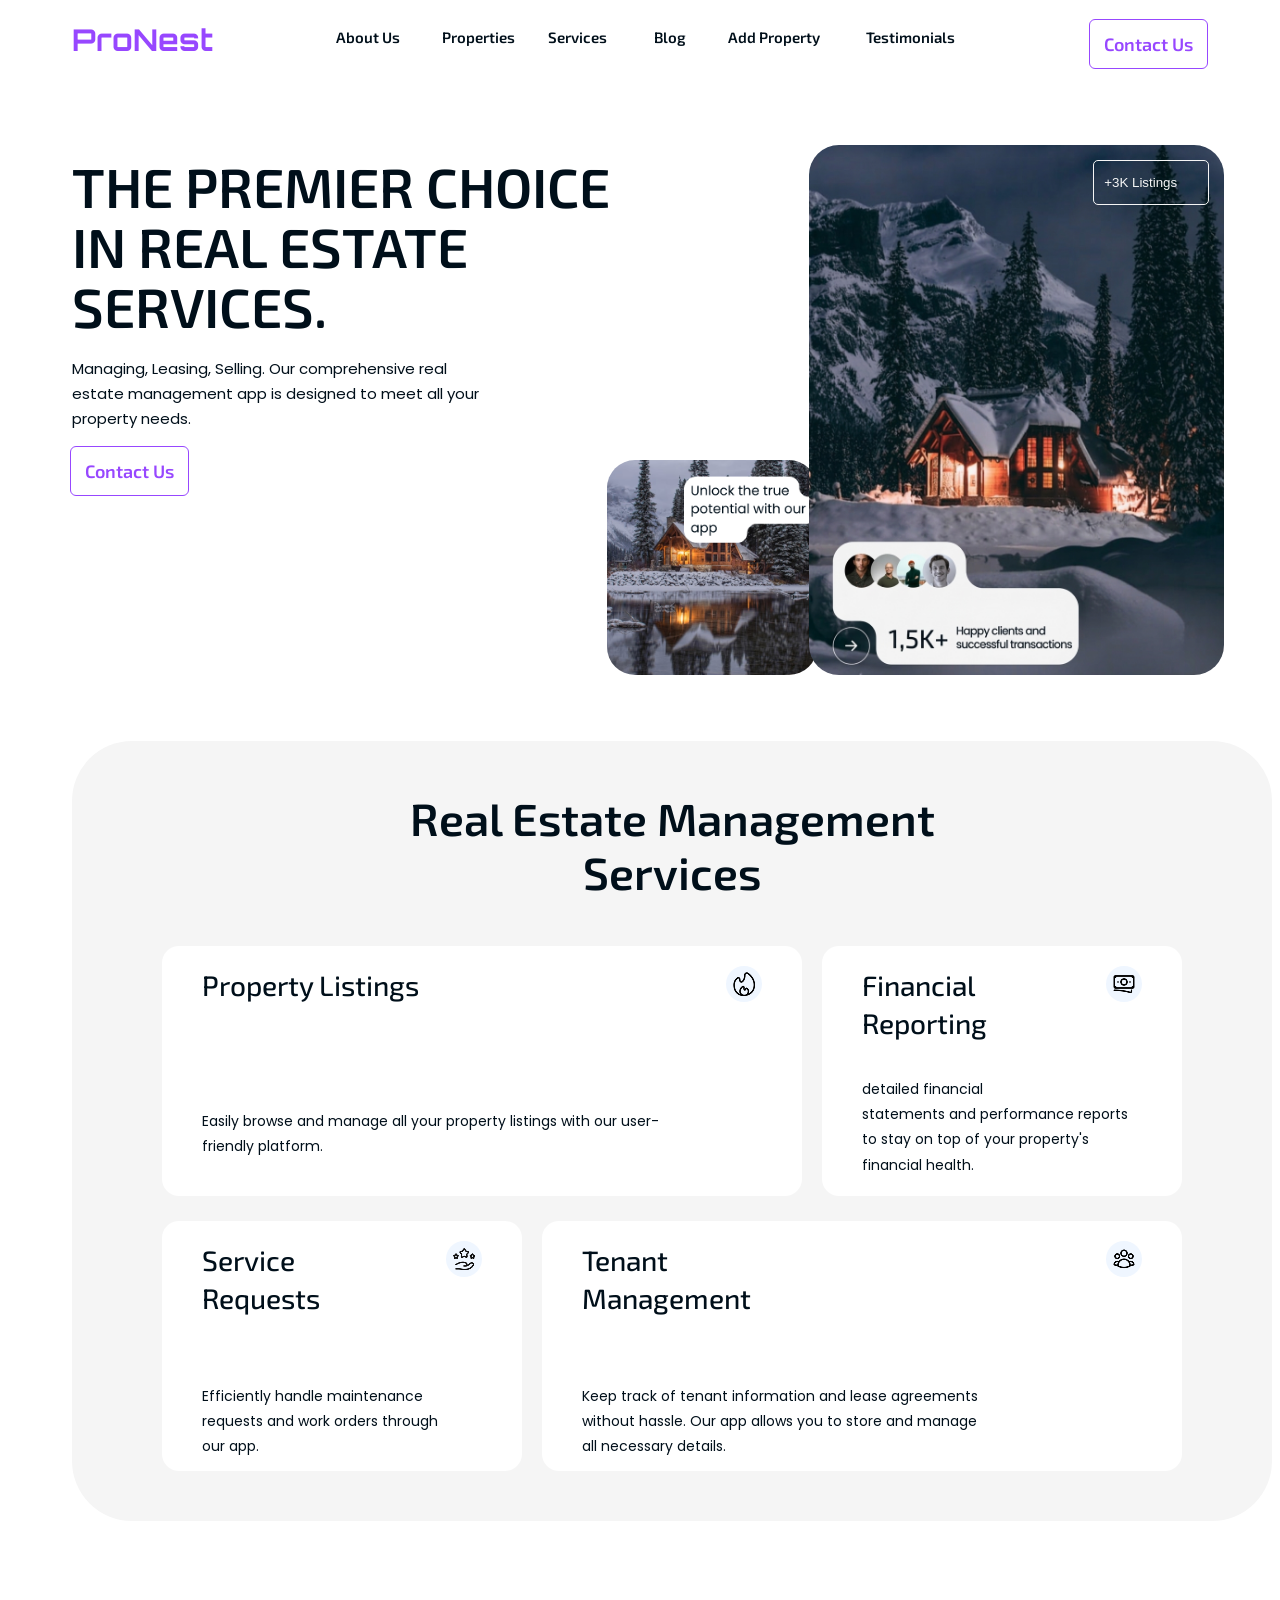
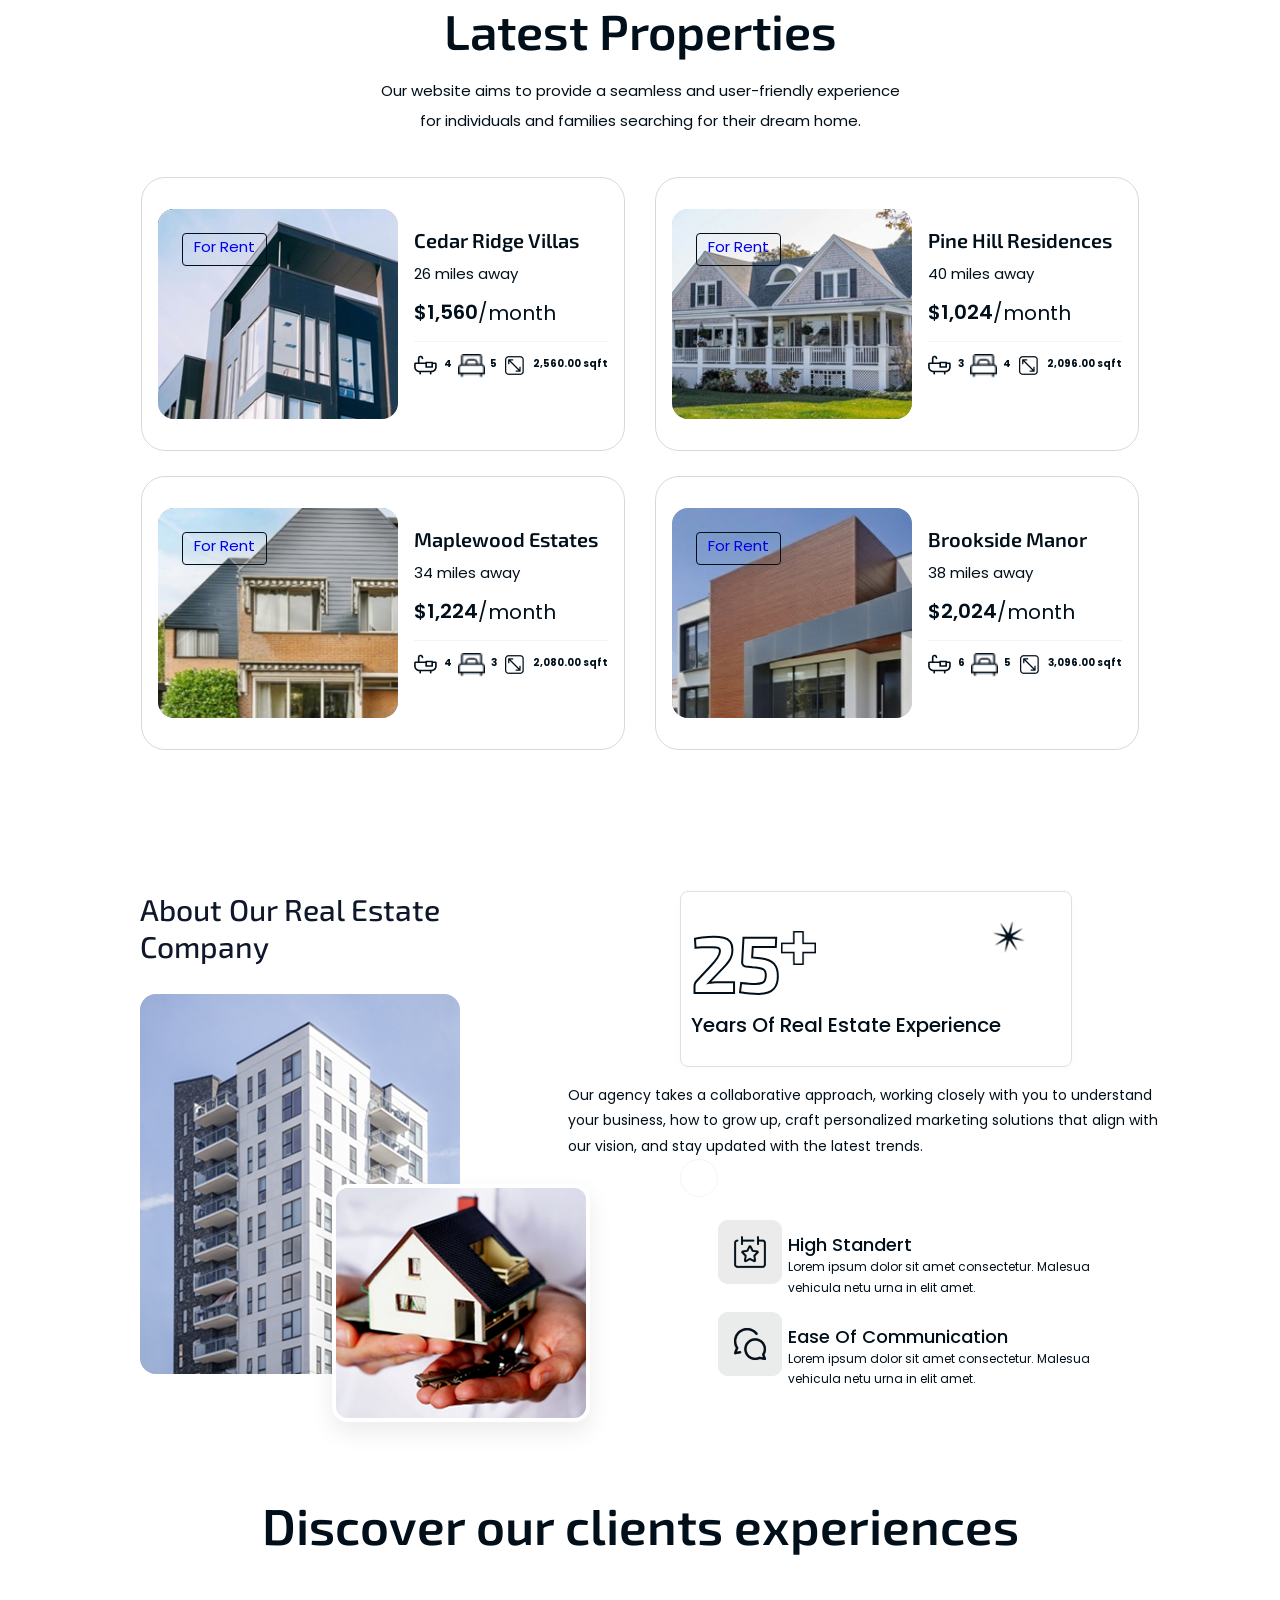
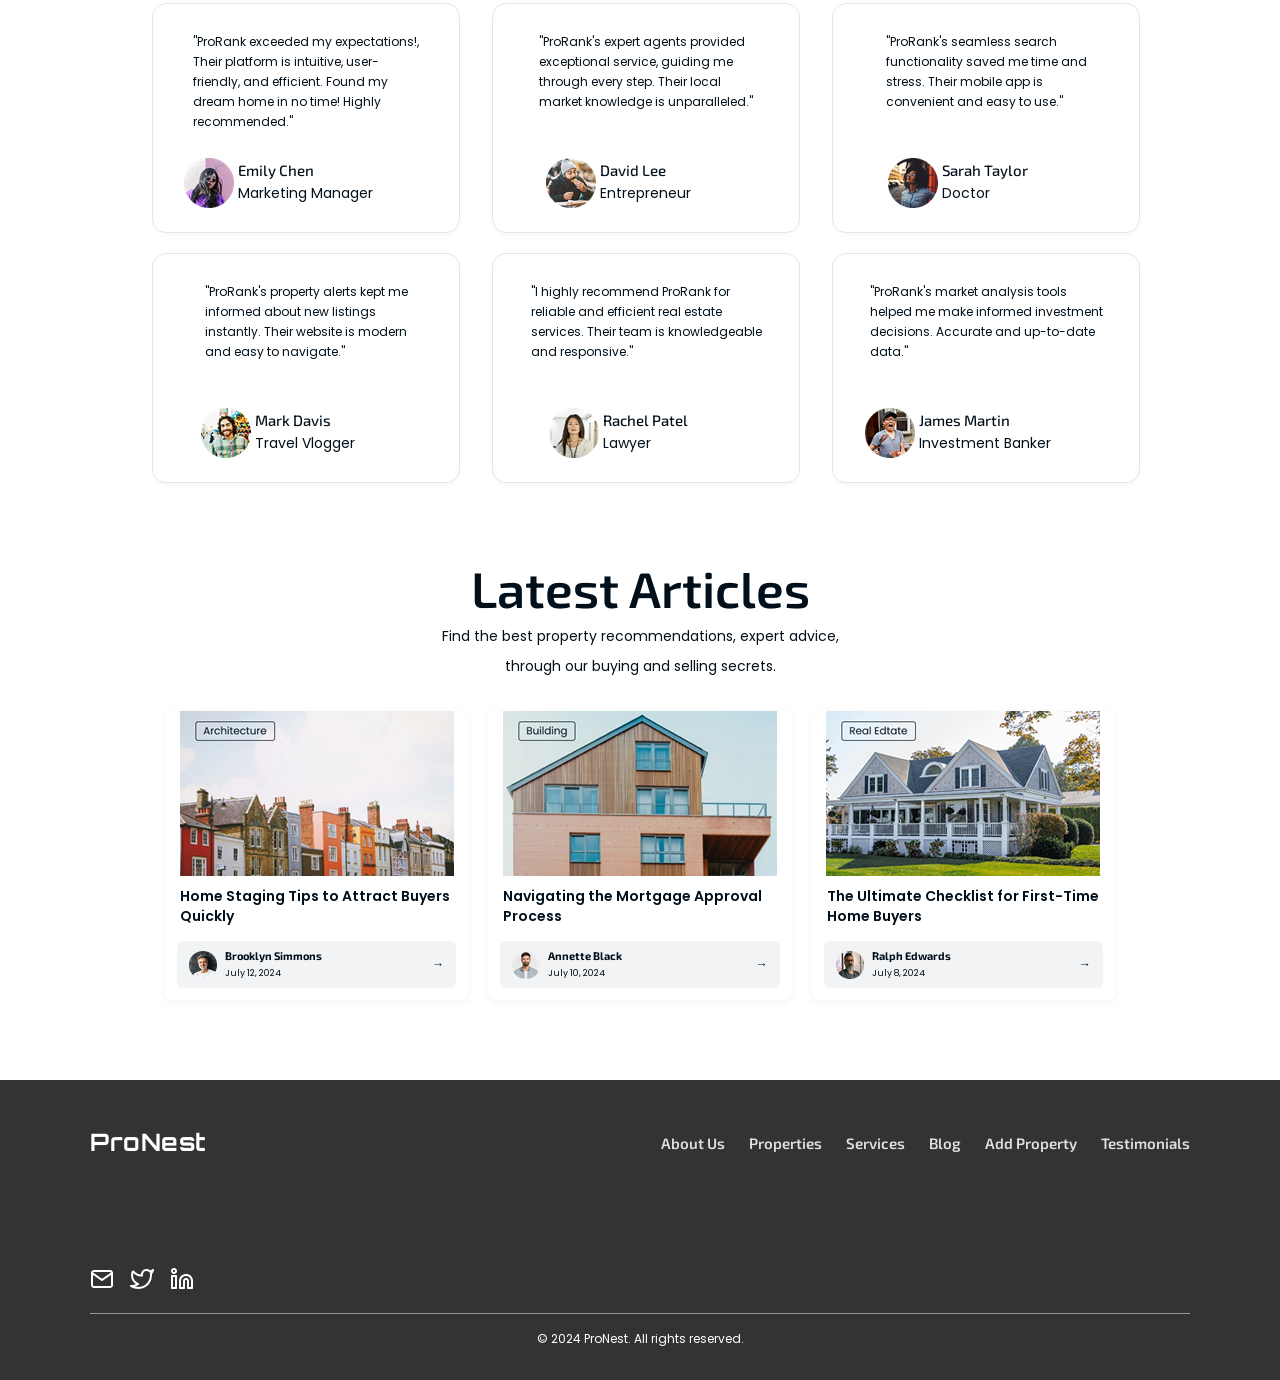
<file: index.html>
<!DOCTYPE html>
<html lang="en">

<head>
  <meta charset="UTF-8">
  <meta name="viewport" content="width=device-width, initial-scale=1.0">
  <title>Real Estate company home page </title>
  <link rel="stylesheet" href="index.css" href="index.js" />
  <link rel="icon" type="image/svg+xml" href="assets/prolog.png"> 
  <link rel="preconnect" href="https://fonts.googleapis.com">
  <link rel="preconnect" href="https://fonts.gstatic.com" crossorigin>
  <link href="https://fonts.googleapis.com/css2?family=Orbitron:wght@400..900&display=swap" rel="stylesheet">
  <link rel="preconnect" href="https://fonts.googleapis.com">
  <link rel="preconnect" href="https://fonts.gstatic.com" crossorigin>
  <link href="https://fonts.googleapis.com/css2?family=Exo+2:ital,wght@0,100..900;1,100..900&display=swap"
    rel="stylesheet">
  <link rel="preconnect" href="https://fonts.googleapis.com">
  <link rel="preconnect" href="https://fonts.gstatic.com" crossorigin>
  <link
    href="https://fonts.googleapis.com/css2?family=Poppins:ital,wght@0,100;0,200;0,300;0,400;0,500;0,600;0,700;0,800;0,900;1,100;1,200;1,300;1,400;1,500;1,600;1,700;1,800;1,900&display=swap"
    rel="stylesheet">
</head>


<body>
  <section>
    <div class="header">
      <div class="logo">ProNest</div>

      <div class="hamburger" onclick="toggleMenu()">
        <div></div>
        <div></div>
        <div></div>
      </div>

      <div class="menu" id="navMenu">
        <div class="nav-links">
          <a href="about.html">About Us</a>
          <a href="Properties.html">Properties</a>
          <a href="Services">Services</a>
          <a href="blogs.htm">Blog</a>
          <a href="add-property"><span class="ad-prop"> Add Property </span></a>
          <a href="testimony.html">Testimonials</a>
        </div>
      </div>
      <div>
        <a href="contact-us.html" class="contact-btn">Contact Us</a>
      </div>
      <script>
        function toggleMenu() {
          var menu = document.getElementById("navMenu");
          menu.classList.toggle("active");
        }
      </script>
  </section>


  <!-- section 2 -->


  <section>
    <div class="hero">
      <div class="hero-text">
        <h2>THE PREMIER CHOICE<br>IN REAL ESTATE<br>SERVICES.</h2>
        <p>
          Managing, Leasing, Selling. Our comprehensive real <br />
          estate management app is designed to meet all your<br />
          property needs.
        </p>
        <a href="#" class="contact-btn">Contact Us</a>
      </div>

      <div class="hero-images">
        <div class="image-box small">
          <img src="assets/imag-w.png" class="small">
        </div>
        <div class="big-house">
          <img src="assets/image-l.jpg" alt="Big House">
          <button class="listing">+3K Listings</button>
        </div>
      </div>
  </section>


  <!-- section 3 -->
  <section class="services-container">
    <h2>Real Estate Management<br>Services</h2>
    <div class="card-row">
      <div class="card card-wide">
        <div class="card-header">
          <h3>Property Listings</h3>
          <div class="icon-place"><img src="assets/fire1.png" /> </div>
        </div>
        <p>Easily browse and manage all your property listings with our user-friendly platform.</p>
      </div>
      <div class="card card-narrow">
        <div class="card-header Generate">
          <h3>Financial<br>Reporting</h3>
          <div class="icon-place"><img src="assets/came.png" /></div>
        </div>
        <span class="fin">
          <p> detailed financial<br />
            statements and performance reports<br />
            to stay on top of your property's<br />
            financial health.</p>
        </span>
      </div>
    </div>

    <div class="card-row">
      <div class="card card-narrow">
        <div class="card-header">
          <h3>Service <br /> Requests</h3>
          <div class="icon-place"><img src="assets/lol2.png" /></div>
        </div>
        <p>Efficiently handle maintenance<br /> requests and work orders through <br /> our app.</p>
      </div>

      <div class="card card-wide">
        <div class="card-header">
          <h3>Tenant Management</h3>
          <div class="icon-place"><img src="assets/lol1.png" /></div>
        </div>
        <p>Keep track of tenant information and lease agreements<br />
          without hassle. Our app allows you to store and manage<br />
          all necessary details.</p>
      </div>
    </div>

  </section>

  <!-- section 4 -->
  <section>
    <div class="properties-container">
      <h2>Latest Properties</h2>
      <p class="expla">
        Our website aims to provide a seamless and user-friendly experience<br>
        for individuals and families searching for their dream home.
      </p>

      <div class="LP-CARDS">
        <div class="carro1">
          <div class="lp-card1">
            <div class="property-card">
              <div class="image-b">
                <img src="assets/img1.jpg" class="image-b" />
                <a href="#" class="rent-tag"><span class="Rtag">For Rent</span></a>
              </div>
              <div class="card-details">
                <h3>Cedar Ridge Villas</h3>
                <p class="distance">26 miles away</p>
                <div class="price">$1,560<span>/</span><span class="p-span">month</span></div>
                <div class="divider"></div>
                <div class="features">
                  <img src="assets/icon1.png" /> <span>4</span>
                  <img src="assets/icon1 (2).png"><span> 5</span>
                  <img src="assets/icon2.png" /> <span>2,560.00 sqft</span>
                </div>
              </div>
            </div>

            <div class="property-card">
              <div class="image-b">
                <img src="assets/img2.jpg" class="image-b" />
                <a href="#" class="rent-tag">
                  <sapn class="Rtag">For Rent</span>
                </a>
              </div>
              <div class="card-details">
                <h3>Maplewood Estates</h3>
                <p class="distance">34 miles away</p>
                <div class="price">$1,224<span>/month</span></div>
                <div class="divider"></div>
                <div class="features">
                  <img src="assets/icon1.png" /><span> 4</span>
                  <img src="assets/icon1 (2).png"><span> 3</span>
                  <img src="assets/icon2.png" /> <span> 2,080.00 sqft</span>
                </div>
              </div>
            </div>
          </div>
        </div>

        <div class="carro2">
          <div class="property-card">
            <div class="image-b">
              <img src="assets/img3.jpg" class="image-b" />
              <a href="#" class="rent-tag"><span class="Rtag">For Rent</span></a>
            </div>
            <div class="card-details">
              <h3>Pine Hill Residences</h3>
              <p class="distance">40 miles away</p>
              <div class="price">$1,024<span>/month</span></div>
              <div class="divider"></div>
              <div class="features">
                <img src=assets/icon1.png /><span> 3</span>
                <img src="assets/icon1 (2).png"><span> 4</span>
                <img src="assets/icon2.png" /><span> 2,096.00 sqft</span>
              </div>
            </div>
          </div>

          <div class="property-card">
            <div class="image-b">
              <img src="assets/img4.jpg" class="image-b" />
              <a href="#" class="rent-tag"><span class="Rtag">For Rent</span></a>
            </div>
            <div class="card-details">
              <h3>Brookside Manor</h3>
              <p class="distance">38 miles away</p>
              <div class="price">$2,024<span>/month</span></div>
              <div class="divider"></div>
              <div class="features">
                <img src=assets/icon1.png /><span> 6</span>
                <img src="assets/icon1 (2).png"><span> 5</span>
                <img src="assets/icon2.png" /><span> 3,096.00 sqft</span>
              </div>
            </div>
          </div>

        </div>
      </div>
    </div>
  </section>

  <!-- section 4 -->
  <section>
    <div class="about-container">
      <div class="about-body">
        <div class="about-o">
          <h2>About Our Real Estate<br /> Company</h2>
          <div class="image-wrapper">
            <div class="img-box img-main">
              <img src="assets/ab img.png">
            </div>

            <div class="img-box img-overlap">
              <img src="assets/ab img2.png" />
            </div>
          </div>
        </div>
        <div class="content-wrapper">
          <div class="experience-badge">
            <div class="badge-top">
              <span class="experience-number">25<sup><img src="assets/plus sighn.png" /></sup></span>
              <div class="star-icon">
                <i class="fa-solid fa-asterisk"><img src="assets/star.png" /></i>
              </div>
            </div>
            <p class="badge-text">Years Of Real Estate Experience</p>
          </div>

          <p class="description-text">
            Our agency takes a collaborative approach, working closely with you to understand<br />
            your business, how to grow up, craft personalized marketing solutions that align with<br />
            our vision, and stay updated with the latest trends.</p>

          <div class="arrow-btn">
            <i class="fa-solid fa-arrow-right-long"></i>
          </div>
          <div class="feature-item">
            <div class="feature-icon">
              <i class="fa-regular fa-bookmark"><img src="assets/abic (1).png" /> </i>
            </div>
            <div class="feature-info">
              <h3>High Standert</h3>
              <p>Lorem ipsum dolor sit amet consectetur. Malesua vehicula netu urna in elit amet.</p>
            </div>
          </div>

          <div class="feature-item">
            <div class="feature-icon">
              <i class="fa-regular fa-comment"> <img src="assets/abic (2).png" /> </i>
            </div>
            <div class="feature-info">
              <h3>Ease Of Communication</h3>
              <p>Lorem ipsum dolor sit amet consectetur. Malesua vehicula netu urna in elit amet.</p>
            </div>
          </div>

        </div>

      </div>

    </div>
  </section>

  <section class="testimonials-section">
    <h2>Discover our clients experiences</h2>
    <div class="testimonials-grid">
      <!-- Card 1 -->
      <div class="testimonial-card">
        <p>"ProRank exceeded my expectations!,<br /> Their platform is intuitive, user-<br />friendly, and efficient.
          Found my <br />dream home in no time! Highly <br />recommended."</p>
        <div class="user-profile">
          <div class="image-placeh">
            <img src="assets/pac1 (7).png" />
          </div>
          <div class="user-details">
            <h4>Emily Chen</h4>
            <span>Marketing Manager</span>
          </div>
        </div>
      </div>

      <!-- Card 2 -->
      <div class="testimonial-card">
        <p>"ProRank's expert agents provided <br />exceptional service, guiding me <br />through every step. Their
          local<br /> market knowledge is unparalleled."</p>
        <div class="user-profile">
          <div class="image-placeh">
            <img src="assets/pac1 (6).png" />
          </div>
          <div class="user-details">
            <h4>David Lee</h4>
            <span>Entrepreneur</span>
          </div>
        </div>
      </div>

      <!-- Card 3 -->
      <div class="testimonial-card">
        <p>"ProRank's seamless search <br />functionality saved me time and <br />stress. Their mobile app is
          <br />convenient and easy to use."
        </p>
        <div class="user-profile">
          <div class="image-placeh">
            <img src="assets/pac1 (5).png" />
          </div>
          <div class="user-details">
            <h4>Sarah Taylor</h4>
            <span>Doctor</span>
          </div>
        </div>
      </div>

      <!-- Card 4 -->
      <div class="testimonial-card">
        <p>"ProRank's property alerts kept me <br>informed about new listings <br />instantly. Their website is modern
          <br />and easy to navigate."
        </p>
        <div class="user-profile">
          <div class="image-placeh">
            <img src="assets/pac1 (4).png" />
          </div>
          <div class="user-details">
            <h4>Mark Davis</h4>
            <span>Travel Vlogger</span>
          </div>
        </div>
      </div>

      <!-- Card 5 -->
      <div class="testimonial-card">
        <p>"I highly recommend ProRank for<br /> reliable and efficient real estate<br /> services. Their team is
          knowledgeable <br />and responsive."</p>
        <div class="user-profile">
          <div class="image-placeh">
            <img src="assets/pac1 (3).png" />
          </div>
          <div class="user-details">
            <h4>Rachel Patel</h4>
            <span>Lawyer</span>
          </div>
        </div>
      </div>

      <!-- Card 6 -->
      <div class="testimonial-card">
        <p>"ProRank's market analysis tools <br />helped me make informed investment<br /> decisions. Accurate and
          up-to-date<br /> data."</p>
        <div class="user-profile">
          <div class="image-placeh">
            <img src="assets/pac1 (2).png" />
          </div>
          <div class="user-details">
            <h4>James Martin</h4>
            <span>Investment Banker</span>
          </div>
        </div>
      </div>

    </div>
  </section>

  <section class="artsec-wrapper">
    <div class="artsec-main-box">
      <div class="artsec-head-area">
        <h1 class="artsec-head-title">Latest Articles</h1>
        <p class="artsec-head-subtext">Find the best property recommendations, expert advice,<br>through our buying
          and selling secrets.</p>
      </div>

      <div class="artsec-grid-holder">

        <div class="artsec-post-block">
          <div>
            <div class="artsec-media-frame">
              <img src="assets/article (3).png" />
            </div>
            <div class="artsec-heading-text">Home Staging Tips to Attract Buyers Quickly</div>
          </div>
          <div class="artsec-author-bar">
            <div class="artsec-user-meta">
              <div class="artsec-avatar-frame"><img src="assets/article (1).png"> </div>
              <div class="artsec-user-text">
                <h4>Brooklyn Simmons</h4>
                <span>July 12, 2024</span>
              </div>
            </div>
            <span class="artsec-next-pointer">&#8594;</span>
          </div>
        </div>

        <div class="artsec-post-block">
          <div>
            <div class="artsec-media-frame">
              <img src="assets/article (2).png" />
            </div>
            <div class="artsec-heading-text">Navigating the Mortgage Approval Process</div>
          </div>
          <div class="artsec-author-bar">
            <div class="artsec-user-meta">
              <div class="artsec-avatar-frame"><img src="assets/article (5).png" /> </div>
              <div class="artsec-user-text">
                <h4>Annette Black</h4>
                <span>July 10, 2024</span>
              </div>
            </div>
            <span class="artsec-next-pointer">&#8594;</span>
          </div>
        </div>

        <div class="artsec-post-block">
          <div>
            <div class="artsec-media-frame">
              <img src="assets/article (4).png" />
            </div>
            <div class="artsec-heading-text">The Ultimate Checklist for First-Time Home Buyers</div>
          </div>
          <div class="artsec-author-bar">
            <div class="artsec-user-meta">
              <div class="artsec-avatar-frame"><img src="assets/article (6).png" /></div>
              <div class="artsec-user-text">
                <h4>Ralph Edwards</h4>
                <span>July 8, 2024</span>
              </div>
            </div>
            <span class="artsec-next-pointer">&#8594;</span>
          </div>
        </div>

      </div>

    </div>
    </div>
  </section>
  <footer class="site-footer">
    <div class="footer-container">
      <div class="footer-top">
        <div class="footer-brand">
          <a href="#" class="logo">ProNest</a>
        </div>
        <nav class="footer-nav">
          <a href="about.html">About Us</a>
          <a href="Properties.html">Properties</a>
          <a href="Services.html">Services</a>
          <a href="blogs.htm">Blog</a>
          <a href="add-property.html">Add Property</a>
          <a href="testimony.html">Testimonials</a>
        </nav>
      </div>

      <div class="footer-socials">
        <a href="#" aria-label="Email"><i class="fa-regular fa-envelope"><img src="assets/socia icon (1).png" /></i></a>
        <a href="#" aria-label="Twitter"><i class="fa-brands fa-twitter"><img src="assets/socia icon (2).png" />
          </i></a>
        <a href="#" aria-label="LinkedIn"><i class="fa-brands fa-linkedin-in"><img src="assets/socia icon (3).png" />
          </i></a>
      </div>
      <hr class="footer-divider" />
      <div class="footer-bottom">
        <p>&copy; 2024 ProNest. All rights reserved.</p>
      </div>

    </div>
  </footer>

</html>
</body>
</file>
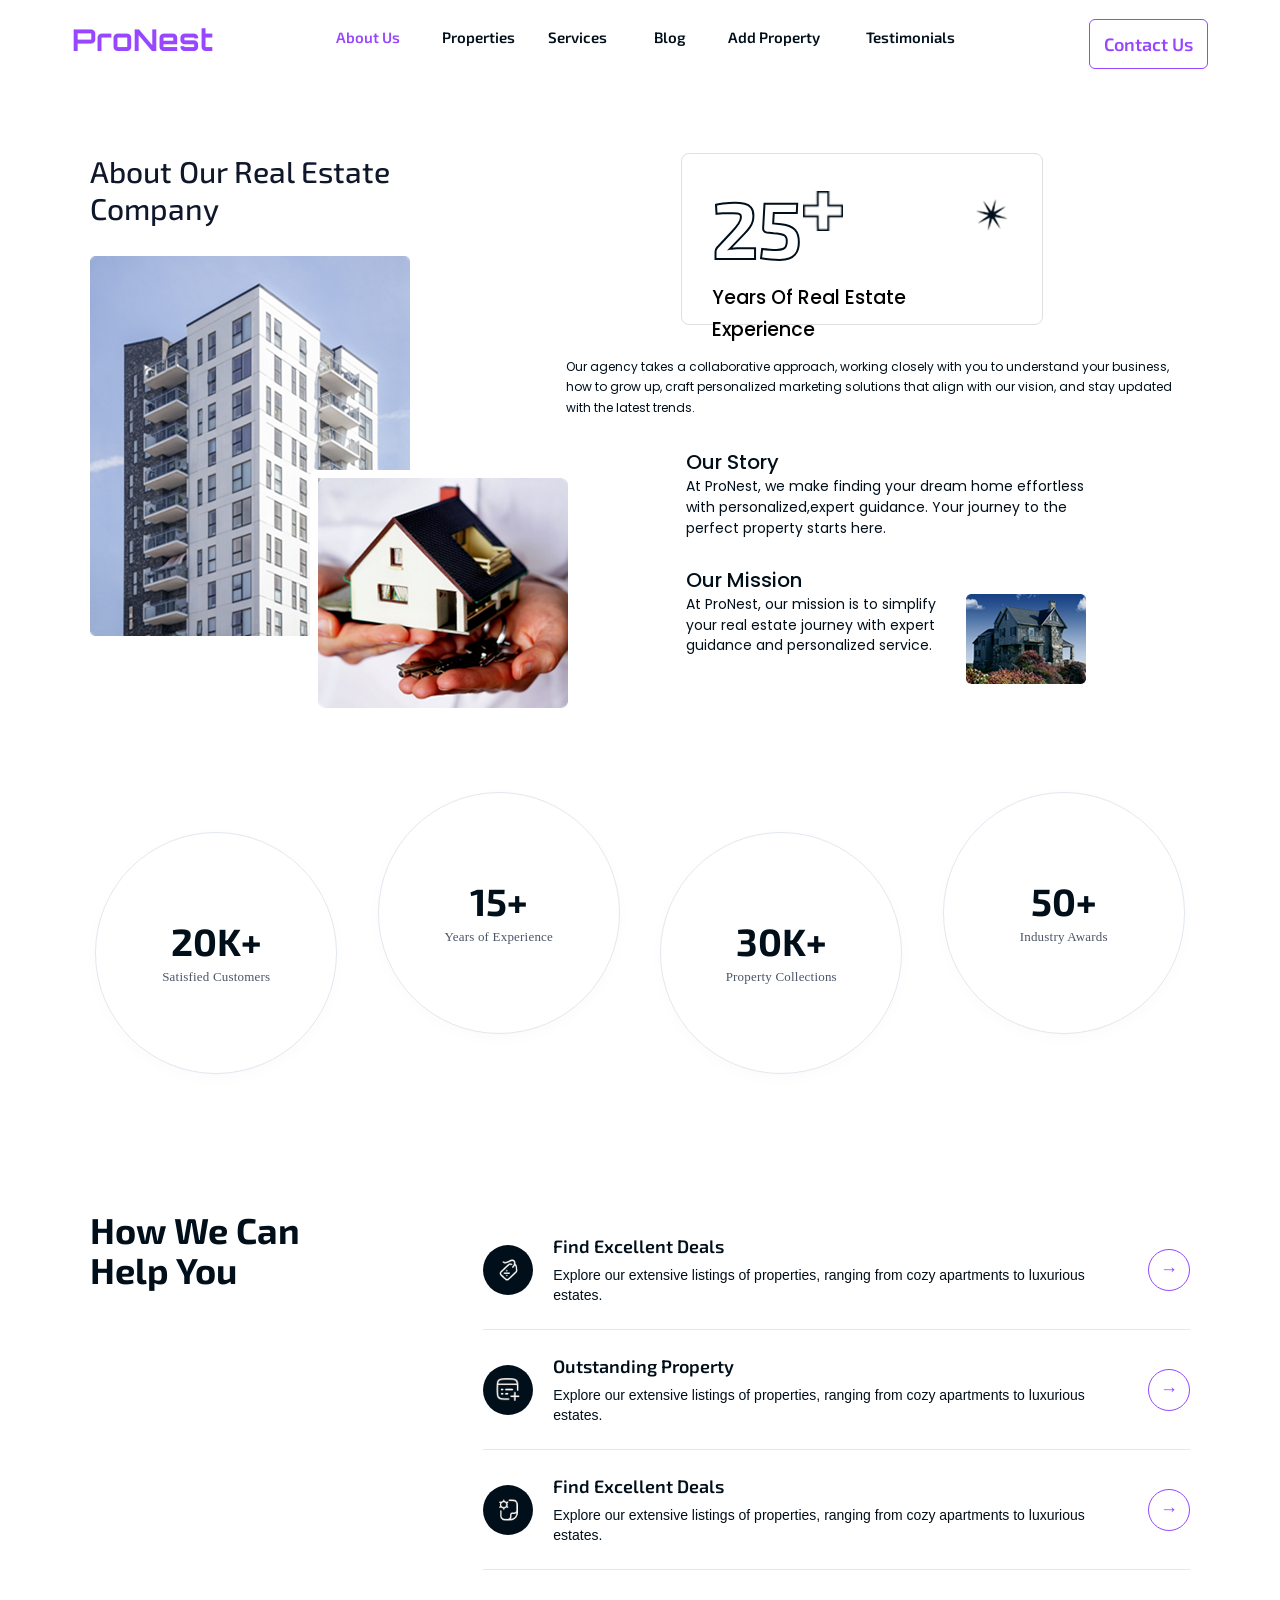
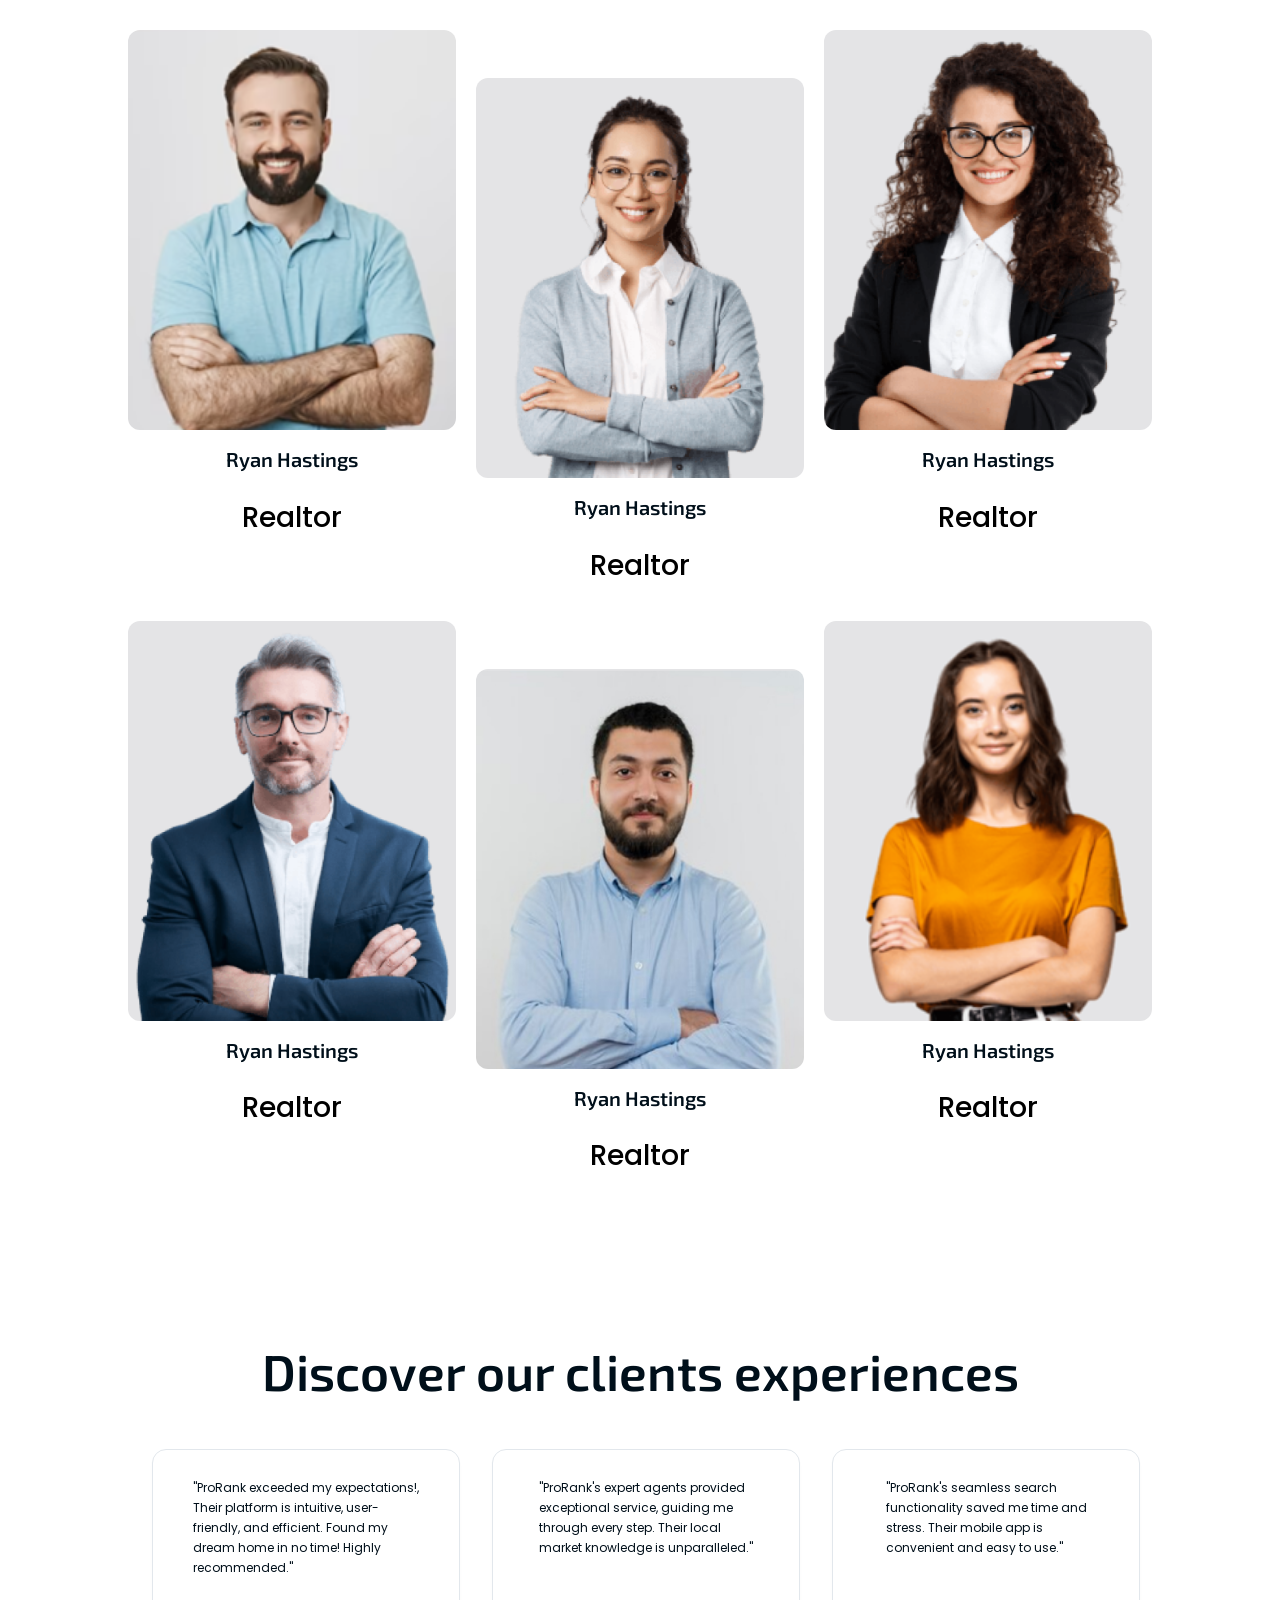
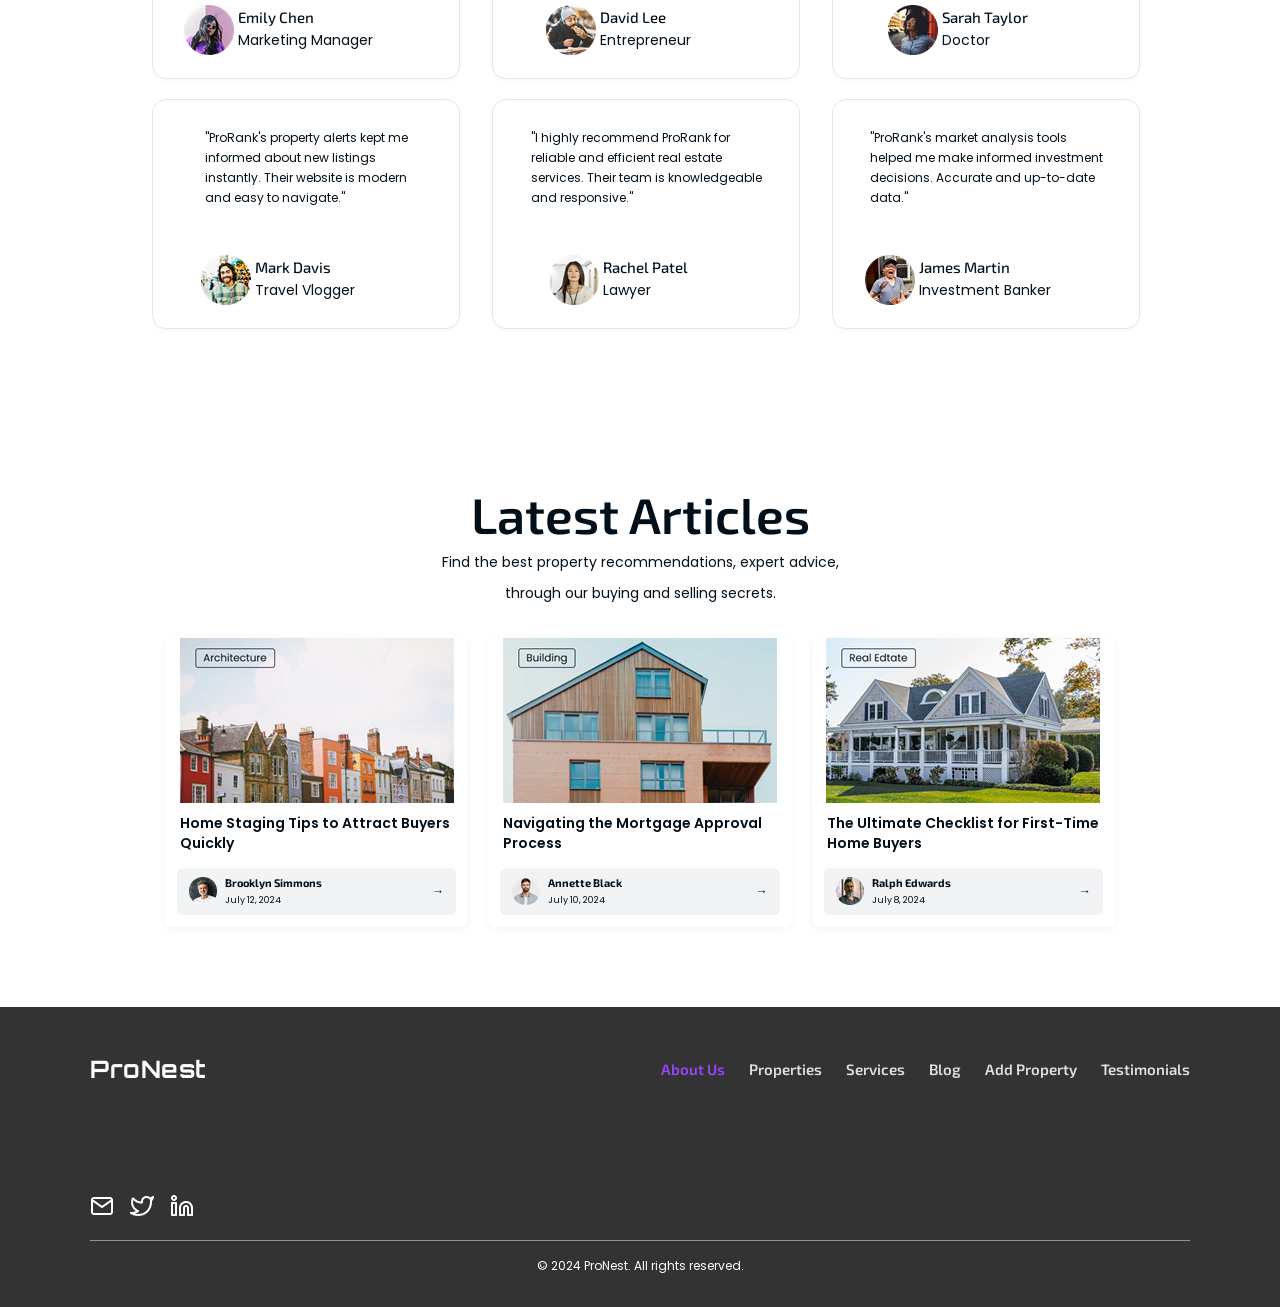
<file: about.html>
<!DOCTYPE html>
<html lang="en">

<head>
  <meta charset="UTF-8">
  <meta name="viewport" content="width=device-width, initial-scale=1.0">
  <title>About Our Real Estate Company</title>
  <link rel="stylesheet" href="about.css" href="about.js" />
  <link rel="icon" type="image/svg+xml" href="assets/prolog.png">
  <link rel="preconnect" href="https://fonts.googleapis.com">
  <link rel="preconnect" href="https://fonts.gstatic.com" crossorigin>
  <link href="https://fonts.googleapis.com/css2?family=Orbitron:wght@400..900&display=swap" rel="stylesheet">
  <link rel="preconnect" href="https://fonts.googleapis.com">
  <link rel="preconnect" href="https://fonts.gstatic.com" crossorigin>
  <link href="https://fonts.googleapis.com/css2?family=Exo+2:ital,wght@0,100..900;1,100..900&display=swap"
    rel="stylesheet">
  <link rel="preconnect" href="https://fonts.googleapis.com">
  <link rel="preconnect" href="https://fonts.gstatic.com" crossorigin>
  <link
    href="https://fonts.googleapis.com/css2?family=Poppins:ital,wght@0,100;0,200;0,300;0,400;0,500;0,600;0,700;0,800;0,900;1,100;1,200;1,300;1,400;1,500;1,600;1,700;1,800;1,900&display=swap"
    rel="stylesheet">
</head>

<body>
  <section>
    <div class="header">
      <div class="logo">ProNest</div>

      <div class="hamburger" onclick="toggleMenu()">
        <div></div>
        <div></div>
        <div></div>
      </div>

      <div class="menu" id="navMenu">
        <div class="nav-links">
          <a href="about.html"><span class="bat"> About Us </span></a>
          <a href="Properties.html">Properties</a>
          <a href="Services.html">Services</a>
          <a href="blogs.htm">Blog</a>
          <a href="add-property.html"><span class="ad-prop"> Add Property </span></a>
          <a href="testimony.html">Testimonials</a>
        </div>
      </div>
      <div>
        <a href="contact-us.html" class="contact-btn">Contact Us</a>
      </div>
      <script>
        function toggleMenu() {
          var menu = document.getElementById("navMenu");
          menu.classList.toggle("active");
        }
      </script>
  </section>

  <section>
    <div class="about">
      <div class="left">
        <h1>About Our Real Estate Company</h1>

        <div class="photos">
          <div class="photo-big"><img src="assets/ab img.png" /></div>
          <div class="photo-small"><img src="assets/ab img2.png" /></div>
        </div>
      </div>
      <div class="right">

        <div class="stat">
          <div class="sta">
            <p class="number">25 <sup><img src="assets/plus sighn.png" class="plu"/> </sup></p>
            <img src="assets/star.png" />
          </div>
          <p class="label">Years Of Real Estate Experience</p>
        </div>

        <p class="intro">
          Our agency takes a collaborative approach, working closely with you to understand
          your business, how to grow up, craft personalized marketing solutions that align
          with our vision, and stay updated with the latest trends.
        </p>
        <div class="blocks">
          <div class="block">
            <h2>Our Story</h2>
            <p>
              At ProNest, we make finding your dream home effortless <br />
              with personalized,expert guidance. Your journey to the <br />
              perfect property starts here.
            </p>
          </div>

          <div class="block">
            <div>
              <h2>Our Mission</h2>
              <div class="p-group">
                <p>
                  At ProNest, our mission is to simplify your real estate journey with expert
                  guidance and personalized service.
                </p>

                <!-- Put your small house photo here -->
                <div class="photo-thumb"><img src="assets/fram.png"/> </div>
              </div>
            </div>
          </div>

        </div>
      </div>
    </div>
  </section>


  <!-- section 3 -->
  <section>
    <div class="stats-container">

      <div class="stat-circle offset-down">
        <h2 class="stat-number">20K+</h2>
        <p class="stat-label">Satisfied Customers</p>
      </div>

      <div class="stat-circle offset-up">
        <h2 class="stat-number">15+</h2>
        <p class="stat-label">Years of Experience</p>
      </div>

      <div class="stat-circle offset-down">
        <h2 class="stat-number">30K+</h2>
        <p class="stat-label">Property Collections</p>
      </div>

      <div class="stat-circle offset-up">
        <h2 class="stat-number">50+</h2>
        <p class="stat-label">Industry Awards</p>
      </div>

    </div>
  </section>

  <section class="help-section">
    <div class="container">
      <div class="heading-box">
        <h2>How We Can<br>Help You</h2>
      </div>
      <div class="services-list">
        <div class="service-item">
          <div class="icon-box">
            <img src="assets/ic(3).png" alt="Icon 1" />
          </div>
          <div class="text-content">
            <h3>Find Excellent Deals</h3>
            <p>Explore our extensive listings of properties, ranging from cozy apartments to luxurious estates.</p>
          </div>
          <div class="arrow-box">
            <span>&rarr;</span>
          </div>
        </div>

        <!-- Item 2 -->
        <div class="service-item">
          <div class="icon-box">
            <img src="assets/ic (1).png" alt="Icon 2" />
          </div>
          <div class="text-content">
            <h3>Outstanding Property</h3>
            <p>Explore our extensive listings of properties, ranging from cozy apartments to luxurious estates.</p>
          </div>
          <div class="arrow-box">
            <span>&rarr;</span>
          </div>
        </div>

        <!-- Item 3 -->
        <div class="service-item">
          <div class="icon-box">
            <img src="assets/ic (2).png" alt="Icon 3" />
          </div>
          <div class="text-content">
            <h3>Find Excellent Deals</h3>
            <p>Explore our extensive listings of properties, ranging from cozy apartments to luxurious estates.</p>
          </div>
          <div class="arrow-box">
            <span>&rarr;</span>
          </div>
        </div>
      </div>
    </div>

  </section>
  <section class="team-section">
    <div class="team-grid">

      <div class="team-card">
        <div class="img-box">
          <img src="assets/fram (1).png" alt="Ryan Hastings">
        </div>
        <h3>Ryan Hastings</h3>
        <p>Realtor</p>
      </div>

      <div class="team-card">
        <div class="img-box down">
          <img src="assets/Frame (6).png" alt="Ryan Hastings">
        </div>
        <h3>Ryan Hastings</h3>
        <p>Realtor</p>
      </div>

      <div class="team-card">
        <div class="img-box">
          <img src="assets/fram (2).png" alt="Ryan Hastings" />
        </div>
        <h3>Ryan Hastings</h3>
        <p>Realtor</p>
      </div>

      <!-- Card 4 -->
      <div class="team-card">
        <div class="img-box">
          <img src="assets/fram (3).png" alt="Ryan Hastings" />
        </div>
        <h3>Ryan Hastings</h3>
        <p>Realtor</p>
      </div>

      <div class="team-card">
        <div class="img-box down">
          <img src="assets/fram (4).png" alt="Ryan Hastings" />
        </div>
        <h3>Ryan Hastings</h3>
        <p>Realtor</p>
      </div>

      <div class="team-card">
        <div class="img-box">
          <img src="assets/fram (5).png" alt="Ryan Hastings" />
        </div>
        <h3>Ryan Hastings</h3>
        <p>Realtor</p>
      </div>

    </div>
  </section>
  <section class="testimonials-section">
    <h2>Discover our clients experiences</h2>
    <div class="testimonials-grid">
      <div class="testimonial-card">
        <p>"ProRank exceeded my expectations!,<br /> Their platform is intuitive, user-<br />friendly, and efficient.
          Found my <br />dream home in no time! Highly <br />recommended."</p>
        <div class="user-profile">
          <div class="image-placeh">
            <img src="assets/pac1 (7).png" />
          </div>
          <div class="user-details">
            <h4>Emily Chen</h4>
            <span>Marketing Manager</span>
          </div>
        </div>
      </div>

      <div class="testimonial-card">
        <p>"ProRank's expert agents provided <br />exceptional service, guiding me <br />through every step. Their
          local<br /> market knowledge is unparalleled."</p>
        <div class="user-profile">
          <div class="image-placeh">
            <img src="assets/pac1 (6).png" />
          </div>
          <div class="user-details">
            <h4>David Lee</h4>
            <span>Entrepreneur</span>
          </div>
        </div>
      </div>

      <div class="testimonial-card">
        <p>"ProRank's seamless search <br />functionality saved me time and <br />stress. Their mobile app is
          <br />convenient and easy to use."
        </p>
        <div class="user-profile">
          <div class="image-placeh">
            <img src="assets/pac1 (5).png" />
          </div>
          <div class="user-details">
            <h4>Sarah Taylor</h4>
            <span>Doctor</span>
          </div>
        </div>
      </div>

      <div class="testimonial-card">
        <p>"ProRank's property alerts kept me <br>informed about new listings <br />instantly. Their website is modern
          <br />and easy to navigate."
        </p>
        <div class="user-profile">
          <div class="image-placeh">
            <img src="assets/pac1 (4).png" />
          </div>
          <div class="user-details">
            <h4>Mark Davis</h4>
            <span>Travel Vlogger</span>
          </div>
        </div>
      </div>

      <div class="testimonial-card">
        <p>"I highly recommend ProRank for<br /> reliable and efficient real estate<br /> services. Their team is
          knowledgeable <br />and responsive."</p>
        <div class="user-profile">
          <div class="image-placeh">
            <img src="assets/pac1 (3).png" />
          </div>
          <div class="user-details">
            <h4>Rachel Patel</h4>
            <span>Lawyer</span>
          </div>
        </div>
      </div>

      <div class="testimonial-card">
        <p>"ProRank's market analysis tools <br />helped me make informed investment<br /> decisions. Accurate and
          up-to-date<br /> data."</p>
        <div class="user-profile">
          <div class="image-placeh">
            <img src="assets/pac1 (2).png" />
          </div>
          <div class="user-details">
            <h4>James Martin</h4>
            <span>Investment Banker</span>
          </div>
        </div>
      </div>

    </div>
  </section>

  <section class="artsec-wrapper">
    <div class="artsec-main-box">
      <div class="artsec-head-area">
        <h1 class="artsec-head-title">Latest Articles</h1>
        <p class="artsec-head-subtext">Find the best property recommendations, expert advice,<br>through our buying
          and selling secrets.</p>
      </div>
      <div class="artsec-grid-holder">
        <div class="artsec-post-block">
          <div>
            <div class="artsec-media-frame">
              <img src="assets/article (3).png" />
            </div>
            <div class="artsec-heading-text">Home Staging Tips to Attract Buyers Quickly</div>
          </div>
          <div class="artsec-author-bar">
            <div class="artsec-user-meta">
              <div class="artsec-avatar-frame"><img src="assets/article (1).png"> </div>
              <div class="artsec-user-text">
                <h4>Brooklyn Simmons</h4>
                <span>July 12, 2024</span>
              </div>
            </div>
            <span class="artsec-next-pointer">&#8594;</span>
          </div>
        </div>

        <div class="artsec-post-block">
          <div>
            <div class="artsec-media-frame">
              <img src="assets/article (2).png" />
            </div>
            <div class="artsec-heading-text">Navigating the Mortgage Approval Process</div>
          </div>
          <div class="artsec-author-bar">
            <div class="artsec-user-meta">
              <div class="artsec-avatar-frame"><img src="assets/article (5).png" /> </div>
              <div class="artsec-user-text">
                <h4>Annette Black</h4>
                <span>July 10, 2024</span>
              </div>
            </div>
            <span class="artsec-next-pointer">&#8594;</span>
          </div>
        </div>

        <div class="artsec-post-block">
          <div>
            <div class="artsec-media-frame">
              <img src="assets/article (4).png" />
            </div>
            <div class="artsec-heading-text">The Ultimate Checklist for First-Time Home Buyers</div>
          </div>
          <div class="artsec-author-bar">
            <div class="artsec-user-meta">
              <div class="artsec-avatar-frame"><img src="assets/article (6).png" /></div>
              <div class="artsec-user-text">
                <h4>Ralph Edwards</h4>
                <span>July 8, 2024</span>
              </div>
            </div>
            <span class="artsec-next-pointer">&#8594;</span>
          </div>
        </div>
      </div>
    </div>
    </div>
  </section>
  <footer class="site-footer">
    <div class="footer-container">
      <div class="footer-top">
        <div class="footer-brand">
          <a href="#" class="logo">ProNest</a>
        </div>
        <nav class="footer-nav">
          <a href="about.html"><span class="bat">About Us</span></a>
          <a href="Properties.html">Properties</a>
          <a href="Services.html">Services</a>
          <a href="blogs.htm">Blog</a>
          <a href="add-property.html">Add Property</a>
          <a href="testimony.html">Testimonials</a>
        </nav>
      </div>

      <div class="footer-socials">
        <a href="#" aria-label="Email"><i class="fa-regular fa-envelope"><img src="assets/socia icon (1).png"  /></i></a>
        <a href="#" aria-label="Twitter"><i class="fa-brands fa-twitter"><img src="assets/socia icon (2).png"  /> </i></a>
        <a href="#" aria-label="LinkedIn"><i class="fa-brands fa-linkedin-in"><img src="assets/socia icon (3).png"/>   </i></a>
      </div>
      <hr class="footer-divider" />
      <div class="footer-bottom">
        <p>&copy; 2024 ProNest. All rights reserved.</p>
      </div>

    </div>
  </footer>

</body>
</html>
</file>
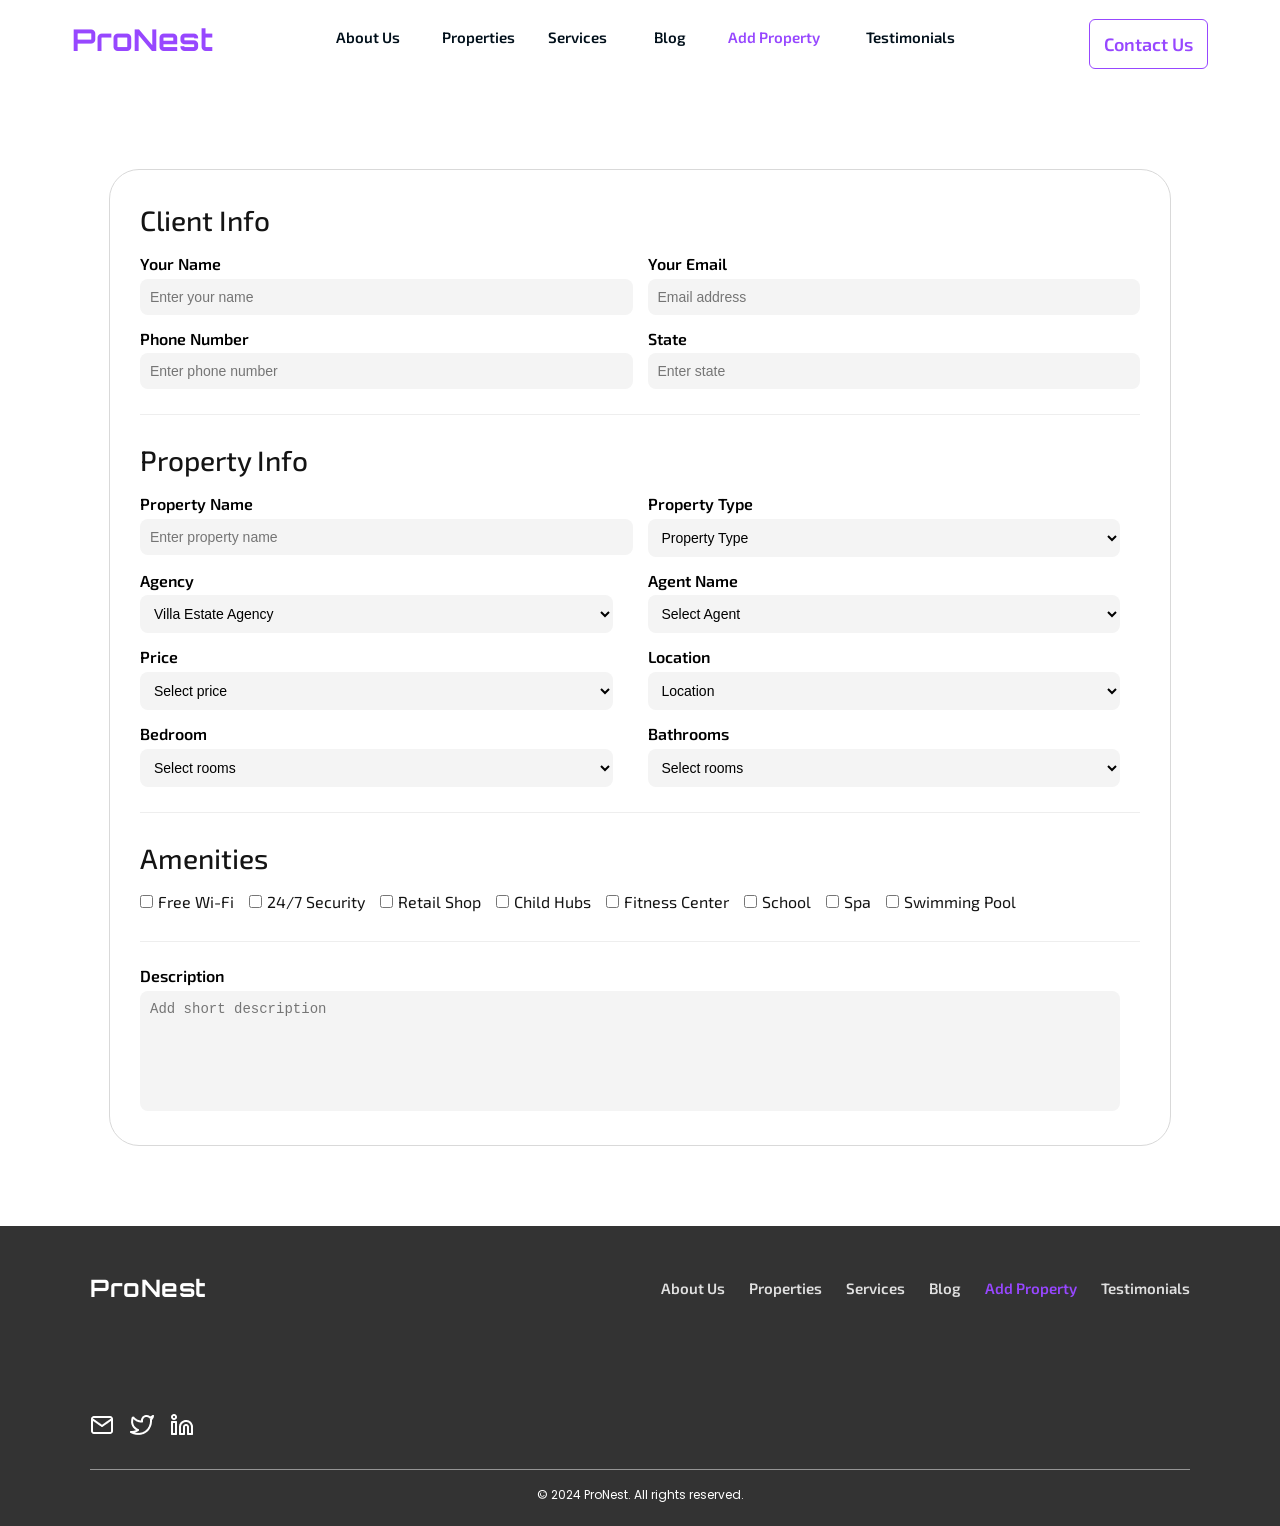
<file: add-property.html>
<!DOCTYPE html>
<html lang="en">

<head>
  <meta charset="UTF-8">
  <meta name="viewport" content="width=device-width, initial-scale=1.0">
  <title> Add Properties Real Estate </title>
  <link rel="stylesheet" href="add-property.css"  />
  <link rel="icon" type="image/svg+xml" href="assets/prolog.png">
  <link rel="icon" type="image/svg+xml" href="assets/prolog.png">
  <link rel="preconnect" href="https://fonts.googleapis.com">
  <link rel="preconnect" href="https://fonts.gstatic.com" crossorigin>
  <link href="https://fonts.googleapis.com/css2?family=Orbitron:wght@400..900&display=swap" rel="stylesheet">
  <link rel="preconnect" href="https://fonts.googleapis.com">
  <link rel="preconnect" href="https://fonts.gstatic.com" crossorigin>
  <link href="https://fonts.googleapis.com/css2?family=Exo+2:ital,wght@0,100..900;1,100..900&display=swap"
    rel="stylesheet">
  <link rel="preconnect" href="https://fonts.googleapis.com">
  <link rel="preconnect" href="https://fonts.gstatic.com" crossorigin>
  <link
    href="https://fonts.googleapis.com/css2?family=Poppins:ital,wght@0,100;0,200;0,300;0,400;0,500;0,600;0,700;0,800;0,900;1,100;1,200;1,300;1,400;1,500;1,600;1,700;1,800;1,900&display=swap"
    rel="stylesheet">
</head>


<body>
  <section>
    <div class="header">
      <div class="logo">ProNest</div>

      <div class="hamburger" onclick="toggleMenu()">
        <div></div>
        <div></div>
        <div></div>
      </div>

      <div class="menu" id="navMenu">
        <div class="nav-links">
          <a href="about.html">About Us</a>
          <a href="Properties.html">Properties</a>
          <a href="Services.html">Services</a>
          <a href="blogs.htm">Blog</a>
          <a href="add-property.html"><span class="ad-prop"> Add Property </span></a>
          <a href="testimony.html">Testimonials</a>
        </div>
      </div>
      <div>
        <a href="contact-us.html" class="contact-btn">Contact Us</a>
      </div>
      <script>
        function toggleMenu() {
          var menu = document.getElementById("navMenu");
          menu.classList.toggle("active");
        }
      </script>
  </section>

  <section>
    <form class="form-box">
    <h3>Client Info</h3>
    <div class="row">
      <div class="field">
        <label>Your Name</label>
        <input type="text" placeholder="Enter your name">
      </div>
      <div class="field">
        <label>Your Email</label>
        <input type="email" placeholder="Email address">
      </div>
    </div>

    <div class="row">
      <div class="field">
        <label>Phone Number</label>
        <input type="text" placeholder="Enter phone number">
      </div>
      <div class="field">
        <label>State</label>
        <input type="text" placeholder="Enter state">
      </div>
    </div>

    <hr>

    <!-- PROPERTY INFO -->
    <h3>Property Info</h3>

    <div class="row">
      <div class="field">
        <label>Property Name</label>
        <input type="text" placeholder="Enter property name">
      </div>
      <div class="field">
        <label>Property Type</label>
        <select>
          <option>Property Type</option>
          <option>House</option>
          <option>Apartment</option>
          <option>Land</option>
        </select>
      </div>
    </div>

    <div class="row">
      <div class="field">
        <label>Agency</label>
        <select>
          <option>Villa Estate Agency</option>
          <option>Prime Homes</option>
        </select>
      </div>
      <div class="field">
        <label>Agent Name</label>
        <select>
          <option>Select Agent</option>
          <option>Agent One</option>
          <option>Agent Two</option>
        </select>
      </div>
    </div>

    <div class="row">
      <div class="field">
        <label>Price</label>
        <select>
          <option>Select price</option>
          <option>Below 50,000</option>
          <option>50,000 - 100,000</option>
          <option>Above 100,000</option>
        </select>
      </div>
      <div class="field">
        <label>Location</label>
        <select>
          <option>Location</option>
          <option>Ilorin</option>
          <option>Lagos</option>
          <option>Abuja</option>
        </select>
      </div>
    </div>

    <div class="row">
      <div class="field">
        <label>Bedroom</label>
        <select>
          <option>Select rooms</option>
          <option>1</option>
          <option>2</option>
          <option>3</option>
        </select>
      </div>
      <div class="field">
        <label>Bathrooms</label>
        <select>
          <option>Select rooms</option>
          <option>1</option>
          <option>2</option>
          <option>3</option>
        </select>
      </div>
    </div>

    <hr>

    <h3>Amenities</h3>
    <div class="amenities">
      <label><input type="checkbox"> Free Wi-Fi</label>
      <label><input type="checkbox"> 24/7 Security</label>
      <label><input type="checkbox"> Retail Shop</label>
      <label><input type="checkbox"> Child Hubs</label>
      <label><input type="checkbox"> Fitness Center</label>
      <label><input type="checkbox"> School</label>
      <label><input type="checkbox"> Spa</label>
      <label><input type="checkbox"> Swimming Pool</label>
    </div>

    <hr>

    <!-- DESCRIPTION -->
    <div class="field">
      <label>Description</label>
      <textarea placeholder="Add short description"></textarea>
    </div>

  </form>

  </section>

    <footer class="site-footer">
    <div class="footer-container">
      <div class="footer-top">
        <div class="footer-brand">
          <a href="#" class="logo">ProNest</a>
        </div>
        <nav class="footer-nav">
          <a href="about.html">About Us</a>
          <a href="Properties.html">Properties</a>
          <a href="Services.html">Services</a>
          <a href="blogs.htm">Blog</a>
          <a href="add-property.html"> <span class="ad-pro"> Add Property </span></a>
          <a href="testimony.html">Testimonials</a>
        </nav>
      </div>

      <div class="footer-socials">
        <a href="#" aria-label="Email"><i class="fa-regular fa-envelope"><img src="assets/socia icon (1).png"  /></i></a>
        <a href="#" aria-label="Twitter"><i class="fa-brands fa-twitter"><img src="assets/socia icon (2).png"  /> </i></a>
        <a href="#" aria-label="LinkedIn"><i class="fa-brands fa-linkedin-in"><img src="assets/socia icon (3).png"/>   </i></a>
      </div>
      <hr class="footer-divider" />
      <div class="footer-bottom">
        <p>&copy; 2024 ProNest. All rights reserved.</p>
      </div>

    </div>
  </footer>

</html>
</body>
</file>
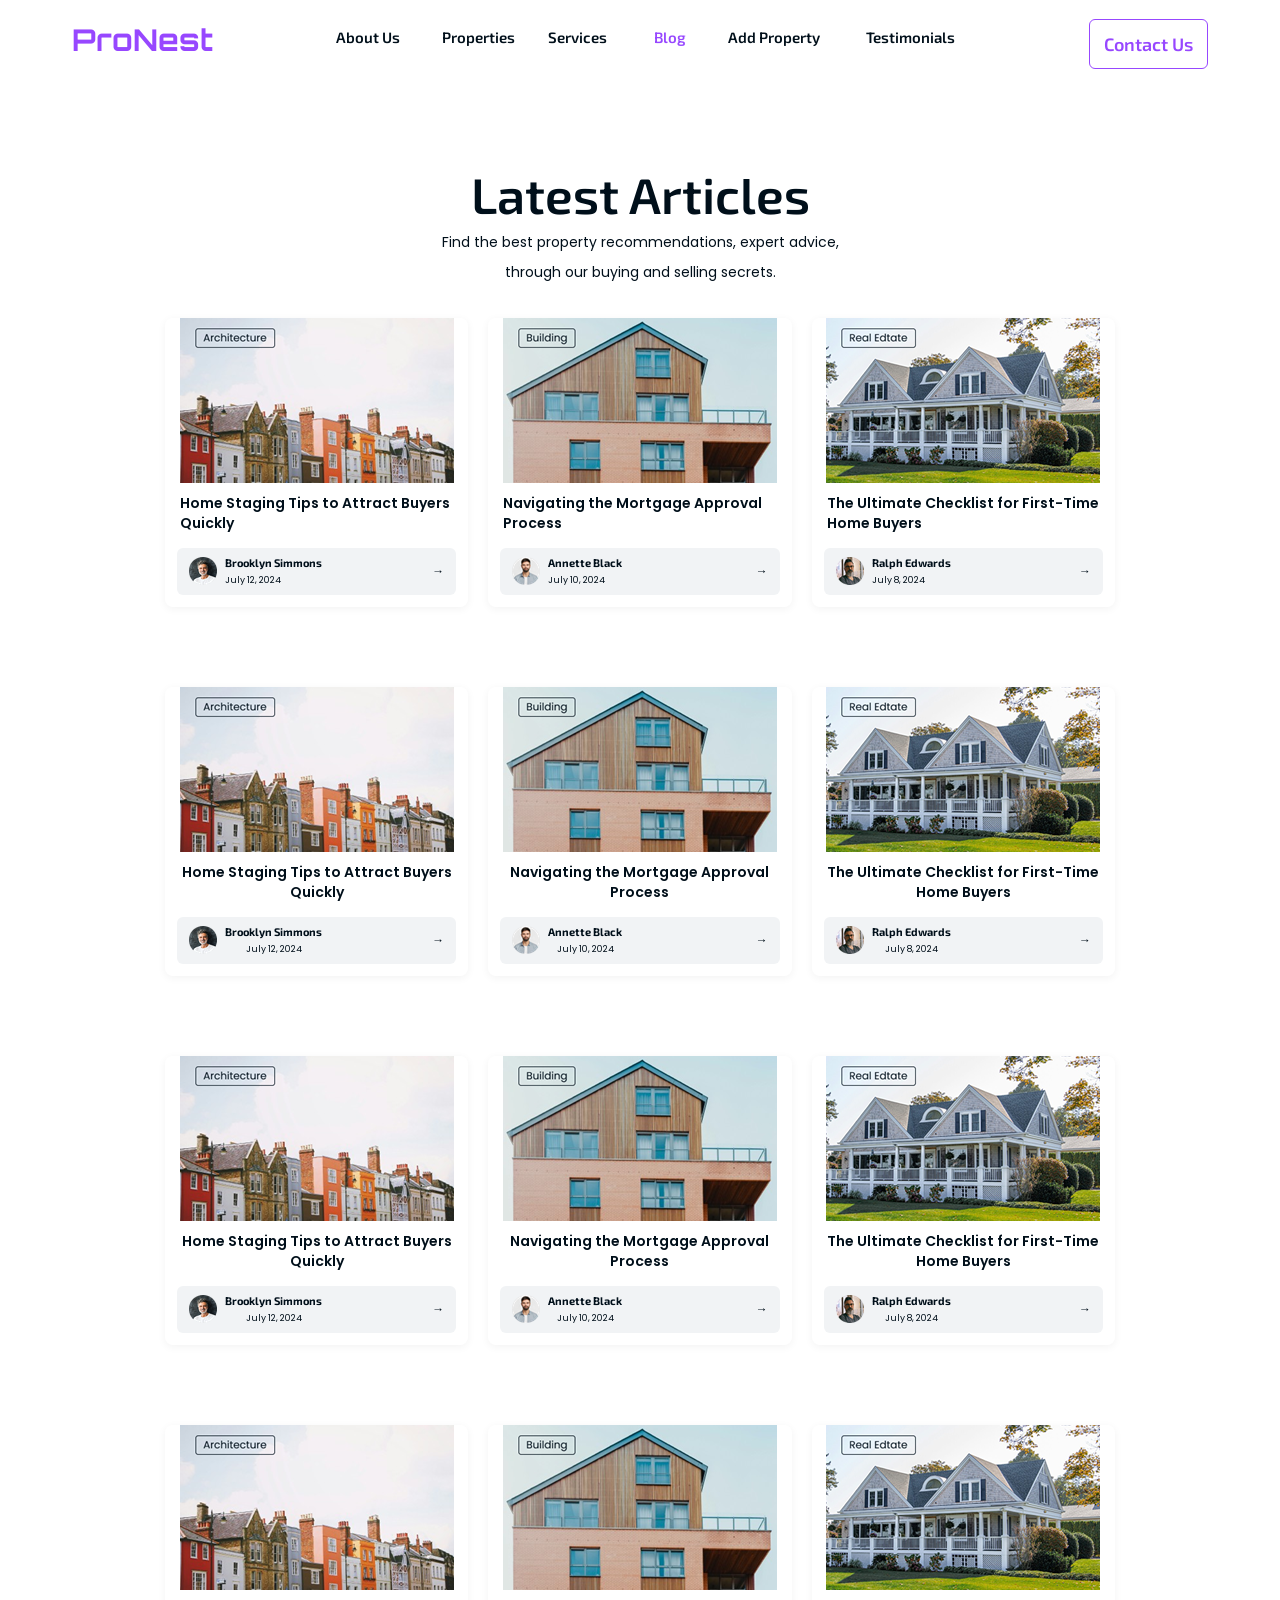
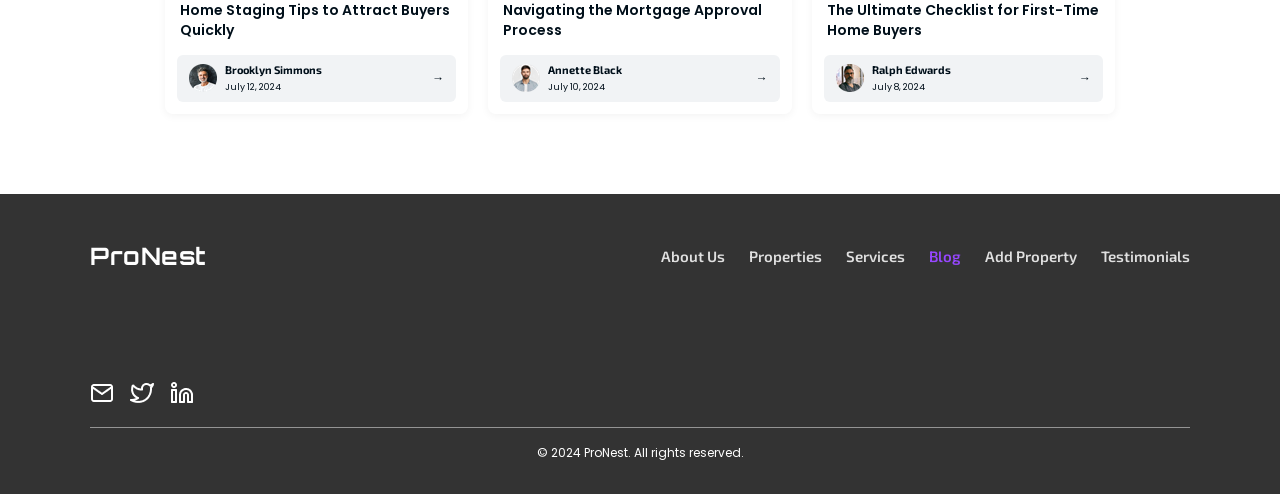
<file: blogs.htm>
<!DOCTYPE html>
<html lang="en">

<head>
    <meta charset="UTF-8">
    <meta name="viewport" content="width=device-width, initial-scale=1.0">
    <title>Blogs of Estate Company</title>
    <link rel="icon" type="image/svg+xml" href="assets/prolog.png">
    <link rel="stylesheet" href="blogs.css"  />
    <link rel="preconnect" href="https://fonts.googleapis.com">
    <link rel="preconnect" href="https://fonts.gstatic.com" crossorigin>
    <link href="https://fonts.googleapis.com/css2?family=Orbitron:wght@400..900&display=swap" rel="stylesheet">
    <link rel="preconnect" href="https://fonts.googleapis.com">
    <link rel="preconnect" href="https://fonts.gstatic.com" crossorigin>
    <link href="https://fonts.googleapis.com/css2?family=Exo+2:ital,wght@0,100..900;1,100..900&display=swap"
        rel="stylesheet">
    <link rel="preconnect" href="https://fonts.googleapis.com">
    <link rel="preconnect" href="https://fonts.gstatic.com" crossorigin>
    <link
        href="https://fonts.googleapis.com/css2?family=Poppins:ital,wght@0,100;0,200;0,300;0,400;0,500;0,600;0,700;0,800;0,900;1,100;1,200;1,300;1,400;1,500;1,600;1,700;1,800;1,900&display=swap"
        rel="stylesheet">
</head>


<body>
    <section>
        <div class="header">
            <div class="logo">ProNest</div>

            <div class="hamburger" onclick="toggleMenu()">
                <div></div>
                <div></div>
                <div></div>
            </div>

            <div class="menu" id="navMenu">
                <div class="nav-links">
                    <a href="about.html">About Us</a>
                    <a href="Properties.html">Properties</a>
                    <a href="Services.html">Services</a>
                    <a href="blogs.htm"><span class="Blogs" > Blog </span></a>
                    <a href="add-property.html"><span class="ad-prop"> Add Property </span></a>
                    <a href="testimony.html">Testimonials</a>
                </div>
            </div>
            <div>
                <a href="contact-us.html" class="contact-btn">Contact Us</a>
            </div>
            <script>
                function toggleMenu() {
                    var menu = document.getElementById("navMenu");
                    menu.classList.toggle("active");
                }
            </script>
    </section>



    <section class="artsec-wrapper">
        <div class="artsec-main-box">
            <div class="artsec-head-area">
                <h1 class="artsec-head-title">Latest Articles</h1>
                <p class="artsec-head-subtext">Find the best property recommendations, expert advice,<br>through our
                    buying
                    and selling secrets.</p>
            </div>
            <div class="artsec-grid-holder">
                <div class="artsec-post-block">
                    <div>
                        <div class="artsec-media-frame">
                            <img src="assets/article (3).png" />
                        </div>
                        <div class="artsec-heading-text">Home Staging Tips to Attract Buyers Quickly</div>
                    </div>
                    <div class="artsec-author-bar">
                        <div class="artsec-user-meta">
                            <div class="artsec-avatar-frame"><img src="assets/article (1).png"> </div>
                            <div class="artsec-user-text">
                                <h4>Brooklyn Simmons</h4>
                                <span>July 12, 2024</span>
                            </div>
                        </div>
                        <span class="artsec-next-pointer">&#8594;</span>
                    </div>
                </div>

                <div class="artsec-post-block">
                    <div>
                        <div class="artsec-media-frame">
                            <img src="assets/article (2).png" />
                        </div>
                        <div class="artsec-heading-text">Navigating the Mortgage Approval Process</div>
                    </div>
                    <div class="artsec-author-bar">
                        <div class="artsec-user-meta">
                            <div class="artsec-avatar-frame"><img src="assets/article (5).png" /> </div>
                            <div class="artsec-user-text">
                                <h4>Annette Black</h4>
                                <span>July 10, 2024</span>
                            </div>
                        </div>
                        <span class="artsec-next-pointer">&#8594;</span>
                    </div>
                </div>

                <div class="artsec-post-block">
                    <div>
                        <div class="artsec-media-frame">
                            <img src="assets/article (4).png" />
                        </div>
                        <div class="artsec-heading-text">The Ultimate Checklist for First-Time Home Buyers</div>
                    </div>
                    <div class="artsec-author-bar">
                        <div class="artsec-user-meta">
                            <div class="artsec-avatar-frame"><img src="assets/article (6).png" /></div>
                            <div class="artsec-user-text">
                                <h4>Ralph Edwards</h4>
                                <span>July 8, 2024</span>
                            </div>
                        </div>
                        <span class="artsec-next-pointer">&#8594;</span>
                    </div>
                </div>
            </div>
        </div>
        </div>

        <div class="artsec-main-box">
            <div class="artsec-head-area">
                <div class="artsec-grid-holder">
                    <div class="artsec-post-block">
                        <div>
                            <div class="artsec-media-frame">
                                <img src="assets/article (3).png" />
                            </div>
                            <div class="artsec-heading-text">Home Staging Tips to Attract Buyers Quickly</div>
                        </div>
                        <div class="artsec-author-bar">
                            <div class="artsec-user-meta">
                                <div class="artsec-avatar-frame"><img src="assets/article (1).png"> </div>
                                <div class="artsec-user-text">
                                    <h4>Brooklyn Simmons</h4>
                                    <span>July 12, 2024</span>
                                </div>
                            </div>
                            <span class="artsec-next-pointer">&#8594;</span>
                        </div>
                    </div>

                    <div class="artsec-post-block">
                        <div>
                            <div class="artsec-media-frame">
                                <img src="assets/article (2).png" />
                            </div>
                            <div class="artsec-heading-text">Navigating the Mortgage Approval Process</div>
                        </div>
                        <div class="artsec-author-bar">
                            <div class="artsec-user-meta">
                                <div class="artsec-avatar-frame"><img src="assets/article (5).png" /> </div>
                                <div class="artsec-user-text">
                                    <h4>Annette Black</h4>
                                    <span>July 10, 2024</span>
                                </div>
                            </div>
                            <span class="artsec-next-pointer">&#8594;</span>
                        </div>
                    </div>

                    <div class="artsec-post-block">
                        <div>
                            <div class="artsec-media-frame">
                                <img src="assets/article (4).png" />
                            </div>
                            <div class="artsec-heading-text">The Ultimate Checklist for First-Time Home Buyers</div>
                        </div>
                        <div class="artsec-author-bar">
                            <div class="artsec-user-meta">
                                <div class="artsec-avatar-frame"><img src="assets/article (6).png" /></div>
                                <div class="artsec-user-text">
                                    <h4>Ralph Edwards</h4>
                                    <span>July 8, 2024</span>
                                </div>
                            </div>
                            <span class="artsec-next-pointer">&#8594;</span>
                        </div>
                    </div>
                </div>
            </div>
        </div>

        <div class="artsec-main-box">
            <div class="artsec-head-area">
            <div class="artsec-grid-holder">
                <div class="artsec-post-block">
                    <div>
                        <div class="artsec-media-frame">
                            <img src="assets/article (3).png" />
                        </div>
                        <div class="artsec-heading-text">Home Staging Tips to Attract Buyers Quickly</div>
                    </div>
                    <div class="artsec-author-bar">
                        <div class="artsec-user-meta">
                            <div class="artsec-avatar-frame"><img src="assets/article (1).png"> </div>
                            <div class="artsec-user-text">
                                <h4>Brooklyn Simmons</h4>
                                <span>July 12, 2024</span>
                            </div>
                        </div>
                        <span class="artsec-next-pointer">&#8594;</span>
                    </div>
                </div>

                <div class="artsec-post-block">
                    <div>
                        <div class="artsec-media-frame">
                            <img src="assets/article (2).png" />
                        </div>
                        <div class="artsec-heading-text">Navigating the Mortgage Approval Process</div>
                    </div>
                    <div class="artsec-author-bar">
                        <div class="artsec-user-meta">
                            <div class="artsec-avatar-frame"><img src="assets/article (5).png" /> </div>
                            <div class="artsec-user-text">
                                <h4>Annette Black</h4>
                                <span>July 10, 2024</span>
                            </div>
                        </div>
                        <span class="artsec-next-pointer">&#8594;</span>
                    </div>
                </div>

                <div class="artsec-post-block">
                    <div>
                        <div class="artsec-media-frame">
                            <img src="assets/article (4).png" />
                        </div>
                        <div class="artsec-heading-text">The Ultimate Checklist for First-Time Home Buyers</div>
                    </div>
                    <div class="artsec-author-bar">
                        <div class="artsec-user-meta">
                            <div class="artsec-avatar-frame"><img src="assets/article (6).png" /></div>
                            <div class="artsec-user-text">
                                <h4>Ralph Edwards</h4>
                                <span>July 8, 2024</span>
                            </div>
                        </div>
                        <span class="artsec-next-pointer">&#8594;</span>
                    </div>
                </div>
            </div>
        </div>
        </div>

        <div class="artsec-main-box">
            <div class="artsec-head-area">
            </div>
            <div class="artsec-grid-holder">
                <div class="artsec-post-block">
                    <div>
                        <div class="artsec-media-frame">
                            <img src="assets/article (3).png" />
                        </div>
                        <div class="artsec-heading-text">Home Staging Tips to Attract Buyers Quickly</div>
                    </div>
                    <div class="artsec-author-bar">
                        <div class="artsec-user-meta">
                            <div class="artsec-avatar-frame"><img src="assets/article (1).png"> </div>
                            <div class="artsec-user-text">
                                <h4>Brooklyn Simmons</h4>
                                <span>July 12, 2024</span>
                            </div>
                        </div>
                        <span class="artsec-next-pointer">&#8594;</span>
                    </div>
                </div>

                <div class="artsec-post-block">
                    <div>
                        <div class="artsec-media-frame">
                            <img src="assets/article (2).png" />
                        </div>
                        <div class="artsec-heading-text">Navigating the Mortgage Approval Process</div>
                    </div>
                    <div class="artsec-author-bar">
                        <div class="artsec-user-meta">
                            <div class="artsec-avatar-frame"><img src="assets/article (5).png" /> </div>
                            <div class="artsec-user-text">
                                <h4>Annette Black</h4>
                                <span>July 10, 2024</span>
                            </div>
                        </div>
                        <span class="artsec-next-pointer">&#8594;</span>
                    </div>
                </div>

                <div class="artsec-post-block">
                    <div>
                        <div class="artsec-media-frame">
                            <img src="assets/article (4).png" />
                        </div>
                        <div class="artsec-heading-text">The Ultimate Checklist for First-Time Home Buyers</div>
                    </div>
                    <div class="artsec-author-bar">
                        <div class="artsec-user-meta">
                            <div class="artsec-avatar-frame"><img src="assets/article (6).png" /></div>
                            <div class="artsec-user-text">
                                <h4>Ralph Edwards</h4>
                                <span>July 8, 2024</span>
                            </div>
                        </div>
                        <span class="artsec-next-pointer">&#8594;</span>
                    </div>
                </div>
            </div>
        </div>
        </div>
    </section>
      <footer class="site-footer">
    <div class="footer-container">
      <div class="footer-top">
        <div class="footer-brand">
          <a href="#" class="logo">ProNest</a>
        </div>
        <nav class="footer-nav">
          <a href="about.html">About Us</a>
          <a href="Properties.html">Properties</a>
          <a href="Services.html">Services</a>
          <a href="blogs.htm"><span class="Blogs">Blog</span></a>
          <a href="add-property.html">Add Property</a>
          <a href="testimony.html">Testimonials</a>
        </nav>
      </div>

      <div class="footer-socials">
        <a href="#" aria-label="Email"><i class="fa-regular fa-envelope"><img src="assets/socia icon (1).png"  /></i></a>
        <a href="#" aria-label="Twitter"><i class="fa-brands fa-twitter"><img src="assets/socia icon (2).png"  /> </i></a>
        <a href="#" aria-label="LinkedIn"><i class="fa-brands fa-linkedin-in"><img src="assets/socia icon (3).png"/>   </i></a>
      </div>
      <hr class="footer-divider" />
      <div class="footer-bottom">
        <p>&copy; 2024 ProNest. All rights reserved.</p>
      </div>

    </div>
  </footer>
</body>
</html>
</file>
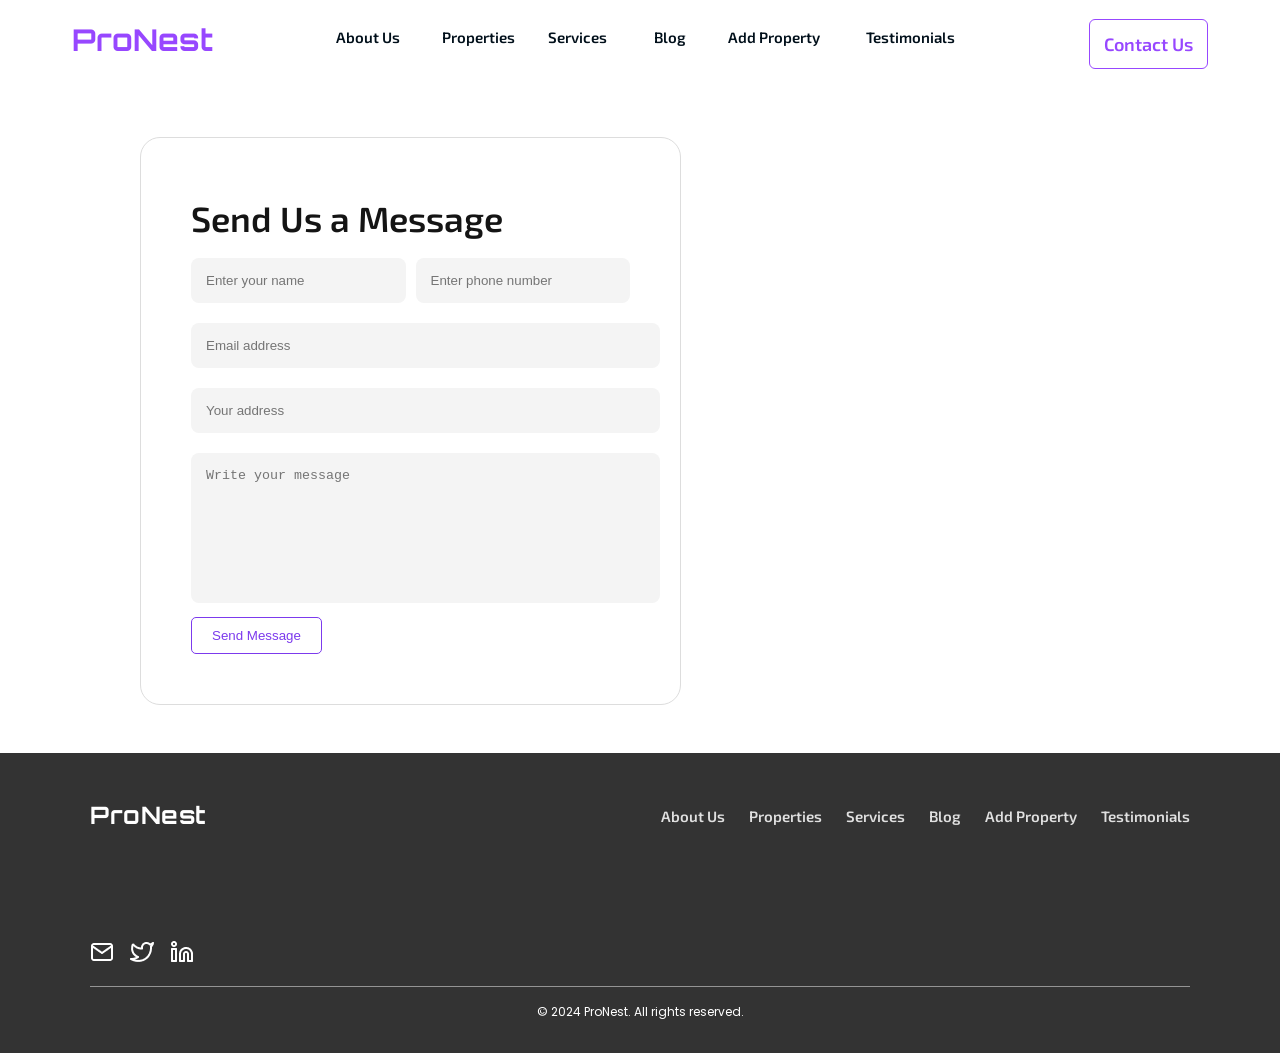
<file: contact-us.html>
<!DOCTYPE html>
<html lang="en">

<head>

  <meta charset="UTF-8">
  <meta name="viewport" content="width=device-width, initial-scale=1.0">
  <title> Contacts real Estate Company </title>
  <link rel="stylesheet" href="contact.css" />
  <link rel="icon" type="image/svg+xml" href="assets/prolog.png">
  <link rel="preconnect" href="https://fonts.googleapis.com">
  <link rel="preconnect" href="https://fonts.gstatic.com" crossorigin>
  <link href="https://fonts.googleapis.com/css2?family=Orbitron:wght@400..900&display=swap" rel="stylesheet">
  <link rel="preconnect" href="https://fonts.googleapis.com">
  <link rel="preconnect" href="https://fonts.gstatic.com" crossorigin>
  <link href="https://fonts.googleapis.com/css2?family=Exo+2:ital,wght@0,100..900;1,100..900&display=swap"
    rel="stylesheet">
  <link rel="preconnect" href="https://fonts.googleapis.com">
  <link rel="preconnect" href="https://fonts.gstatic.com" crossorigin>
  <link
    href="https://fonts.googleapis.com/css2?family=Poppins:ital,wght@0,100;0,200;0,300;0,400;0,500;0,600;0,700;0,800;0,900;1,100;1,200;1,300;1,400;1,500;1,600;1,700;1,800;1,900&display=swap"
    rel="stylesheet">
</head>


<body>
  <section>
    <div class="header">
      <div class="logo">ProNest</div>

      <div class="hamburger" onclick="toggleMenu()">
        <div></div>
        <div></div>
        <div></div>
      </div>

      <div class="menu" id="navMenu">
        <div class="nav-links">
          <a href="about.html">About Us</a>
          <a href="Properties.html">Properties</a>
          <a href="Services.html">Services</a>
          <a href="blogs.htm">Blog</a>
          <a href="add-property.html"><span class="ad-prop"> Add Property </span></a>
          <a href="testimony.html">Testimonials</a>
        </div>
      </div>
      <div>
        <a href="contact-us.html" class="contact-btn">Contact Us</a>
      </div>
      <script>
        function toggleMenu() {
          var menu = document.getElementById("navMenu");
          menu.classList.toggle("active");
        }
      </script>
  </section>

  <section>
      <div class="container">

    <!-- LEFT: the form -->
    <form class="form-box">
      <h2>Send Us a Message</h2>

      <div class="row">
        <input type="text" placeholder="Enter your name">
        <input type="text" placeholder="Enter phone number">
      </div>

      <input type="email" placeholder="Email address">
      <input type="text" placeholder="Your address">
      <textarea placeholder="Write your message"></textarea>

      <button type="submit">Send Message</button>
    </form>

    <div class="map-box">
      <iframe src="https://www.google.com/maps?q=Orlando&output=embed"></iframe>
    </div>

  </div>

  </section>

    <footer class="site-footer">
    <div class="footer-container">
      <div class="footer-top">
        <div class="footer-brand">
          <a href="#" class="logo">ProNest</a>
        </div>
        <nav class="footer-nav">
          <a href="about.html">About Us</a>
          <a href="Properties.html">Properties</a>
          <a href="Services.html">Services</a>
          <a href="blogs.htm">Blog</a>
          <a href="add-property.html">Add Property</a>
          <a href="testimony.html">Testimonials</a>
        </nav>
      </div>

      <div class="footer-socials">
        <a href="#" aria-label="Email"><i class="fa-regular fa-envelope"><img src="assets/socia icon (1).png"  /></i></a>
        <a href="#" aria-label="Twitter"><i class="fa-brands fa-twitter"><img src="assets/socia icon (2).png"  /> </i></a>
        <a href="#" aria-label="LinkedIn"><i class="fa-brands fa-linkedin-in"><img src="assets/socia icon (3).png"/>   </i></a>
      </div>
      <hr class="footer-divider" />
      <div class="footer-bottom">
        <p>&copy; 2024 ProNest. All rights reserved.</p>
      </div>

    </div>
  </footer>
</file>
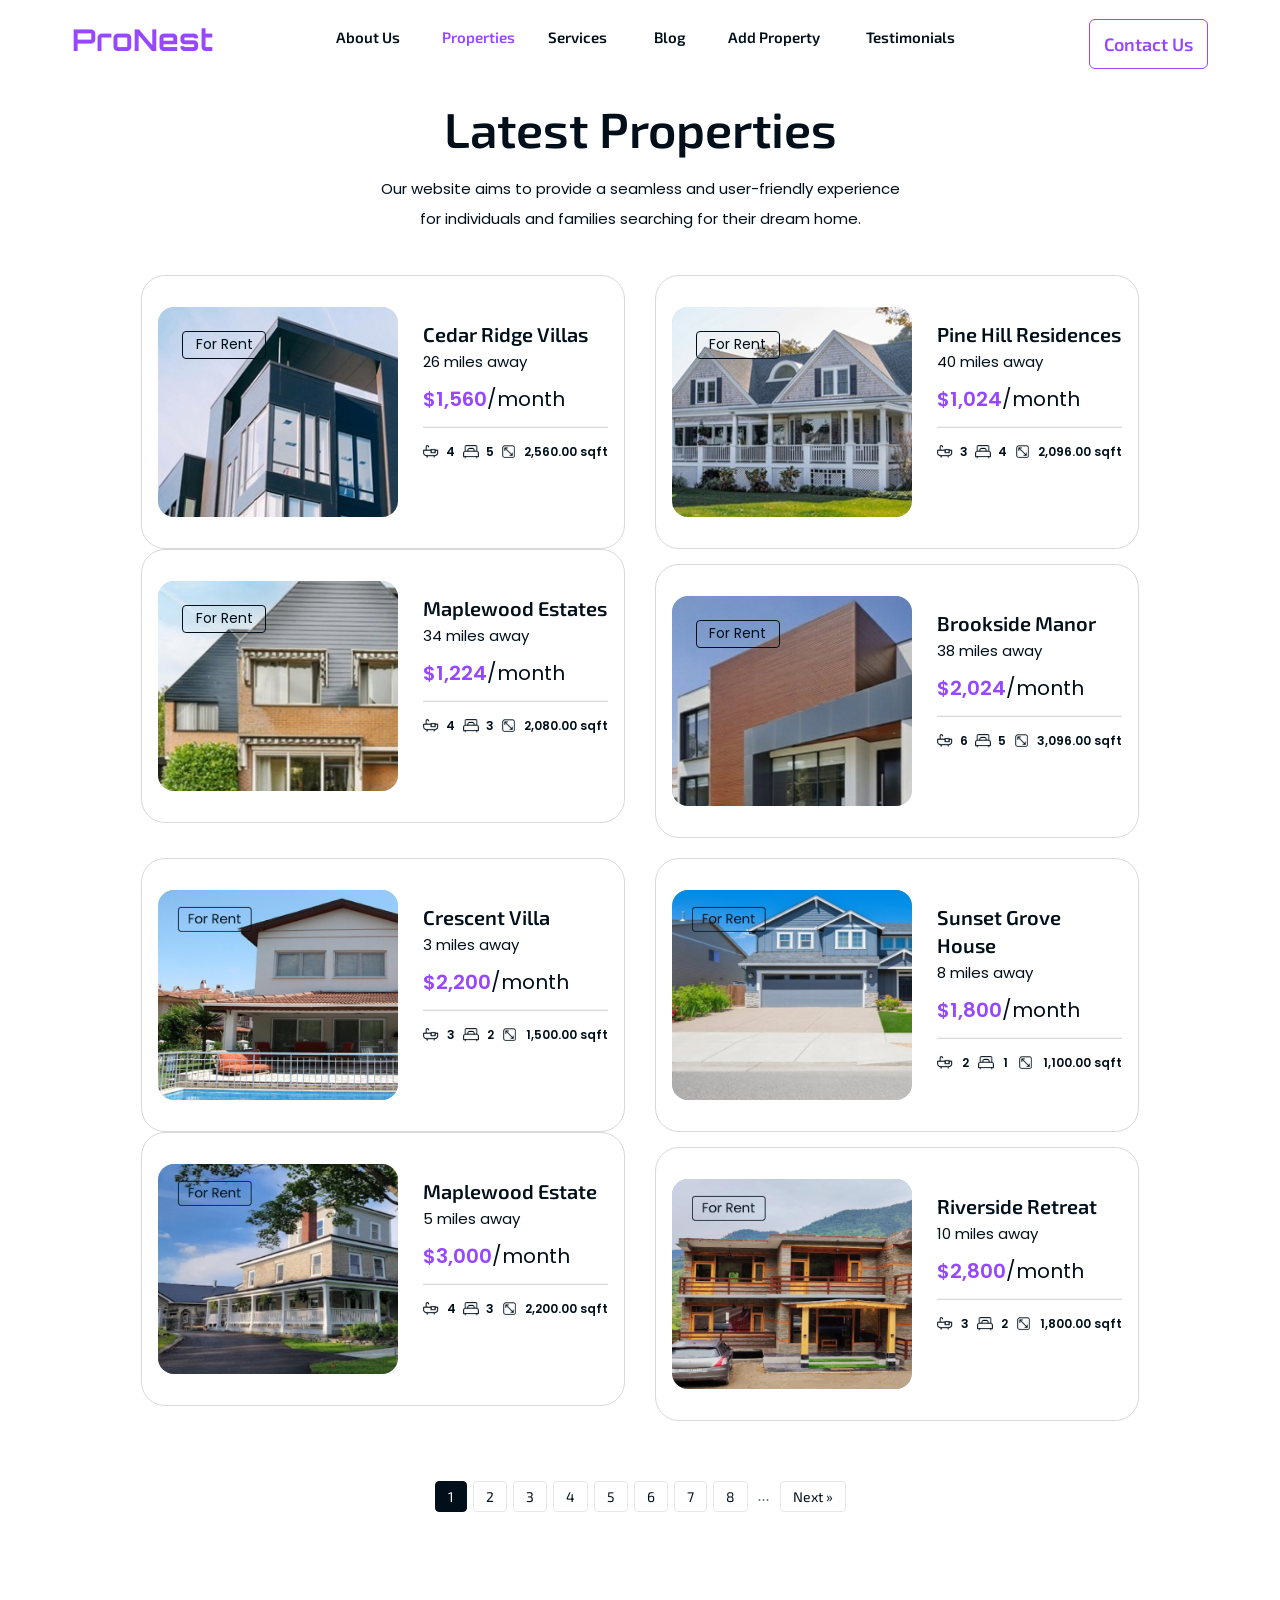
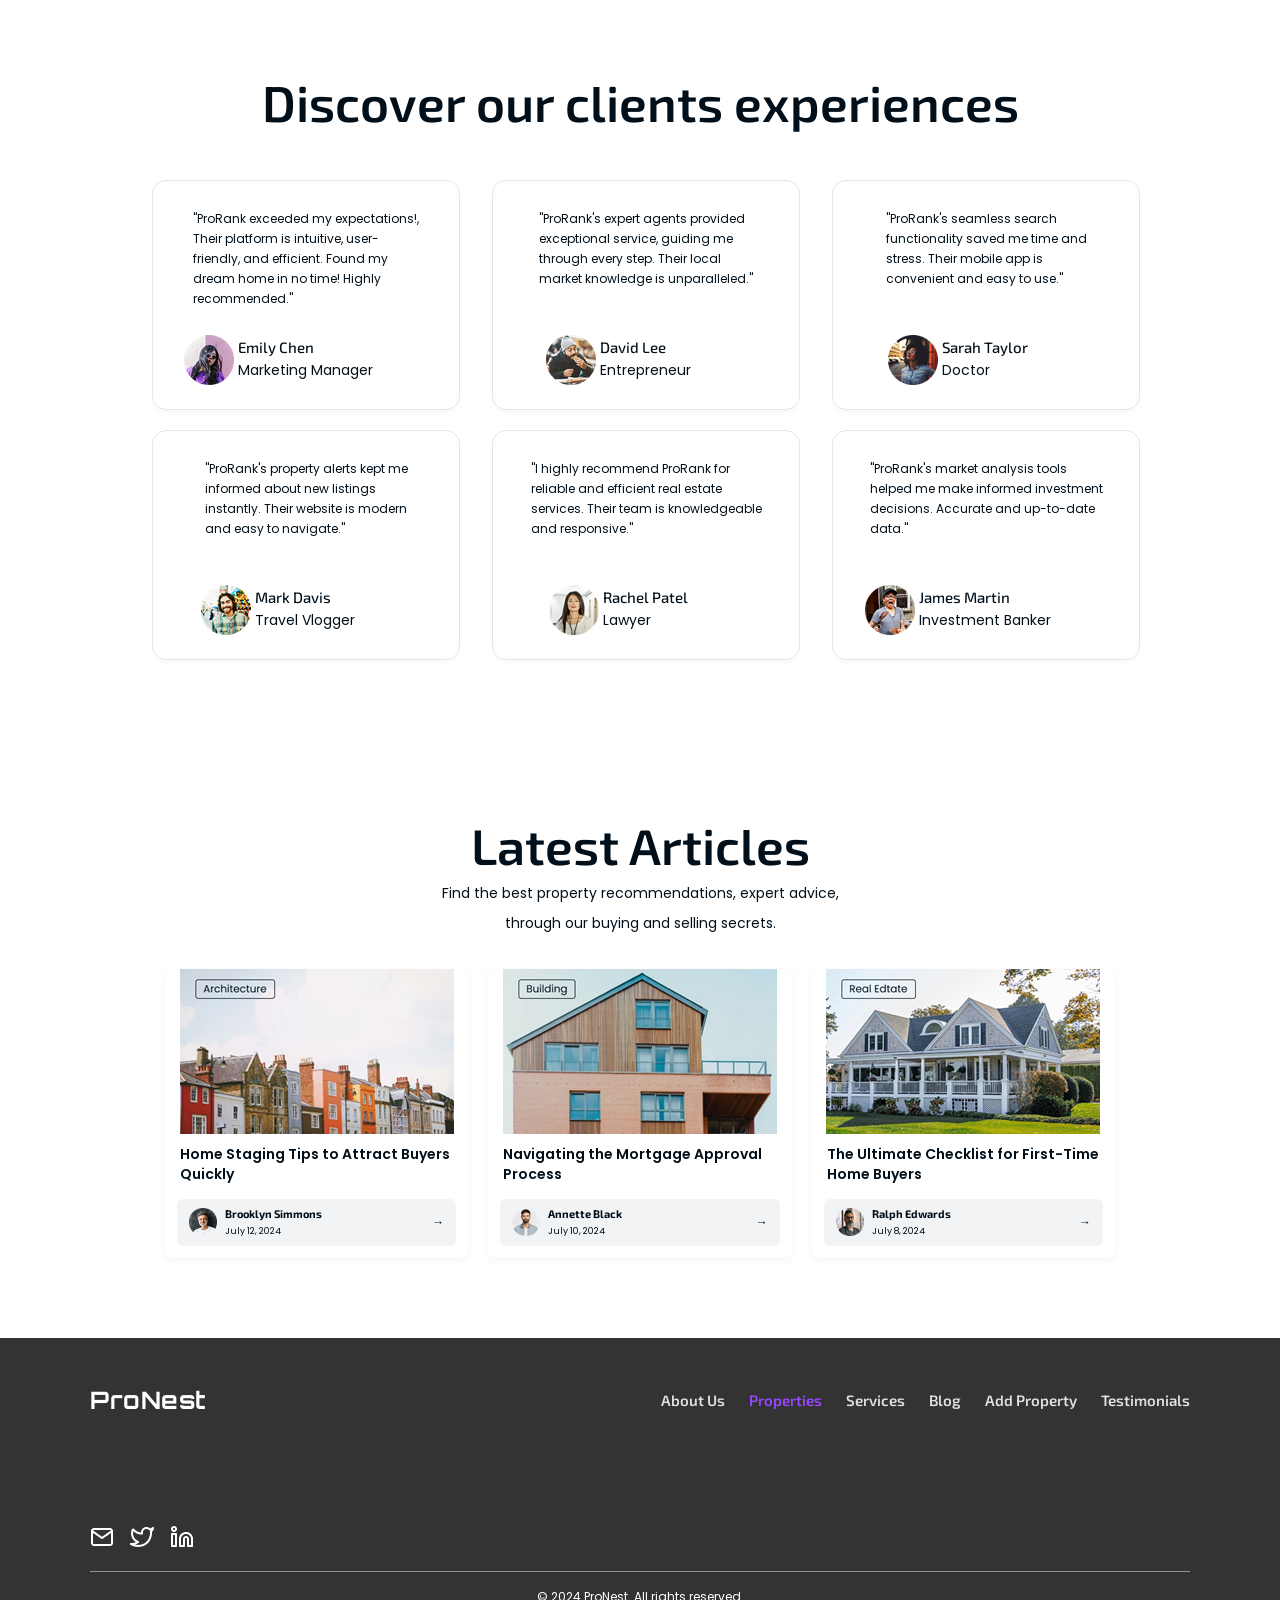
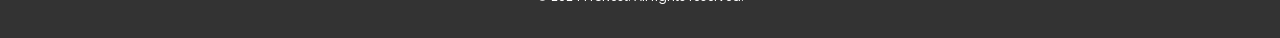
<file: Properties.html>
<!DOCTYPE html>
<html lang="en">

<head>
  <meta charset="UTF-8">
  <meta name="viewport" content="width=device-width, initial-scale=1.0">
  <title>Properties of Real Estate </title>
  <link rel="stylesheet" href="Properties.css" />
  <link rel="icon" type="image/svg+xml" href="assets/prolog.png">
  <link rel="preconnect" href="https://fonts.googleapis.com">
  <link rel="preconnect" href="https://fonts.gstatic.com" crossorigin>
  <link href="https://fonts.googleapis.com/css2?family=Orbitron:wght@400..900&display=swap" rel="stylesheet">
  <link rel="preconnect" href="https://fonts.googleapis.com">
  <link rel="preconnect" href="https://fonts.gstatic.com" crossorigin>
  <link href="https://fonts.googleapis.com/css2?family=Exo+2:ital,wght@0,100..900;1,100..900&display=swap"
    rel="stylesheet">
  <link rel="preconnect" href="https://fonts.googleapis.com">
  <link rel="preconnect" href="https://fonts.gstatic.com" crossorigin>
  <link
    href="https://fonts.googleapis.com/css2?family=Poppins:ital,wght@0,100;0,200;0,300;0,400;0,500;0,600;0,700;0,800;0,900;1,100;1,200;1,300;1,400;1,500;1,600;1,700;1,800;1,900&display=swap"
    rel="stylesheet">
</head>

<body>
  <section>
    <div class="header">
      <div class="logo">ProNest</div>

      <div class="hamburger" onclick="toggleMenu()">
        <div></div>
        <div></div>
        <div></div>
      </div>

      <div class="menu" id="navMenu">
        <div class="nav-links">
          <a href="about.html">About Us</a>
          <a href="Properties.html"> <span class="popert">Properties </span></a>
          <a href="Services.html">Services</a>
          <a href="blogs.htm">Blog</a>
          <a href="add-property.html"><span class="ad-prop"> Add Property </span></a>
          <a href="testimony.html">Testimonials</a>
        </div>
      </div>
      <div>
        <a href="contact-us.html" class="contact-btn">Contact Us</a>
      </div>
      <script>
        function toggleMenu() {
          var menu = document.getElementById("navMenu");
          menu.classList.toggle("active");
        }
      </script>
  </section>
<section>
    <div class="properties-container">
      <h2>Latest Properties</h2>
      <p class="expla">
        Our website aims to provide a seamless and user-friendly experience<br>
        for individuals and families searching for their dream home.
      </p>

      <!-- Cards Grid Container -->
      <div class="LP-CARDS">
        <div class="carro1">
          <div class="lp-card1">
            <div class="property-card">
              <div class="image-b">
                <img src="assets/img1.jpg" class="image-b" />
                <a href="#" class="rent-tag"><span class="Rtag">For Rent</span></a>
              </div>
              <div class="card-details">
                <h3>Cedar Ridge Villas</h3>
                <p class="distance">26 miles away</p>
                <div class="price">$1,560<span>/</span><span class="p-span">month</span></div>
                <div class="divider"></div>
                <div class="features">
                  <img src="assets/icon1.png" /> <span>4</span>
                  <img src="assets/icon1 (2).png"><span> 5</span>
                  <img src="assets/icon2.png" /> <span>2,560.00 sqft</span>
                </div>
              </div>
            </div>

            <div class="property-card">
              <div class="image-b">
                <img src="assets/img2.jpg" class="image-b" />
                <a href="#" class="rent-tag">
                  <sapn class="Rtag">For Rent</span>
                </a>
              </div>
              <div class="card-details">
                <h3>Maplewood Estates</h3>
                <p class="distance">34 miles away</p>
                <div class="price">$1,224<span>/month</span></div>
                <div class="divider"></div>
                <div class="features">
                  <img src="assets/icon1.png" /><span> 4</span>
                  <img src="assets/icon1 (2).png"><span> 3</span>
                  <img src="assets/icon2.png" /> <span> 2,080.00 sqft</span>
                </div>
              </div>
            </div>
          </div>
        </div>

        <!-- Card 3 & 4 -->
        <div class="carro2">
          <div class="property-card">
            <div class="image-b">
              <img src="assets/img3.jpg" class="image-b" />
              <a href="#" class="rent-tag"><span class="Rtag">For Rent</span></a>
            </div>
            <div class="card-details">
              <h3>Pine Hill Residences</h3>
              <p class="distance">40 miles away</p>
              <div class="price">$1,024<span>/month</span></div>
              <div class="divider"></div>
              <div class="features">
                <img src=assets/icon1.png /><span> 3</span>
                <img src="assets/icon1 (2).png"><span> 4</span>
                <img src="assets/icon2.png" /><span> 2,096.00 sqft</span>
              </div>
            </div>
          </div>

          <div class="property-card">
            <div class="image-b">
              <img src="assets/img4.jpg" class="image-b" />
              <a href="#" class="rent-tag"><span class="Rtag">For Rent</span></a>
            </div>
            <div class="card-details">
              <h3>Brookside Manor</h3>
              <p class="distance">38 miles away</p>
              <div class="price">$2,024<span>/month</span></div>
              <div class="divider"></div>
              <div class="features">
                <img src=assets/icon1.png /><span> 6</span>
                <img src="assets/icon1 (2).png"><span> 5</span>
                <img src="assets/icon2.png" /><span> 3,096.00 sqft</span>
              </div>
            </div>
          </div>
        </div>

        <div class="carro1">
          <div class="lp-card1">
            <div class="property-card">
              <div class="image-b">
                <img src="assets/img8.png" class="image-b" />
                <!-- <a href="#" class="rent-tag"><span class="Rtag">For Rent</span></a> -->
              </div>
              <div class="card-details">
                <h3>Crescent Villa</h3>
                <p class="distance">3 miles away</p>
                <div class="price">$2,200<span>/month</span></div>
                <div class="divider"></div>
                <div class="features">
                  <img src="assets/icon1.png" /> <span>3</span>
                  <img src="assets/icon1 (2).png"><span> 2</span>
                  <img src="assets/icon2.png" /> <span>1,500.00 sqft</span>
                </div>
              </div>
            </div>

            <div class="property-card">
              <div class="image-b">
                <img src="assets/img5.png" class="image-b" />
                <!-- <a href="#" class="rent-tag"><span class="Rtag">For Rent</span></a> -->
              </div>
              <div class="card-details">
                <h3>Maplewood Estate</h3>
                <p class="distance">5 miles away</p>
                <div class="price">$3,000<span>/month</span></div>
                <div class="divider"></div>
                <div class="features">
                  <img src="assets/icon1.png" /><span> 4</span>
                  <img src="assets/icon1 (2).png"><span> 3</span>
                  <img src="assets/icon2.png" /> <span>2,200.00 sqft</span>
                </div>
              </div>
            </div>
          </div>
        </div>

        <!-- Card 7 & 8 (Added) -->
        <div class="carro2">
          <div class="property-card">
            <div class="image-b">
              <img src="assets/img6.png" class="image-b" />
              <!-- <a href="#" class="rent-tag"><span class="Rtag">For Rent</span></a> -->
            </div>
            <div class="card-details">
              <h3>Sunset Grove House</h3>
              <p class="distance">8 miles away</p>
              <div class="price">$1,800<span>/month</span></div>
              <div class="divider"></div>
              <div class="features">
                <img src=assets/icon1.png /><span> 2</span>
                <img src="assets/icon1 (2).png"><span> 1</span>
                <img src="assets/icon2.png" /><span> 1,100.00 sqft</span>
              </div>
            </div>
          </div>

          <div class="property-card">
            <div class="image-b">
              <img src="assets/img.png" class="image-b" />
              <!-- <a href="#" class="rent-tag"><span class="Rtag">For Rent</span></a> -->
            </div>
            <div class="card-details">
              <h3>Riverside Retreat</h3>
              <p class="distance">10 miles away</p>
              <div class="price">$2,800<span>/month</span></div>
              <div class="divider"></div>
              <div class="features">
                <img src=assets/icon1.png /><span> 3</span>
                <img src="assets/icon1 (2).png"><span> 2</span>
                <img src="assets/icon2.png" /><span> 1,800.00 sqft</span>
              </div>
            </div>
          </div>
        </div>

      </div>
    </div>

    <!-- Pagination -->
    <div class="pagination">
      <a href="#" class="page-link active">1</a>
      <a href="#" class="page-link">2</a>
      <a href="#" class="page-link">3</a>
      <a href="#" class="page-link">4</a>
      <a href="#" class="page-link">5</a>
      <a href="#" class="page-link">6</a>
      <a href="#" class="page-link">7</a>
      <a href="#" class="page-link">8</a>
      <span class="dots">...</span>
      <a href="#" class="page-link next"> Next &raquo; </a>
    </div>

 
  <section class="testimonials-section">
    <h2>Discover our clients experiences</h2>
    <div class="testimonials-grid">
      <div class="testimonial-card">
        <p>"ProRank exceeded my expectations!,<br /> Their platform is intuitive, user-<br />friendly, and efficient.
          Found my <br />dream home in no time! Highly <br />recommended."</p>
        <div class="user-profile">
          <div class="image-placeh">
            <img src="assets/pac1 (7).png" />
          </div>
          <div class="user-details">
            <h4>Emily Chen</h4>
            <span>Marketing Manager</span>
          </div>
        </div>
      </div>

      <div class="testimonial-card">
        <p>"ProRank's expert agents provided <br />exceptional service, guiding me <br />through every step. Their
          local<br /> market knowledge is unparalleled."</p>
        <div class="user-profile">
          <div class="image-placeh">
            <img src="assets/pac1 (6).png" />
          </div>
          <div class="user-details">
            <h4>David Lee</h4>
            <span>Entrepreneur</span>
          </div>
        </div>
      </div>

      <div class="testimonial-card">
        <p>"ProRank's seamless search <br />functionality saved me time and <br />stress. Their mobile app is
          <br />convenient and easy to use."
        </p>
        <div class="user-profile">
          <div class="image-placeh">
            <img src="assets/pac1 (5).png" />
          </div>
          <div class="user-details">
            <h4>Sarah Taylor</h4>
            <span>Doctor</span>
          </div>
        </div>
      </div>

      <div class="testimonial-card">
        <p>"ProRank's property alerts kept me <br>informed about new listings <br />instantly. Their website is modern
          <br />and easy to navigate."
        </p>
        <div class="user-profile">
          <div class="image-placeh">
            <img src="assets/pac1 (4).png" />
          </div>
          <div class="user-details">
            <h4>Mark Davis</h4>
            <span>Travel Vlogger</span>
          </div>
        </div>
      </div>

      <div class="testimonial-card">
        <p>"I highly recommend ProRank for<br /> reliable and efficient real estate<br /> services. Their team is
          knowledgeable <br />and responsive."</p>
        <div class="user-profile">
          <div class="image-placeh">
            <img src="assets/pac1 (3).png" />
          </div>
          <div class="user-details">
            <h4>Rachel Patel</h4>
            <span>Lawyer</span>
          </div>
        </div>
      </div>

      <div class="testimonial-card">
        <p>"ProRank's market analysis tools <br />helped me make informed investment<br /> decisions. Accurate and
          up-to-date<br /> data."</p>
        <div class="user-profile">
          <div class="image-placeh">
            <img src="assets/pac1 (2).png" />
          </div>
          <div class="user-details">
            <h4>James Martin</h4>
            <span>Investment Banker</span>
          </div>
        </div>
      </div>

    </div>
  </section>

    </section>

  <section class="artsec-wrapper">
    <div class="artsec-main-box">
      <div class="artsec-head-area">
        <h1 class="artsec-head-title">Latest Articles</h1>
        <p class="artsec-head-subtext">Find the best property recommendations, expert advice,<br>through our buying
          and selling secrets.</p>
      </div>
      <div class="artsec-grid-holder">
        <div class="artsec-post-block">
          <div>
            <div class="artsec-media-frame">
              <img src="assets/article (3).png" />
            </div>
            <div class="artsec-heading-text">Home Staging Tips to Attract Buyers Quickly</div>
          </div>
          <div class="artsec-author-bar">
            <div class="artsec-user-meta">
              <div class="artsec-avatar-frame"><img src="assets/article (1).png"> </div>
              <div class="artsec-user-text">
                <h4>Brooklyn Simmons</h4>
                <span>July 12, 2024</span>
              </div>
            </div>
            <span class="artsec-next-pointer">&#8594;</span>
          </div>
        </div>

        <div class="artsec-post-block">
          <div>
            <div class="artsec-media-frame">
              <img src="assets/article (2).png" />
            </div>
            <div class="artsec-heading-text">Navigating the Mortgage Approval Process</div>
          </div>
          <div class="artsec-author-bar">
            <div class="artsec-user-meta">
              <div class="artsec-avatar-frame"><img src="assets/article (5).png" /> </div>
              <div class="artsec-user-text">
                <h4>Annette Black</h4>
                <span>July 10, 2024</span>
              </div>
            </div>
            <span class="artsec-next-pointer">&#8594;</span>
          </div>
        </div>

        <div class="artsec-post-block">
          <div>
            <div class="artsec-media-frame">
              <img src="assets/article (4).png" />
            </div>
            <div class="artsec-heading-text">The Ultimate Checklist for First-Time Home Buyers</div>
          </div>
          <div class="artsec-author-bar">
            <div class="artsec-user-meta">
              <div class="artsec-avatar-frame"><img src="assets/article (6).png" /></div>
              <div class="artsec-user-text">
                <h4>Ralph Edwards</h4>
                <span>July 8, 2024</span>
              </div>
            </div>
            <span class="artsec-next-pointer">&#8594;</span>
          </div>
        </div>
      </div>
    </div>
    </div>
  </section>
  <footer class="site-footer">
    <div class="footer-container">
      <div class="footer-top">
        <div class="footer-brand">
          <a href="#" class="logo">ProNest</a>
        </div>
        <nav class="footer-nav">
          <a href="about.html">About Us</a>
          <a href="Properties.html"><span class="popert">Properties </span></a>
          <a href="Services.html">Services</a>
          <a href="blogs.htm">Blog</a>
          <a href="add-property.html">Add Property</a>
          <a href="testimony.html">Testimonials</a>
        </nav>
      </div>

      <div class="footer-socials">
        <a href="#" aria-label="Email"><i class="fa-regular fa-envelope"><img src="assets/socia icon (1).png"  /></i></a>
        <a href="#" aria-label="Twitter"><i class="fa-brands fa-twitter"><img src="assets/socia icon (2).png"  /> </i></a>
        <a href="#" aria-label="LinkedIn"><i class="fa-brands fa-linkedin-in"><img src="assets/socia icon (3).png"/>   </i></a>
      </div>
      <hr class="footer-divider" />
      <div class="footer-bottom">
        <p>&copy; 2024 ProNest. All rights reserved.</p>
      </div>

    </div>
  </footer>

</html>
</body>
</file>
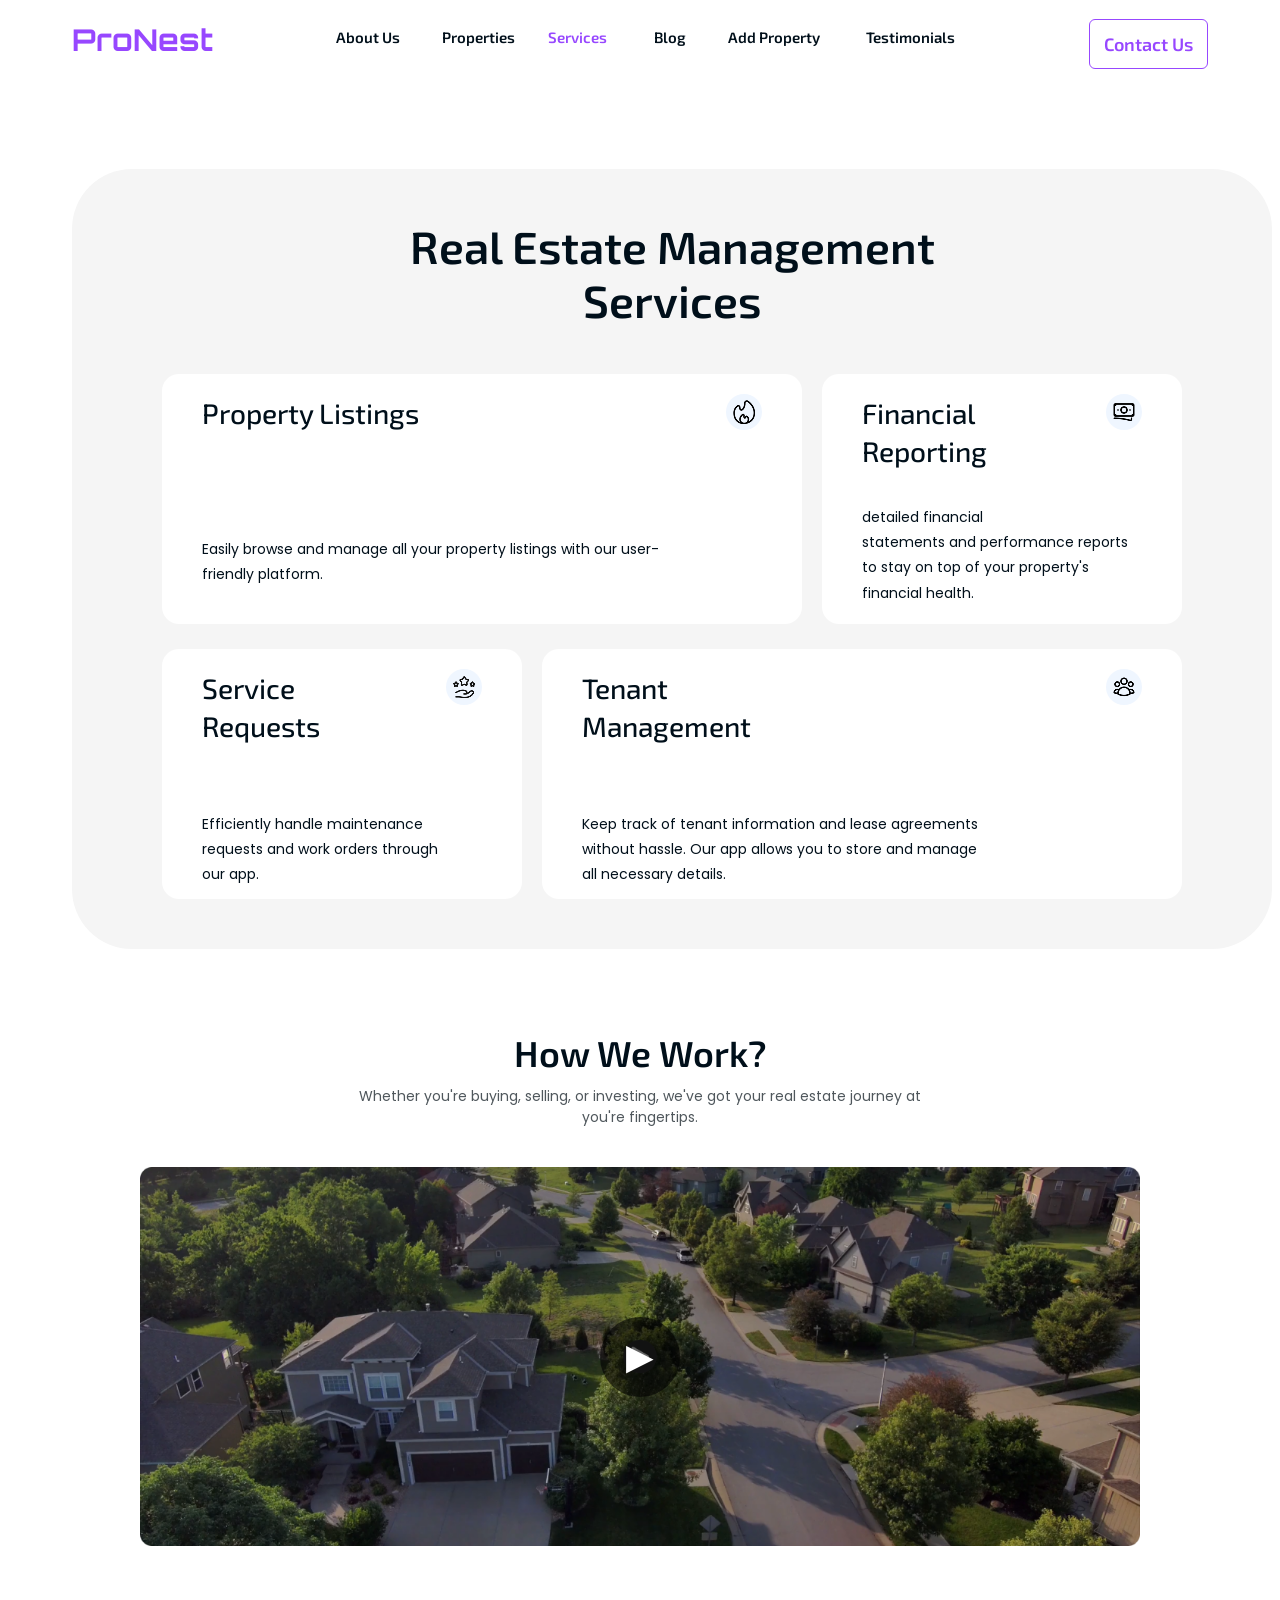
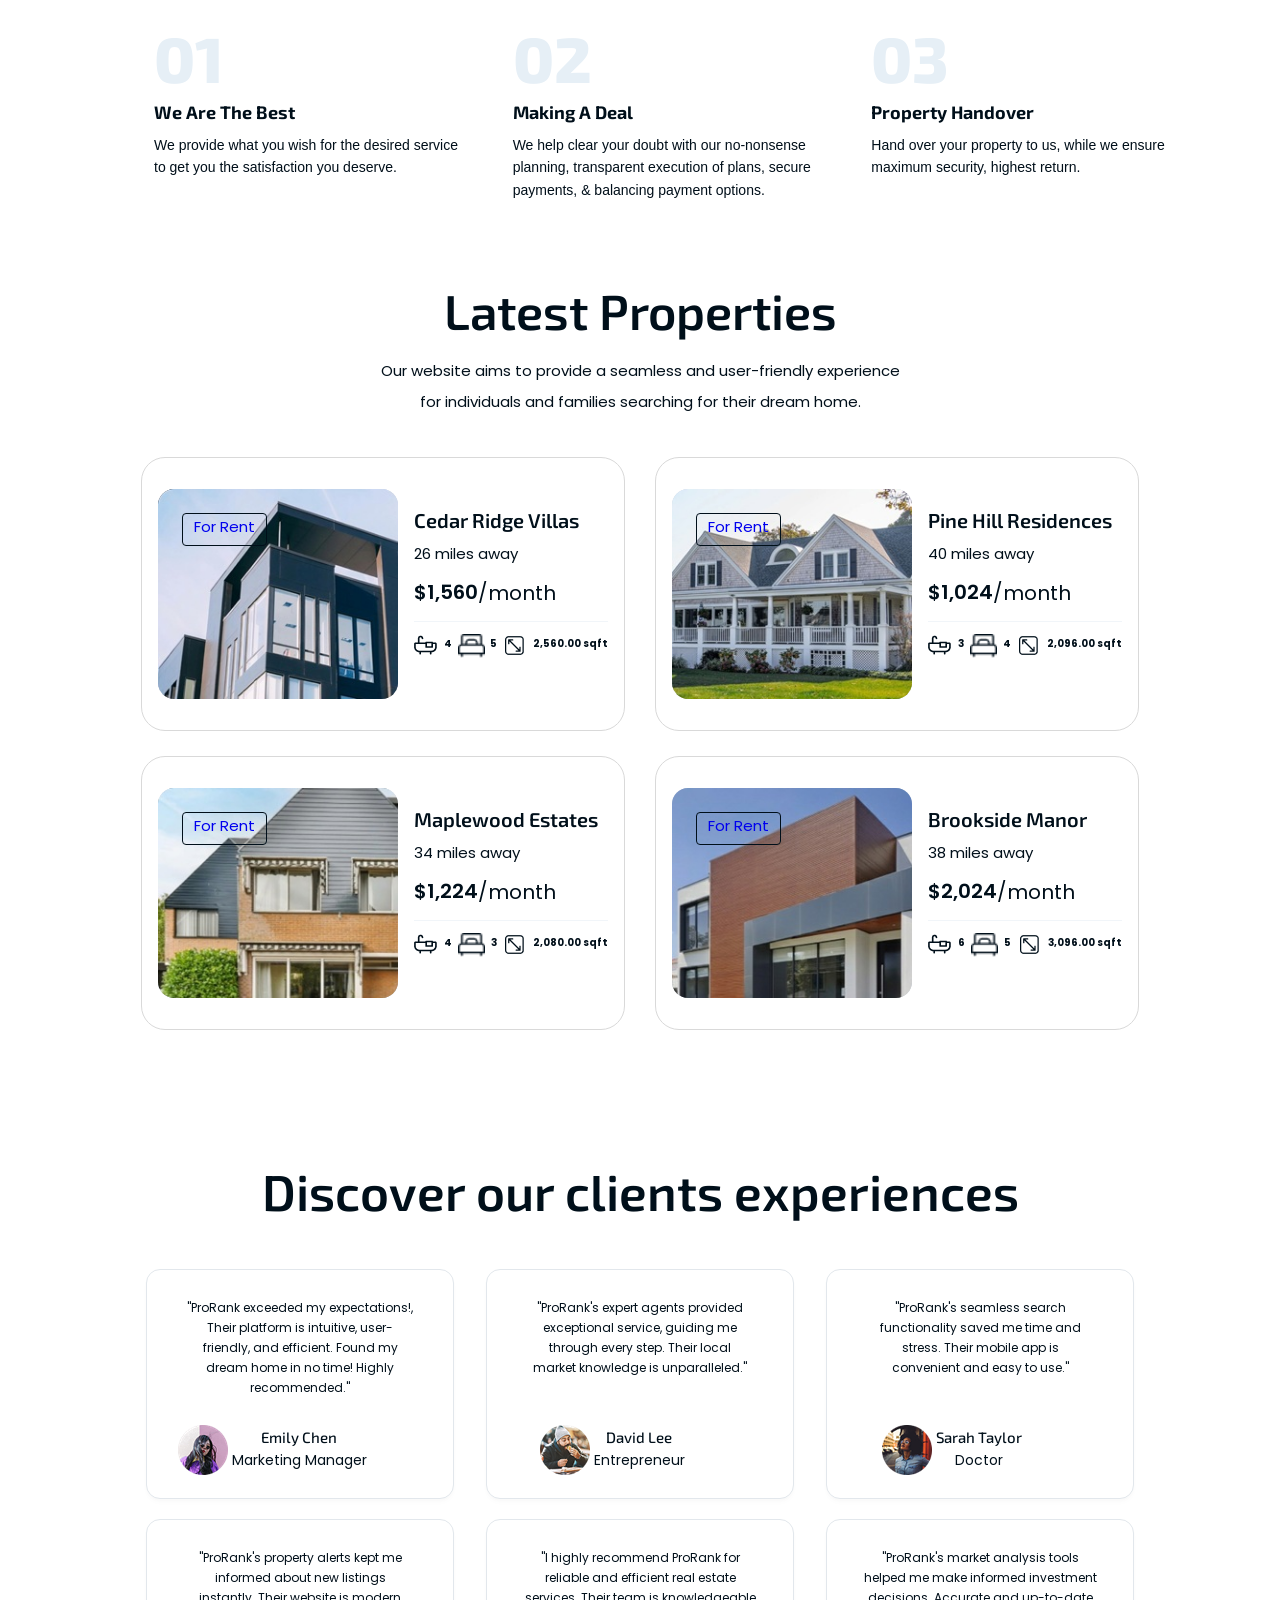
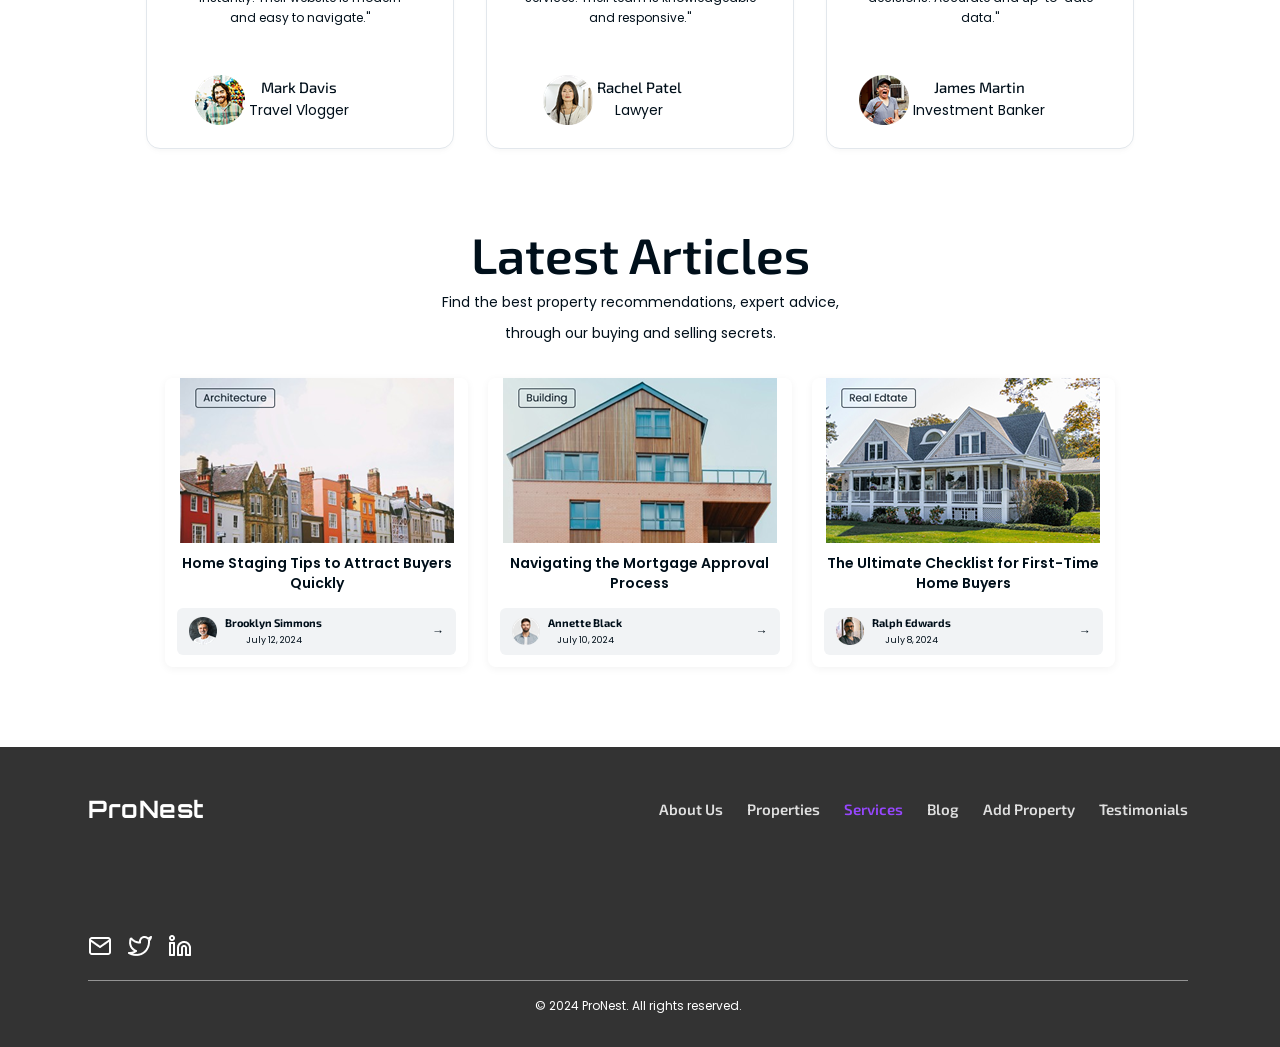
<file: Services.html>
<!DOCTYPE html>
<html lang="en">

<head>
  <meta charset="UTF-8">
  <meta name="viewport" content="width=device-width, initial-scale=1.0">
  <title> Service of Real Estate Web page </title>
  <link rel="stylesheet" href="Services.css" />
  <link rel="icon" type="image/svg+xml" href="assets/prolog.png">
  <link rel="preconnect" href="https://fonts.googleapis.com">
  <link rel="preconnect" href="https://fonts.gstatic.com" crossorigin>
  <link href="https://fonts.googleapis.com/css2?family=Orbitron:wght@400..900&display=swap" rel="stylesheet">
  <link rel="preconnect" href="https://fonts.googleapis.com">
  <link rel="preconnect" href="https://fonts.gstatic.com" crossorigin>
  <link href="https://fonts.googleapis.com/css2?family=Exo+2:ital,wght@0,100..900;1,100..900&display=swap"
    rel="stylesheet">
  <link rel="preconnect" href="https://fonts.googleapis.com">
  <link rel="preconnect" href="https://fonts.gstatic.com" crossorigin>
  <link
    href="https://fonts.googleapis.com/css2?family=Poppins:ital,wght@0,100;0,200;0,300;0,400;0,500;0,600;0,700;0,800;0,900;1,100;1,200;1,300;1,400;1,500;1,600;1,700;1,800;1,900&display=swap"
    rel="stylesheet">
</head>


<body>
  <section>
    <div class="header">
      <div class="logo">ProNest</div>

      <div class="hamburger" onclick="toggleMenu()">
        <div></div>
        <div></div>
        <div></div>
      </div>

      <div class="menu" id="navMenu">
        <div class="nav-links">
          <a href="about.html">About Us</a>
          <a href="Properties.html">Properties</a>
          <a href="Services"> <span class="serve"> Services </span></a>
          <a href="blogs.htm">Blog</a>
          <a href="add-property.html"><span class="ad-prop"> Add Property </span></a>
          <a href="testimony.html">Testimonials</a>
        </div>
      </div>
      <div>
        <a href="contact-us.html" class="contact-btn">Contact Us</a>
      </div>
      <script>
        function toggleMenu() {
          var menu = document.getElementById("navMenu");
          menu.classList.toggle("active");
        }
      </script>
  </section>


  <section class="services-container">
    <h2>Real Estate Management<br>Services</h2>
    <div class="card-row">
      <div class="card card-wide">
        <div class="card-header">
          <h3>Property Listings</h3>
          <div class="icon-place"><img src="assets/fire1.png" /> </div>
        </div>
        <p>Easily browse and manage all your property listings with our user-friendly platform.</p>
      </div>
      <div class="card card-narrow">
        <div class="card-header Generate">
          <h3>Financial<br>Reporting</h3>
          <div class="icon-place"><img src="assets/came.png" /></div>
        </div>
        <span class="fin">
          <p> detailed financial<br />
            statements and performance reports<br />
            to stay on top of your property's<br />
            financial health.</p>
        </span>
      </div>
    </div>

    <div class="card-row">
      <div class="card card-narrow">
        <div class="card-header">
          <h3>Service <br /> Requests</h3>
          <div class="icon-place"><img src="assets/lol2.png" /></div>
        </div>
        <p>Efficiently handle maintenance<br /> requests and work orders through <br /> our app.</p>
      </div>

      <div class="card card-wide">
        <div class="card-header">
          <h3>Tenant Management</h3>
          <div class="icon-place"><img src="assets/lol1.png" /></div>
        </div>
        <p>Keep track of tenant information and lease agreements<br />
          without hassle. Our app allows you to store and manage<br />
          all necessary details.</p>
      </div>
    </div>

  </section>

  <section class="how-we-work-section">
    <div class="work-header">
      <h2>How We Work?</h2>
      <p>Whether you're buying, selling, or investing, we've got your real estate journey at<br>you're fingertips.
      </p>
    </div>

    <div class="video-box">
      <img id="thumb" src="assets/vedio pics.png" alt="Video thumbnail">
      <button class="play-btn" id="playBtn">▶</button>

      <video id="video" controls>
        <source src="vedios/real videio.mp4" type="video/mp4">
      </video>
    </div>

    <script>
      const thumb = document.getElementById('thumb');
      const playBtn = document.getElementById('playBtn');
      const video = document.getElementById('video');

      playBtn.addEventListener('click', function () {
        thumb.style.display = 'none';
        playBtn.style.display = 'none';
        video.style.display = 'block';
        video.play();
      });
    </script>
    </div>
    <div class="steps-grid">

      <div class="step-card">
        <span class="step-number">01</span>
        <h3>We Are The Best</h3>
        <p>We provide what you wish for the desired service to get you the satisfaction you deserve.</p>
      </div>

      <!-- Step 01 -->
      <div class="step-card">
        <span class="step-number">02</span>
        <h3>Making A Deal</h3>
        <p>We help clear your doubt with our no-nonsense planning, transparent execution of plans, secure
          payments, & balancing payment options.</p>
      </div>

      <!-- Step 03 -->
      <div class="step-card">
        <span class="step-number">03</span>
        <h3>Property Handover</h3>
        <p>Hand over your property to us, while we ensure maximum security, highest return.</p>
      </div>

    </div>
    <section>
      <div class="properties-container">
        <h2>Latest Properties</h2>
        <p class="expla">
          Our website aims to provide a seamless and user-friendly experience<br>
          for individuals and families searching for their dream home.
        </p>

        <div class="LP-CARDS">
          <div class="carro1">
            <div class="lp-card1">
              <div class="property-card">
                <div class="image-b">
                  <img src="assets/img1.jpg" class="image-b" />
                  <a href="#" class="rent-tag"><span class="Rtag">For Rent</span></a>
                </div>
                <div class="card-details">
                  <h3>Cedar Ridge Villas</h3>
                  <p class="distance">26 miles away</p>
                  <div class="price">$1,560<span>/</span><span class="p-span">month</span></div>
                  <div class="divider"></div>
                  <div class="features">
                    <img src="assets/icon1.png" /> <span>4</span>
                    <img src="assets/icon1 (2).png"><span> 5</span>
                    <img src="assets/icon2.png" /> <span>2,560.00 sqft</span>
                  </div>
                </div>
              </div>

              <div class="property-card">
                <div class="image-b">
                  <img src="assets/img2.jpg" class="image-b" />
                  <a href="#" class="rent-tag">
                    <sapn class="Rtag">For Rent</span>
                  </a>
                </div>
                <div class="card-details">
                  <h3>Maplewood Estates</h3>
                  <p class="distance">34 miles away</p>
                  <div class="price">$1,224<span>/month</span></div>
                  <div class="divider"></div>
                  <div class="features">
                    <img src="assets/icon1.png" /><span> 4</span>
                    <img src="assets/icon1 (2).png"><span> 3</span>
                    <img src="assets/icon2.png" /> <span> 2,080.00 sqft</span>
                  </div>
                </div>
              </div>
            </div>
          </div>

          <div class="carro2">
            <div class="property-card">
              <div class="image-b">
                <img src="assets/img3.jpg" class="image-b" />
                <a href="#" class="rent-tag"><span class="Rtag">For Rent</span></a>
              </div>
              <div class="card-details">
                <h3>Pine Hill Residences</h3>
                <p class="distance">40 miles away</p>
                <div class="price">$1,024<span>/month</span></div>
                <div class="divider"></div>
                <div class="features">
                  <img src=assets/icon1.png /><span> 3</span>
                  <img src="assets/icon1 (2).png"><span> 4</span>
                  <img src="assets/icon2.png" /><span> 2,096.00 sqft</span>
                </div>
              </div>
            </div>

            <div class="property-card">
              <div class="image-b">
                <img src="assets/img4.jpg" class="image-b" />
                <a href="#" class="rent-tag"><span class="Rtag">For Rent</span></a>
              </div>
              <div class="card-details">
                <h3>Brookside Manor</h3>
                <p class="distance">38 miles away</p>
                <div class="price">$2,024<span>/month</span></div>
                <div class="divider"></div>
                <div class="features">
                  <img src=assets/icon1.png /><span> 6</span>
                  <img src="assets/icon1 (2).png"><span> 5</span>
                  <img src="assets/icon2.png" /><span> 3,096.00 sqft</span>
                </div>
              </div>
            </div>

          </div>
        </div>
      </div>
    </section>



    <section class="testimonials-section">
      <h2>Discover our clients experiences</h2>
      <div class="testimonials-grid">
        <!-- Card 1 -->
        <div class="testimonial-card">
          <p>"ProRank exceeded my expectations!,<br /> Their platform is intuitive, user-<br />friendly, and efficient.
            Found my <br />dream home in no time! Highly <br />recommended."</p>
          <div class="user-profile">
            <div class="image-placeh">
              <img src="assets/pac1 (7).png" />
            </div>
            <div class="user-details">
              <h4>Emily Chen</h4>
              <span>Marketing Manager</span>
            </div>
          </div>
        </div>

        <!-- Card 2 -->
        <div class="testimonial-card">
          <p>"ProRank's expert agents provided <br />exceptional service, guiding me <br />through every step. Their
            local<br /> market knowledge is unparalleled."</p>
          <div class="user-profile">
            <div class="image-placeh">
              <img src="assets/pac1 (6).png" />
            </div>
            <div class="user-details">
              <h4>David Lee</h4>
              <span>Entrepreneur</span>
            </div>
          </div>
        </div>

        <!-- Card 3 -->
        <div class="testimonial-card">
          <p>"ProRank's seamless search <br />functionality saved me time and <br />stress. Their mobile app is
            <br />convenient and easy to use."
          </p>
          <div class="user-profile">
            <div class="image-placeh">
              <img src="assets/pac1 (5).png" />
            </div>
            <div class="user-details">
              <h4>Sarah Taylor</h4>
              <span>Doctor</span>
            </div>
          </div>
        </div>

        <!-- Card 4 -->
        <div class="testimonial-card">
          <p>"ProRank's property alerts kept me <br>informed about new listings <br />instantly. Their website is modern
            <br />and easy to navigate."
          </p>
          <div class="user-profile">
            <div class="image-placeh">
              <img src="assets/pac1 (4).png" />
            </div>
            <div class="user-details">
              <h4>Mark Davis</h4>
              <span>Travel Vlogger</span>
            </div>
          </div>
        </div>

        <!-- Card 5 -->
        <div class="testimonial-card">
          <p>"I highly recommend ProRank for<br /> reliable and efficient real estate<br /> services. Their team is
            knowledgeable <br />and responsive."</p>
          <div class="user-profile">
            <div class="image-placeh">
              <img src="assets/pac1 (3).png" />
            </div>
            <div class="user-details">
              <h4>Rachel Patel</h4>
              <span>Lawyer</span>
            </div>
          </div>
        </div>

        <!-- Card 6 -->
        <div class="testimonial-card">
          <p>"ProRank's market analysis tools <br />helped me make informed investment<br /> decisions. Accurate and
            up-to-date<br /> data."</p>
          <div class="user-profile">
            <div class="image-placeh">
              <img src="assets/pac1 (2).png" />
            </div>
            <div class="user-details">
              <h4>James Martin</h4>
              <span>Investment Banker</span>
            </div>
          </div>
        </div>
      </div>
    </section>

    <section class="artsec-wrapper">
      <div class="artsec-main-box">
        <div class="artsec-head-area">
          <h1 class="artsec-head-title">Latest Articles</h1>
          <p class="artsec-head-subtext">Find the best property recommendations, expert advice,<br>through our buying
            and selling secrets.</p>
        </div>

        <div class="artsec-grid-holder">
          <div class="artsec-post-block">
            <div>
              <div class="artsec-media-frame">
                <img src="assets/article (3).png" />
              </div>
              <div class="artsec-heading-text">Home Staging Tips to Attract Buyers Quickly</div>
            </div>
            <div class="artsec-author-bar">
              <div class="artsec-user-meta">
                <div class="artsec-avatar-frame"><img src="assets/article (1).png"> </div>
                <div class="artsec-user-text">
                  <h4>Brooklyn Simmons</h4>
                  <span>July 12, 2024</span>
                </div>
              </div>
              <span class="artsec-next-pointer">&#8594;</span>
            </div>
          </div>

          <div class="artsec-post-block">
            <div>
              <div class="artsec-media-frame">
                <img src="assets/article (2).png" />
              </div>
              <div class="artsec-heading-text">Navigating the Mortgage Approval Process</div>
            </div>
            <div class="artsec-author-bar">
              <div class="artsec-user-meta">
                <div class="artsec-avatar-frame"><img src="assets/article (5).png" /> </div>
                <div class="artsec-user-text">
                  <h4>Annette Black</h4>
                  <span>July 10, 2024</span>
                </div>
              </div>
              <span class="artsec-next-pointer">&#8594;</span>
            </div>
          </div>

          <div class="artsec-post-block">
            <div>
              <div class="artsec-media-frame">
                <img src="assets/article (4).png" />
              </div>
              <div class="artsec-heading-text">The Ultimate Checklist for First-Time Home Buyers</div>
            </div>
            <div class="artsec-author-bar">
              <div class="artsec-user-meta">
                <div class="artsec-avatar-frame"><img src="assets/article (6).png" /></div>
                <div class="artsec-user-text">
                  <h4>Ralph Edwards</h4>
                  <span>July 8, 2024</span>
                </div>
              </div>
              <span class="artsec-next-pointer">&#8594;</span>
            </div>
          </div>

        </div>

      </div>
      </div>
    </section>

    <footer class="site-footer">
      <div class="footer-container">
        <div class="footer-top">
          <div class="footer-brand">
            <a href="#" class="logo">ProNest</a>
          </div>
          <nav class="footer-nav">
            <a href="about.html">About Us</a>
            <a href="Properties.html">Properties</a>
            <a href="Services.html"><span class="serve" >Services</a>
            <a href="blogs.htm">Blog</a>
            <a href="add-property.html">Add Property</a>
            <a href="testimony.html">Testimonials</a>
          </nav>
        </div>

        <div class="footer-socials">
          <a href="#" aria-label="Email"><i class="fa-regular fa-envelope"><img
                src="assets/socia icon (1).png" /></i></a>
          <a href="#" aria-label="Twitter"><i class="fa-brands fa-twitter"><img src="assets/socia icon (2).png" />
            </i></a>
          <a href="#" aria-label="LinkedIn"><i class="fa-brands fa-linkedin-in"><img src="assets/socia icon (3).png" />
            </i></a>
        </div>
        <hr class="footer-divider" />
        <div class="footer-bottom">
          <p>&copy; 2024 ProNest. All rights reserved.</p>
        </div>

      </div>
    </footer>

</body>

</html>
</file>
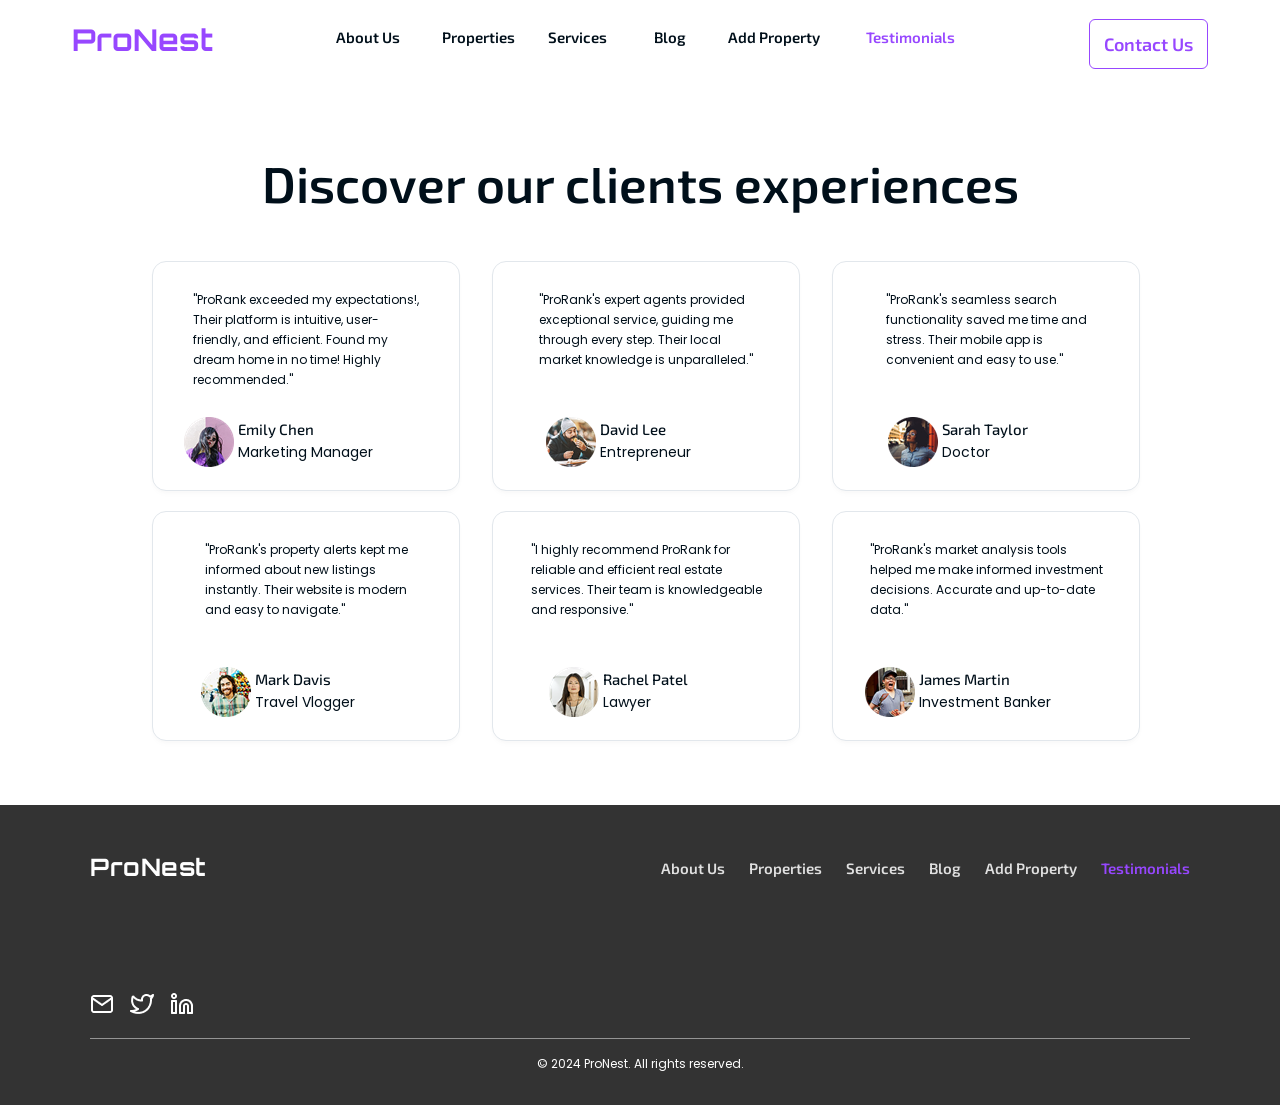
<file: testimony.html>
<!DOCTYPE html>
<html lang="en">

<head>
  <meta charset="UTF-8">
  <meta name="viewport" content="width=device-width, initial-scale=1.0">
  <title> Testimonials of Real Estate Company</title>
  <link rel="stylesheet" href="testimony.css"  />
  <link rel="icon" type="image/svg+xml" href="assets/prolog.png">
  <link rel="preconnect" href="https://fonts.googleapis.com">
  <link rel="preconnect" href="https://fonts.gstatic.com" crossorigin>
  <link href="https://fonts.googleapis.com/css2?family=Orbitron:wght@400..900&display=swap" rel="stylesheet">
  <link rel="preconnect" href="https://fonts.googleapis.com">
  <link rel="preconnect" href="https://fonts.gstatic.com" crossorigin>
  <link href="https://fonts.googleapis.com/css2?family=Exo+2:ital,wght@0,100..900;1,100..900&display=swap"
    rel="stylesheet">
  <link rel="preconnect" href="https://fonts.googleapis.com">
  <link rel="preconnect" href="https://fonts.gstatic.com" crossorigin>
  <link
    href="https://fonts.googleapis.com/css2?family=Poppins:ital,wght@0,100;0,200;0,300;0,400;0,500;0,600;0,700;0,800;0,900;1,100;1,200;1,300;1,400;1,500;1,600;1,700;1,800;1,900&display=swap"
    rel="stylesheet">
</head>

<body>
  <section>
    <div class="header">
      <div class="logo">ProNest</div>

      <div class="hamburger" onclick="toggleMenu()">
        <div></div>
        <div></div>
        <div></div>
      </div>

      <div class="menu" id="navMenu">
        <div class="nav-links">
          <a href="about.html">About Us</a>
          <a href="Properties.html">Properties</a>
          <a href="Services.html">Services</a>
          <a href="blogs.htm">Blog</a>
          <a href="add-property.html"><span class="ad-prop"> Add Property </span></a>
          <a href="testimony.html"><span class="testi">Testimonials</span></a>
        </div>
      </div>
      <div>
        <a href="contact-us.html" class="contact-btn">Contact Us</a>
      </div>
      <script>
        function toggleMenu() {
          var menu = document.getElementById("navMenu");
          menu.classList.toggle("active");
        }
      </script>
  </section>

  <section class="testimonials-section">
    <h2>Discover our clients experiences</h2>

    <div class="testimonials-grid">

      <!-- Card 1 -->
      <div class="testimonial-card">
        <p>"ProRank exceeded my expectations!,<br /> Their platform is intuitive, user-<br />friendly, and efficient.
          Found my <br />dream home in no time! Highly <br />recommended."</p>
        <div class="user-profile">
          <div class="image-placeh">
            <img src="assets/pac1 (7).png" />
          </div>
          <div class="user-details">
            <h4>Emily Chen</h4>
            <span>Marketing Manager</span>
          </div>
        </div>
      </div>

      <!-- Card 2 -->
      <div class="testimonial-card">
        <p>"ProRank's expert agents provided <br />exceptional service, guiding me <br />through every step. Their
          local<br /> market knowledge is unparalleled."</p>
        <div class="user-profile">
          <div class="image-placeh">
            <img src="assets/pac1 (6).png" />
          </div>
          <div class="user-details">
            <h4>David Lee</h4>
            <span>Entrepreneur</span>
          </div>
        </div>
      </div>

      <!-- Card 3 -->
      <div class="testimonial-card">
        <p>"ProRank's seamless search <br />functionality saved me time and <br />stress. Their mobile app is
          <br />convenient and easy to use."
        </p>
        <div class="user-profile">
          <div class="image-placeh">
            <img src="assets/pac1 (5).png" />
          </div>
          <div class="user-details">
            <h4>Sarah Taylor</h4>
            <span>Doctor</span>
          </div>
        </div>
      </div>

      <!-- Card 4 -->
      <div class="testimonial-card">
        <p>"ProRank's property alerts kept me <br>informed about new listings <br />instantly. Their website is modern
          <br />and easy to navigate."
        </p>
        <div class="user-profile">
          <div class="image-placeh">
            <img src="assets/pac1 (4).png" />
          </div>
          <div class="user-details">
            <h4>Mark Davis</h4>
            <span>Travel Vlogger</span>
          </div>
        </div>
      </div>

      <!-- Card 5 -->
      <div class="testimonial-card">
        <p>"I highly recommend ProRank for<br /> reliable and efficient real estate<br /> services. Their team is
          knowledgeable <br />and responsive."</p>
        <div class="user-profile">
          <div class="image-placeh">
            <img src="assets/pac1 (3).png" />
          </div>
          <div class="user-details">
            <h4>Rachel Patel</h4>
            <span>Lawyer</span>
          </div>
        </div>
      </div>

      <!-- Card 6 -->
      <div class="testimonial-card">
        <p>"ProRank's market analysis tools <br />helped me make informed investment<br /> decisions. Accurate and
          up-to-date<br /> data."</p>
        <div class="user-profile">
          <div class="image-placeh">
            <img src="assets/pac1 (2).png" />
          </div>
          <div class="user-details">
            <h4>James Martin</h4>
            <span>Investment Banker</span>
          </div>
        </div>
      </div>

    </div>
  </section>

    <footer class="site-footer">
    <div class="footer-container">
      <div class="footer-top">
        <div class="footer-brand">
          <a href="#" class="logo">ProNest</a>
        </div>
        <nav class="footer-nav">
          <a href="about.html">About Us</a>
          <a href="Properties">Properties</a>
          <a href="Services.html">Services</a>
          <a href="blogs.htm">Blog</a>
          <a href="add-property.html">Add Property</a>
          <a href="testimony.html"><span class="testi">Testimonials </span></a>
        </nav>
      </div>

      <div class="footer-socials">
        <a href="#" aria-label="Email"><i class="fa-regular fa-envelope"><img src="assets/socia icon (1).png"  /></i></a>
        <a href="#" aria-label="Twitter"><i class="fa-brands fa-twitter"><img src="assets/socia icon (2).png"  /> </i></a>
        <a href="#" aria-label="LinkedIn"><i class="fa-brands fa-linkedin-in"><img src="assets/socia icon (3).png"/>   </i></a>
      </div>
      <hr class="footer-divider" />
      <div class="footer-bottom">
        <p>&copy; 2024 ProNest. All rights reserved.</p>
      </div>

    </div>
  </footer>
  </body>
  </html>
</file>
<file: add-property.css>
* {
    margin: 0;
    padding: 0;
}

.header {
    width: 1, 656px;
    display: flex;
    justify-content: space-between;
    align-items: center;
    align-content: center;
    padding: 20px 40px;
    position: relative;
    margin: 0px 2rem;

}

.logo {
    width: 151px;
    height: 40px;
    line-height: 100%;
    letter-spacing: 1%;
    font-weight: 700;
    font-size: 30px;
    font-weight: 700;
    color: #9747FF;
    font-family: "Orbitron", sans-serif;
}

.hamburger {
    display: none;
    cursor: pointer;
    flex-direction: column;
    justify-content: space-between;
    width: 25px;
    height: 18px;
}

.hamburger div {
    width: 100%;
    height: 3px;
    background-color: #1f2937;
    border-radius: 2px;
}

.menu {
    display: flex;
    justify-content: space-between;
    align-items: center;
    flex-flow: row;
    width: 787px;
    max-width: 100%;
    height: 49px;
    max-height: 100%;
}

.nav-links {
    display: flex;
    justify-content: space-between;
    margin-left: 5rem;

}

.nav-links a {
    width: 120px;
    height: 29px;
    font-family: "Exo 2", sans-serif;
    text-decoration: none;
    color: #000F1A;
    font-weight: 600;
    font-size: 15px;
    margin: 0px -7px;
    letter-spacing: 1%;
    line-height: 100%;

}
.nav-links a:hover{
    color: #9747FF;
}

.ad-prop {
    color: #9747FF;
    max-width: 170px;
    width: 100%;
    margin: -2rem;
}
.ad-pro{
    color: #9747FF;
}

.contact-btn {
    width: 153px;
    height: 57px;
    text-decoration: none;
    color: #9747FF;
    border: 1px solid #9747FF;
    padding: 13px 14px;
    border-radius: 6px;
    font-weight: 600;
    font-family: "Exo 2", sans-serif;
    font-size: 18px;
    /* margin-left: 10px; */
    line-height: 100%;
    letter-spacing: 1%;
}

.contact-btn:hover {
    color: #ffffff;
    background-color: #9747FF;
    ;
}


@media (max-width: 768px) {
.header {
    width: 90%;
    margin: 0 auto;
    padding: 15px 0px;
    /* box-sizing: border-box; */
    }
    .hamburger {
        display: flex;
        margin-right: -13rem;
    }

    .menu {
        display: none;
        flex-direction: column;
        justify-content: space-between;
        position: absolute;
        top: 60px;
        left: 0;
        width: 100%;
        background-color: #ffffff;
        padding: 20px 0;
        border-bottom: 1px solid #eeeeee;
    }

    .menu.active {
        display: flex;
    }

    .nav-links {
        flex-direction: column;
        justify-content: space-between;
    }

    .nav-links a {
        margin: 10px 0;
        text-align: center;
    }

    .contact-btn {
        margin-left: 0px;
        margin-top: 15px;
    }
}
@media(max-width:600px){
     .hamburger {
        display: flex;
        margin-right: -5rem;
    }
}

/* section 2 */

.form-box {
  max-width: 1000px;
  margin: 5rem auto;
  padding: 30px;
  background: #FFFFFF;
  border: 1px solid #D9D9D9;
  border-radius: 30px;
}

h3 {
  font-family: "Exo 2", sans-serif;
  font-weight: 500;
  font-size: 28px;
  line-height: 40px;
  letter-spacing: 0%;
  color: #141414;
  margin: 0 0 15px;

}

hr {
  border: none;
  border-top: 1px solid #eee;
  margin: 25px 0;
}

.row {
  display: flex;
  gap: 15px;
  margin-bottom: 15px;
}

.field {
  flex: 1;
}

label {
  display: block;
  margin-bottom: 5px;
  font-family: "Exo 2", sans-serif;
  font-size: 16px;
  font-weight: 600;
  line-height: 18.6px;
  letter-spacing: 0%;
}

input[type="text"],
input[type="email"],
select,
textarea {
  width: 96%;
  padding: 10px;
  border: none;
  border-radius: 8px;
  background: #F4F4F4;
  font-size: 14px;
}

textarea {
  height: 100px;
  resize: none;
}

.amenities {
  display: flex;
  flex-wrap: wrap;
  gap: 15px;
}

.amenities label {
  display: flex;
  align-items: center;
  gap: 5px;
  font-family: "Exo 2", sans-serif;
  font-weight: 400;
  font-size: 16px;
  color: #141414;
}

@media (max-width: 768px) {
  .form-box{
    width: 82%;
  }
    .row {
    flex-direction: column;
    gap: 15px;
  }
}

/* last section */
.site-footer {
    background-color: #333333;
    color: #ffffff;
    padding: 50px 0px;
    width: 100%;
    height: 200px;
}

.footer-container {
    max-width: 1100px;
    margin: 0 auto;
}

.footer-top {
    display: flex;
    justify-content: space-between;
    align-items: center;
    flex-wrap: wrap;
    gap: 20px;
    margin-bottom: 7rem;
}

.footer-brand .logo {
    font-size: 24px;
    font-weight: 700;
    color: #ffffff;
    text-decoration: none;
    letter-spacing: 0.5px;
}

.footer-nav {
    display: flex;
    align-items: center;
    gap: 24px;
    flex-wrap: wrap;
}

.footer-nav a {
    color: #e0e0e0;
    font-family: "Exo 2", sans-serif;
    font-weight: 600;
    font-size: 15px;
    text-decoration: none;
    transition: color 0.3s ease;
}

.footer-nav a:hover {
    color: #ffffff;
}

/* Social Icons Section */
.site-footer {
    background-color: #333333;
    color: #ffffff;
    padding: 50px 0px;
    width: 100%;
    height: 200px;
}

.footer-container {
    max-width: 1100px;
    margin: 0 auto;
}

.footer-top {
    display: flex;
    justify-content: space-between;
    align-items: center;
    flex-wrap: wrap;
    gap: 20px;
    margin-bottom: 7rem;
}

.footer-brand .logo {
    font-size: 24px;
    font-weight: 700;
    color: #ffffff;
    text-decoration: none;
    letter-spacing: 0.5px;
}

.footer-nav {
    display: flex;
    align-items: center;
    gap: 24px;
    flex-wrap: wrap;
}

.footer-nav a {
    color: #e0e0e0;
    font-family: "Exo 2", sans-serif;
    font-weight: 600;
    font-size: 15px;
    text-decoration: none;
    transition: color 0.3s ease;
}

.footer-nav a:hover {
    color: #ffffff;
}

.footer-socials {
    display: flex;
    align-items: center;
    gap: 16px;
    margin-bottom: 15px;
}

.footer-socials a {
    color: #cccccc;
    font-family: "Poppins", sans-serif;
    font-size: 16px;
    text-decoration: none;
    transition: color 0.3s ease;
}

.footer-socials a:hover {
    color: #ffffff;
}

.footer-divider {
    border: none;
    border-top: 1px solid #949494;
    margin-bottom: 20px;
}

.footer-bottom {
    text-align: center;
}

.footer-bottom p {
    font-family: "Poppins", sans-serif;
    font-weight: 400;
    letter-spacing: 0%;
    line-height: 10.8px;
    color: #FFFFFF;
    font-size: 12px;
}


@media (max-width: 768px) {
  .site-footer {
    height: auto;
    padding: 40px 20px;
    box-sizing: border-box;
  }

  .footer-top {
    flex-direction: column;
    align-items: center;
    text-align: center;
    margin-bottom: 2rem;
  }

  .footer-nav {
    flex-direction: column;
    align-items: center;
    margin-left: 0;
    gap: 12px;
  }
}
</file>
<file: blogs.css>
* {
    margin: 0;
    padding: 0;
}

.header {
    width: 1, 656px;
    display: flex;
    justify-content: space-between;
    align-items: center;
    align-content: center;
    padding: 20px 40px;
    position: relative;
    margin: 0px 2rem;

}

.logo {
    width: 151px;
    height: 40px;
    line-height: 100%;
    letter-spacing: 1%;
    font-weight: 700;
    font-size: 30px;
    font-weight: 700;
    color: #9747FF;
    font-family: "Orbitron", sans-serif;
}

.hamburger {
    display: none;
    cursor: pointer;
    flex-direction: column;
    justify-content: space-between;
    width: 25px;
    height: 18px;
}

.hamburger div {
    width: 100%;
    height: 3px;
    background-color: #1f2937;
    border-radius: 2px;
}

.menu {
    display: flex;
    justify-content: space-between;
    align-items: center;
    flex-flow: row;
    width: 787px;
    max-width: 100%;
    height: 49px;
    max-height: 100%;
}

.nav-links {
    display: flex;
    justify-content: space-between;
    margin-left: 5rem;

}

.nav-links a {
    width: 120px;
    height: 29px;
    font-family: "Exo 2", sans-serif;
    text-decoration: none;
    color: #000F1A;
    font-weight: 600;
    font-size: 15px;
    margin: 0px -7px;
    letter-spacing: 1%;
    line-height: 100%;

}

.nav-links a:hover{
    color:#9747FF;
}

.Blogs{
    color: #9747FF;
}


.ad-prop {
    max-width: 170px;
    width: 100%;
    margin: -2rem;
}

.contact-btn {
    width: 153px;
    height: 57px;
    text-decoration: none;
    color: #9747FF;
    border: 1px solid #9747FF;
    padding: 13px 14px;
    border-radius: 6px;
    font-weight: 600;
    font-family: "Exo 2", sans-serif;
    font-size: 18px;
    /* margin-left: 10px; */
    line-height: 100%;
    letter-spacing: 1%;
}

.contact-btn:hover {
    color: #ffffff;
    background-color: #9747FF;
    ;
}


@media (max-width: 768px) {
.header {
    width: 90%;
    margin: 0 auto;
    padding: 15px 0px;
    /* box-sizing: border-box; */
    }
    .hamburger {
        display: flex;
        margin-right: -13rem;
    }

    .menu {
        display: none;
        flex-direction: column;
        justify-content: space-between;
        position: absolute;
        top: 60px;
        left: 0;
        width: 100%;
        background-color: #ffffff;
        padding: 10px 0px 250px 0;
        border-bottom: 1px solid #9747FF;
        z-index:1000;
    }

    .menu.active {
        display: flex;
    }

    .nav-links {
        flex-direction: column;
        justify-content: space-between;
    }

    .nav-links a {
        margin: 10px 0;
        text-align: center;
    }

    .contact-btn {
        margin-left: 0px;
        margin-top: 15px;
    }
}

@media(max-width:600px){
     .hamburger {
        display: flex;
        margin-right: -5rem;
    }
}



.artsec-main-box {
    max-width: 950px;
    margin: 5rem auto;
}

.artsec-head-area {
    text-align: center;
    margin-bottom: 30px;
}

.artsec-head-title {
    font-family: "Exo 2", sans-serif;
    font-size: 50px;
    color: #000F1A;
    line-height: 100%;
    font-weight: 600;
    letter-spacing: 0%;
    -ms-text-combine-horizontal: center;
    margin-bottom: 8px;
}

.artsec-head-subtext {
    font-family: "Poppins", sans-serif;
    font-weight: 400;
    font-size: 14px;
    color: #000F1A;
    vertical-align: middle;
    -ms-text-combine-horizontal: center;
    line-height: 30.4px;
}

.artsec-grid-holder {
    display: flex;
    gap: 20px;
    flex-wrap: wrap;
}

.artsec-post-block {
    flex: 1;
    min-width: 260px;
    border-radius: 8px;
    /* border: 1px solid #eeeeee; */
    box-shadow: 0 2px 8px rgba(0, 0, 0, 0.05);
    display: flex;
    flex-direction: column;
    justify-content: space-between;
    overflow: hidden;
}


.artsec-media-frame {
    position: relative;
    height: 160px;
    display: flex;
    align-items: center;
    justify-content: center;
}


.artsec-heading-text {
    font-family: "Poppins", sans-serif;
    padding: 15px;
    font-size: 14px;
    font-weight: 600;
    color: #000F1A;
    line-height: 20px;
    letter-spacing: 0%;
    vertical-align: middle;
}

.artsec-author-bar {
    margin: 0 12px 12px 12px;
    background-color: #f1f3f5;
    padding: 8px 12px;
    border-radius: 6px;
    display: flex;
    align-items: center;
    justify-content: space-between;
}

.artsec-user-meta {
    display: flex;
    align-items: center;
    gap: 8px;
}

.artsec-avatar-frame {
    width: 28px;
    height: 28px;
    border-radius: 50%;
    display: flex;
    align-items: center;
    justify-content: center;
}

.artsec-user-text h4 {
    font-size: 11px;
    color: #000F1A;
    font-family: "Exo 2", sans-serif;
}

.artsec-user-text span {
    font-family: "Poppins", sans-serif;
    font-size: 9px;
    color: #000F1A;
}

.artsec-next-pointer {
    font-size: 12px;
    color: #000F1A;
}

 @media(max-width:768px){
 .artsec-main-box {
    width: 100%;
    padding: 0 20px;
    box-sizing: border-box;
    margin: 3rem auto;
  }

  .artsec-head-title {
    font-size: 32px;
  }

  .artsec-grid-holder {
    flex-direction: column;
    gap: 20px;
  }

  .artsec-post-block {
    width: 100%;
  }

 }



/* last section */
.site-footer {
    background-color: #333333;
    color: #ffffff;
    padding: 50px 0px;
    width: 100%;
    height: 200px;
}

.footer-container {
    max-width: 1100px;
    margin: 0 auto;
}

.footer-top {
    display: flex;
    justify-content: space-between;
    align-items: center;
    flex-wrap: wrap;
    gap: 20px;
    margin-bottom: 7rem;
}

.footer-brand .logo {
    font-size: 24px;
    font-weight: 700;
    color: #ffffff;
    text-decoration: none;
    letter-spacing: 0.5px;
}

.footer-nav {
    display: flex;
    align-items: center;
    gap: 24px;
    flex-wrap: wrap;
}

.footer-nav a {
    color: #e0e0e0;
    font-family: "Exo 2", sans-serif;
    font-weight: 600;
    font-size: 15px;
    text-decoration: none;
    transition: color 0.3s ease;
}

.footer-nav a:hover {
    color: #ffffff;
}

/* Social Icons Section */
.footer-socials {
    display: flex;
    align-items: center;
    gap: 16px;
    margin-bottom: 15px;
}

.footer-socials a {
    color: #cccccc;
    font-family: "Poppins", sans-serif;
    font-size: 16px;
    text-decoration: none;
    transition: color 0.3s ease;
}

.footer-socials a:hover {
    color: #ffffff;
}

.footer-divider {
    border: none;
    border-top: 1px solid #949494;
    margin-bottom: 20px;
}

.footer-bottom {
    text-align: center;
}

.footer-bottom p {
    font-family: "Poppins", sans-serif;
    font-weight: 400;
    letter-spacing: 0%;
    line-height: 10.8px;
    color: #FFFFFF;
    font-size: 12px;
}

@media (max-width: 768px) {
  .site-footer {
    height: auto;
    padding: 40px 20px;
    box-sizing: border-box;
  }

  .footer-top {
    flex-direction: column;
    align-items: center;
    text-align: center;
    margin-bottom: 2rem;
  }

  .footer-nav {
    flex-direction: column;
    align-items: center;
    margin-left: 0;
    gap: 12px;
  }
}
</file>
<file: contact.css>
*{
    margin: 0;
    padding: 0;
}

.header {
    width: 1, 656px;
    display: flex;
    justify-content: space-between;
    align-items: center;
    align-content: center;
    padding: 20px 40px;
    position: relative;
    margin: 0px 2rem;

}

.logo {
    width: 151px;
    height: 40px;
    line-height: 100%;
    letter-spacing: 1%;
    font-weight: 700;
    font-size: 30px;
    font-weight: 700;
    color: #9747FF;
    font-family: "Orbitron", sans-serif;
}

.hamburger {
    display: none;
    cursor: pointer;
    flex-direction: column;
    justify-content: space-between;
    width: 25px;
    height: 18px;
}

.hamburger div {
    width: 100%;
    height: 3px;
    background-color: #1f2937;
    border-radius: 2px;
}

.menu {
    display: flex;
    justify-content: space-between;
    align-items: center;
    flex-flow: row;
    width: 787px;
    max-width: 100%;
    height: 49px;
    max-height: 100%;
}

.nav-links {
    display: flex;
    justify-content: space-between;
    margin-left: 5rem;

}

.nav-links a {
    width: 120px;
    height: 29px;
    font-family: "Exo 2", sans-serif;
    text-decoration: none;
    color: #000F1A;
    font-weight: 600;
    font-size: 15px;
    margin: 0px -7px;
    letter-spacing: 1%;
    line-height: 100%;

}

.ad-prop {
    max-width: 170px;
    width: 100%;
    margin: -2rem;
}

.contact-btn {
    width: 153px;
    height: 57px;
    text-decoration: none;
    color: #9747FF;
    border: 1px solid #9747FF;
    padding: 13px 14px;
    border-radius: 6px;
    font-weight: 600;
    font-family: "Exo 2", sans-serif;
    font-size: 18px;
    line-height: 100%;
    letter-spacing: 1%;
}

.contact-btn:hover {
    color: #ffffff;
    background-color: #9747FF;
    ;
}


@media (max-width: 768px) {
.header {
    width: 90%;
    margin: 0 auto;
    padding: 15px 0px;
    /* box-sizing: border-box; */
    }
    .hamburger {
        display: flex;
        margin-right: -13rem;
    }

    .menu {
        display: none;
        flex-direction: column;
        justify-content: space-between;
        position: absolute;
        top: 60px;
        left: 0;
        width: 100%;
        background-color: #ffffff;
        padding: 10px 0px 250px 0;
        border-bottom: 1px solid #9747FF;
        z-index:1000;
    }

    .menu.active {
        display: flex;
    }

    .nav-links {
        flex-direction: column;
        justify-content: space-between;
    }

    .nav-links a {
        margin: 10px 0;
        text-align: center;
    }

    .contact-btn {
        margin-left: 0px;
        margin-top: 15px;
    }
}
@media(max-width:600px){
     .hamburger {
        display: flex;
        margin-right: -5rem;
    }
}


/* section 2 */
.container {
  display: flex;
  gap: 20px;
  max-width: 1000px;
  margin: 3rem auto;
}

.form-box {
  flex: 1;
  padding: 50px;
  border: 1px solid #ddd;
  border-radius: 20px;
}

.form-box h2 {
font-family: "Exo 2", sans-serif;
  margin-top: 0;
  font-weight: 600;
  font-size: 35px;
  line-height: 60px;
  color: #141414;
  letter-spacing: 0%;

}

.row {
  display: flex;
  gap: 10px;
}

input,
textarea {
  width: 100%;
  padding: 15px;
  /* margin-bottom: 10px; */
  border: none;
  color: #141414;
  border-radius: 8px;
  background: #F4F4F4;
  margin: 10px auto;
}

textarea {
  height: 120px;
  resize: none;
}

button {
  padding: 10px 20px;
  border: 1px solid #7c3aed;
  border-radius: 5px;
  background: #FFFFFF;
  color: #7c3aed;
  cursor: pointer;
}

button:hover {
  background: #9747FF;
  color: #FFFFFF;
}

.map-box {
  flex: 1;
}

.map-box iframe {
  width: 100%;
  height: 100%;
  min-height: 350px;
  border: none;
  border-radius: 20px;
}

@media (max-width: 768px) {
  .container {
    flex-direction: column;
    margin: 2rem 1rem;
  }

  .row {
    flex-direction: column;
    gap: 0;
  }
}





/* last section */
.site-footer {
    background-color: #333333;
    color: #ffffff;
    padding: 50px 0px;
    width: 100%;
    height: 200px;
}

.footer-container {
    max-width: 1100px;
    margin: 0 auto;
}

.footer-top {
    display: flex;
    justify-content: space-between;
    align-items: center;
    flex-wrap: wrap;
    gap: 20px;
    margin-bottom: 7rem;
}

.footer-brand .logo {
    font-size: 24px;
    font-weight: 700;
    color: #ffffff;
    text-decoration: none;
    letter-spacing: 0.5px;
}

.footer-nav {
    display: flex;
    align-items: center;
    gap: 24px;
    flex-wrap: wrap;
}

.footer-nav a {
    color: #e0e0e0;
    font-family: "Exo 2", sans-serif;
    font-weight: 600;
    font-size: 15px;
    text-decoration: none;
    transition: color 0.3s ease;
}

.footer-nav a:hover {
    color: #ffffff;
}

.footer-socials {
    display: flex;
    align-items: center;
    gap: 16px;
    margin-bottom: 15px;
}

.footer-socials a {
    color: #cccccc;
    font-family: "Poppins", sans-serif;
    font-size: 16px;
    text-decoration: none;
    transition: color 0.3s ease;
}

.footer-socials a:hover {
    color: #ffffff;
}

.footer-divider {
    border: none;
    border-top: 1px solid #949494;
    margin-bottom: 20px;
}

.footer-bottom {
    text-align: center;
}

.footer-bottom p {
    font-family: "Poppins", sans-serif;
    font-weight: 400;
    letter-spacing: 0%;
    line-height: 10.8px;
    color: #FFFFFF;
    font-size: 12px;
}


@media (max-width: 768px) {
  .site-footer {
    height: auto;
    padding: 40px 20px;
    box-sizing: border-box;
  }

  .footer-top {
    flex-direction: column;
    align-items: center;
    text-align: center;
    margin-bottom: 2rem;
  }

  .footer-nav {
    flex-direction: column;
    align-items: center;
    margin-left: 0;
    gap: 12px;
  }
}
</file>
<file: Properties.css>
* {
    margin: 0;
    padding: 0;
}

.header {
    width: 1, 656px;
    display: flex;
    justify-content: space-between;
    align-items: center;
    align-content: center;
    padding: 20px 40px;
    position: relative;
    margin: 0px 2rem;

}

.logo {
    width: 151px;
    height: 40px;
    line-height: 100%;
    letter-spacing: 1%;
    font-weight: 700;
    font-size: 30px;
    font-weight: 700;
    color: #9747FF;
    font-family: "Orbitron", sans-serif;
}

.hamburger {
    display: none;
    cursor: pointer;
    flex-direction: column;
    justify-content: space-between;
    width: 25px;
    height: 18px;
}

.hamburger div {
    width: 100%;
    height: 3px;
    background-color: #1f2937;
    border-radius: 2px;
}

.menu {
    display: flex;
    justify-content: space-between;
    align-items: center;
    flex-flow: row;
    width: 787px;
    max-width: 100%;
    height: 49px;
    max-height: 100%;
}

.nav-links {
    display: flex;
    justify-content: space-between;
    margin-left: 5rem;

}

.nav-links a {
    width: 120px;
    height: 29px;
    font-family: "Exo 2", sans-serif;
    text-decoration: none;
    color: #000F1A;
    font-weight: 600;
    font-size: 15px;
    margin: 0px -7px;
    letter-spacing: 1%;
    line-height: 100%;

}
.nav-links a:hover{
  color: #9747FF;
}
.popert{
  color: #9747FF;
}

.ad-prop {
    max-width: 170px;
    width: 100%;
    margin: -2rem;
}

.contact-btn {
    width: 153px;
    height: 57px;
    text-decoration: none;
    color: #9747FF;
    border: 1px solid #9747FF;
    padding: 13px 14px;
    border-radius: 6px;
    font-weight: 600;
    font-family: "Exo 2", sans-serif;
    font-size: 18px;
    line-height: 100%;
    letter-spacing: 1%;
}

.contact-btn:hover {
    color: #ffffff;
    background-color: #9747FF;
    ;
}


@media (max-width: 768px) {
.header {
    width: 90%;
    margin: 0 auto;
    padding: 15px 0px;
    box-sizing: border-box;
    }
    .hamburger {
        display: flex;
        margin-right: -13rem;
    }

    .menu {
        display: none;
        flex-direction: column;
        justify-content: space-between;
        position: absolute;
        top: 60px;
        left: 0;
        width: 100%;
        background-color: #ffffff;
        padding: 10px 0px 250px 0;
        border-bottom: 1px solid #9747FF;
        z-index: 1000;
    }

    .menu.active {
        display: flex;
    }

    .nav-links {
        flex-direction: column;
        justify-content: space-between;
    }

    .nav-links a {
        margin: 10px 0;
        text-align: center;
    }

    .contact-btn {
        margin-left: 0px;
        margin-top: 15px;
    }
}

@media(max-width:600px){
     .hamburger {
        display: flex;
        margin-right: -5rem;
    }
}


.properties-section {
  max-width: 1000px;
  margin: 0 auto;
}

.section-header {
  text-align: center;
  margin-bottom: 40px;
}

.section-header h2 {
  font-size: 28px;
  font-weight: bold;
  color: #111827;
  margin-bottom: 8px;
}

.section-header p {
  font-size: 14px;
  color: #6b7280;
}

.properties-grid {
  display: grid;
  grid-template-columns: repeat(2, 1fr);
  gap: 30px;
  margin-bottom: 40px;
}

.property-card {
  background-color: #ffffff;
  border: 1px solid #e5e7eb;
  border-radius: 12px;
  padding: 16px;
  display: flex;
  gap: 20px;
  align-items: center;
}

/* Image Box Container */
.card-img-box {
  width: 160px;
  height: 140px;
  background-color: #e5e7eb;
  border-radius: 8px;
  position: relative;
  display: flex;
  align-items: center;
  justify-content: center;
  color: #6b7280;
  font-size: 11px;
  font-weight: bold;
  flex-shrink: 0;
  overflow: hidden;
}

/* Real Image Style when added */
.card-img-box img {
  width: 100%;
  height: 100%;
  object-fit: cover;
}

/* "For Rent" Badge */
.badge {
  position: absolute;
  top: 8px;
  left: 8px;
  background-color: rgba(0, 0, 0, 0.5);
  color: #ffffff;
  font-size: 10px;
  padding: 3px 8px;
  border-radius: 4px;
}

/* Card Text Details */
.card-content {
  flex: 1;
}

.card-content h3 {
  font-size: 16px;
  font-weight: bold;
  color: #111827;
  margin-bottom: 2px;
}

.distance {
  font-size: 12px;
  color: #6b7280;
  margin-bottom: 6px;
}

.price {
  font-size: 16px;
  font-weight: 600;
  color: #8b5cf6; 
  margin-bottom: 10px;
}

.price span {
  font-size: 11px;
  color: #6b7280;
  font-weight: 400;
}

.divider {
  border: none;
  border-top: 1px solid #f3f4f6;
  margin-bottom: 10px;
}

.property-details {
  display: flex;
  gap: 12px;
  font-size: 12px;
  color: #4b5563;
}

.pagination {
  display: flex;
  justify-content: center;
  align-items: center;
  gap: 6px;
  flex-wrap: wrap;
}

.page-link {
  font-family: "Exo 2", sans-serif;
  padding: 6px 12px;
  text-decoration: none;
  border: 1px solid #e5e7eb;
  background-color: #ffffff;
  color: #000F1A;
  border-radius: 4px;
  font-size: 14px;
}

.page-link.active {
  background-color: #000F1A;
  color: #ffffff;
  border-color: #000F1A;
}

.page-link:hover:not(.active) {
  background-color: #f3f4f6;
}

.dots {
  padding: 0 4px;
  color: #6b7280;
}

@media (max-width: 768px) {
  .properties-grid {
    grid-template-columns: 1fr; 
    gap: 20px;
  }

  .property-card {
    flex-direction: column; 
    align-items: stretch;
  }

  .card-img-box {
    width: 100%;
    height: 180px;
  }
}

.properties-container {
    height: auto; 
    max-width: 1100px;
    margin: 10px auto;
    text-align: center;
    padding-bottom: 50px;
}

.properties-container h2 {
    max-width: 100%;
    height: 63px;
    font-weight: 600;
    font-family: "Exo 2", sans-serif;
    font-size: 49px;
    color: #000F1A;
    margin-bottom: 12px;
}

.expla {
    font-family: "Poppins", sans-serif;
    font-size: 15px;
    font-weight: 400;
    line-height: 30.4px;
    letter-spacing: 0%;
    color: #000F1A;
    margin-bottom: 40px;
}

.LP-CARDS {
    display: flex;
    flex-wrap: wrap;
    max-width: 1320px;
    justify-content: space-between;
    margin: 0rem 3.2em;
    gap: 20px; 
}

.carro1, .carro2 {
    display: flex;
    flex-direction: column;
    gap: 15px;
}

.property-card {
    width: 450px;
    height: 240px;
    border: 1px solid #D9D9D9;
    border-radius: 24px;
    padding: 16px;
    background-color: #ffffff;
    display: flex;
    align-items: center;
    text-align: left;
}

.image-b {
    width: 240px;
    height: 210px;
    background-color: #cbd5e1;
    border-radius: 16px;
    position: relative;
    display: flex;
    align-items: center;
    object-fit: cover;
}
 
.rent-tag {
    width: 68px;
    max-width: 100%;
    height: 20px;
    position: absolute;
    top: 24px;
    left: 24px;
    font-family: "Poppins", sans-serif;
    background-color: transparent; 
    padding: 3px 7px;
    border-radius: 4px;
    border: 1px solid #000F1A;
    font-weight: 400;
    font-size: 14px;
    text-align: center;
    line-height: 19.2px;
    text-decoration: none;
    letter-spacing: 0%;
    color: #000F1A;
} 

.card-details {
    width: 246px;
    height: 183px;
    margin-left: 5px;
}

.card-details h3 {
    font-weight: 600;
    font-size: 20px;
    font-family: "Exo 2", sans-serif;
    color: #000F1A;
    letter-spacing: 0%;
    line-height: 28px;
    margin-bottom: 4px;
}

.distance {
    font-weight: 400;
    font-size: 15px;
    font-family: "Poppins", sans-serif;
    color: #000F1A;
    line-height: 20px;
    margin-bottom: 12px;
}

.price {
    font-weight: 600;
    font-size: 20px;
    font-family: "Poppins", sans-serif;
    color: #9747FF;
    line-height: 30px;
}

.price span {
    font-weight: 400;
    font-family: "Poppins", sans-serif;
    font-size: 20px;
    color: #000F1A;
}

.p-span {
    font-weight: 400;
    font-size: 15px;
    font-family: "Poppins", sans-serif;
    color: #000F1A;
}

.divider {
    height: 1px;
    background-color: #D9D9D9;
    margin: 12px 0;
}

.features {
    display: flex;
    justify-content: space-between;
    gap: 5px;
    font-family: "Poppins", sans-serif;
    font-weight: 600;
    width: 100%;
    height: 24px;
    font-size: 12px;
    color: #000F1A;
    align-items: center;
}

.features img {
    width: 16px;
    height: 16px;
    object-fit: contain;
}

@media (max-width: 768px) {
  .properties-container h2 {
    font-size: 32px;
    height: auto;
  }

  .LP-CARDS {
    flex-direction: column;
    align-items: center;
    margin: 0 10px;
  }

  .property-card {
    width: 100%;
    max-width: 400px;
    height: auto;
    flex-direction: column;
    align-items: stretch;
  }

  .image-b {
    width: 100%;
    height: 180px;
  }

  .card-details {
    width: 100%;
    margin-left: 0;
    margin-top: 15px;
    height: auto;
  }
}

/* section */

.testimonials-section {
    max-width: 1200px;
    margin: 10rem auto;
}

.testimonials-section h2 {
    font-family: "Exo 2", sans-serif;
    text-align: center;
    font-size: 50px;
    font-weight: 600;
    color: #000F1A;
    margin-bottom: 48px;
}

.testimonials-grid {
    width: 1000px;
    margin-left: 7rem;
    display: grid;
    grid-template-columns: repeat(auto-fit, minmax(320px, 1fr));
    gap: 20px;
}

/* Testimonial Card */
.testimonial-card {
    width: 250px;
    height: 172px;
    align-items: center;
    background: #ffffff;
    border: 1px solid #E2E7EC;
    border-radius: 14px;
    padding: 28px;
    box-shadow: 0 4px 6px -1px rgba(0, 0, 0, 0.02), 0 2px 4px -1px rgba(0, 0, 0, 0.02);
    display: flex;
    flex-direction: column;
    justify-content: space-between;
    transition: transform 0.2s ease, box-shadow 0.2s ease;
}

.testimonial-card:hover {
    transform: translateY(-3px);
    box-shadow: 0 10px 15px -3px rgba(0, 0, 0, 0.05);
}

/* Quote Text */
.testimonial-card p {
    font-family: "Poppins", sans-serif;
    font-weight: 400;
    font-size: 12px;
    line-height: 20.0px;
    letter-spacing: 0%;
    vertical-align: middle;
    color: #000F1A;
    margin-bottom: 20px;
}

/* User Profile Info */
.user-profile {
    display: flex;
    margin-right: 3.5rem;
    gap: 14px;
}

.image-placeh {
    width: 40px;
    height: 40px;
    border-radius: 50%;
}


.user-details h4 {
    line-height: 25.08px;
    font-family: "Exo 2", sans-serif;
    font-size: 15px;
    font-weight: 500;
    color: #000F1A;
}

.user-details span {
    font-family: "Poppins", sans-serif;
    font-weight: 400;
    line-height: 0%;
    line-height: 20px;
    vertical-align: middle;
    font-size: 14px;
    color: #000F1A;
}
/* @media(max-width:768px){
  .testimonials-section {
    margin: 4rem auto;
    padding: 0 20px;
    box-sizing: border-box;
  }

  .testimonials-section h2 {
    font-size: 32px;
    margin-bottom: 25px;
  }

  .testimonials-grid {
    width: 100%;
    margin-left: 0;
    grid-template-columns: 1fr;
    gap: 15px;
  }

  .testimonial-card {
    width: 100%;
    height: auto;
    box-sizing: border-box;
  }

  .user-profile {
    margin-right: 0;

}} */

/* section 8 */



.artsec-main-box {
    max-width: 950px;
    margin: 5rem  auto;
}

.artsec-head-area {
    text-align: center;
    margin-bottom: 30px;
}

.artsec-head-title {
    font-family: "Exo 2", sans-serif;
    font-size: 50px;
    color: #000F1A;
    line-height: 100%;
    font-weight: 600;
    letter-spacing: 0%;
    -ms-text-combine-horizontal: center;
    margin-bottom: 8px;
}

.artsec-head-subtext {
    font-family: "Poppins", sans-serif;
    font-weight: 400;
    font-size: 14px;
    color: #000F1A;
    vertical-align: middle;
    -ms-text-combine-horizontal: center;
    line-height: 30.4px;
}

.artsec-grid-holder {
    display: flex;
    gap: 20px;
    flex-wrap: wrap;
}

.artsec-post-block {
    flex: 1;
    min-width: 260px;
    border-radius: 8px;
    box-shadow: 0 2px 8px rgba(0, 0, 0, 0.05);
    display: flex;
    flex-direction: column;
    justify-content: space-between;
    overflow: hidden;
}

.artsec-media-frame {
    position: relative;
    height: 160px;
    display: flex;
    align-items: center;
    justify-content: center;
}

.artsec-badge-label {
    position: absolute;
    top: 10px;
    left: 10px;
    background: #ffffff;
    font-size: 14px;
    font-weight: 400;
    padding: 4px 8px 4px 10px;
    border-radius: 4px;
    border: 1px solid #000F1A;
    color: #000F1A;
}

/* Post Headline */
.artsec-heading-text {
    font-family: "Poppins", sans-serif;
    padding: 15px;
    font-size: 14px;
    font-weight: 600;
    color: #000F1A;
    line-height: 20px;
    letter-spacing: 0%;
    vertical-align: middle;
}

.artsec-author-bar {
    margin: 0 12px 12px 12px;
    background-color: #f1f3f5;
    padding: 8px 12px;
    border-radius: 6px;
    display: flex;
    align-items: center;
    justify-content: space-between;
}

.artsec-user-meta {
    display: flex;
    align-items: center;
    gap: 8px;
}

.artsec-avatar-frame {
    width: 28px;
    height: 28px;
    border-radius: 50%;
    display: flex;
    align-items: center;
    justify-content: center;
}

.artsec-user-text h4 {
    font-size: 11px;
    color: #000F1A;
    font-family: "Exo 2", sans-serif;
}

.artsec-user-text span {
    font-family: "Poppins", sans-serif;
    font-size: 9px;
    color: #000F1A;
}

.artsec-next-pointer {
    font-size: 12px;
    color: #000F1A;
}


/* section 4 */


.testimonials-section {
    max-width: 1200px;
    margin: 10rem auto;
}

.testimonials-section h2 {
    font-family: "Exo 2", sans-serif;
    text-align: center;
    font-size: 50px;
    font-weight: 600;
    color: #000F1A;
    margin-bottom: 48px;
}

.testimonials-grid {
    width: 1000px;
    margin-left: 7rem;
    display: grid;
    grid-template-columns: repeat(auto-fit, minmax(320px, 1fr));
    gap: 20px;
}

.testimonial-card {
    width: 250px;
    height: 172px;
    align-items: center;
    background: #ffffff;
    border: 1px solid #E2E7EC;
    border-radius: 14px;
    padding: 28px;
    box-shadow: 0 4px 6px -1px rgba(0, 0, 0, 0.02), 0 2px 4px -1px rgba(0, 0, 0, 0.02);
    display: flex;
    flex-direction: column;
    justify-content: space-between;
    transition: transform 0.2s ease, box-shadow 0.2s ease;
}

.testimonial-card:hover {
    transform: translateY(-3px);
    box-shadow: 0 10px 15px -3px rgba(0, 0, 0, 0.05);
}

.testimonial-card p {
    font-family: "Poppins", sans-serif;
    font-weight: 400;
    font-size: 12px;
    line-height: 20.0px;
    letter-spacing: 0%;
    vertical-align: middle;
    color: #000F1A;
    margin-bottom: 20px;
}

.user-profile {
    display: flex;
    margin-right: 3.5rem;
    gap: 14px;
}

.image-placeh {
    width: 40px;
    height: 40px;
    border-radius: 50%;
    
}

.user-details h4 {
    line-height: 25.08px;
    font-family: "Exo 2", sans-serif;
    font-size: 15px;
    font-weight: 500;
    color: #000F1A;
}

.user-details span {
    font-family: "Poppins", sans-serif;
    font-weight: 400;
    line-height: 0%;
    line-height: 20px;
    vertical-align: middle;
    font-size: 14px;
    color: #000F1A;
}

@media(max-width:768px){
    .testimonials-section {
    margin: 4rem auto;
    padding: 0 20px;
    box-sizing: border-box;
  }

  .testimonials-section h2 {
    font-size: 30px;
    margin-bottom: 30px;
  }

  .testimonials-grid {
    width: 100%;
    margin-left: 0;
    grid-template-columns: 1fr;
    gap: 15px;
  }

  .testimonial-card {
    width: 100%;
    height: auto;
    box-sizing: border-box;
  }

  .user-profile {
    margin-right: 0;
  }

}

/* section 7 */
.artsec-main-box {
    max-width: 950px;
    margin: 5rem auto;
}

.artsec-head-area {
    text-align: center;
    margin-bottom: 30px;
}

.artsec-head-title {
    font-family: "Exo 2", sans-serif;
    font-size: 50px;
    color: #000F1A;
    line-height: 100%;
    font-weight: 600;
    letter-spacing: 0%;
    -ms-text-combine-horizontal: center;
    margin-bottom: 8px;
}

.artsec-head-subtext {
    font-family: "Poppins", sans-serif;
    font-weight: 400;
    font-size: 14px;
    color: #000F1A;
    vertical-align: middle;
    -ms-text-combine-horizontal: center;
    line-height: 30.4px;
}

/* Cards Layout */
.artsec-grid-holder {
    display: flex;
    gap: 20px;
    flex-wrap: wrap;
}

/* Individual Article Block */
.artsec-post-block {
    flex: 1;
    min-width: 260px;
    border-radius: 8px;
    /* border: 1px solid #eeeeee; */
    box-shadow: 0 2px 8px rgba(0, 0, 0, 0.05);
    display: flex;
    flex-direction: column;
    justify-content: space-between;
    overflow: hidden;
}

/* Top Image Box */
.artsec-media-frame {
    position: relative;
    height: 160px;
    /* border-bottom: 1px dashed #cccccc; */
    display: flex;
    align-items: center;
    justify-content: center;
}

/* Pill Badge Overlay */
.artsec-badge-label {
    position: absolute;
    top: 10px;
    left: 10px;
    background: #ffffff;
    font-size: 14px;
    font-weight: 400;
    padding: 4px 8px 4px 10px;
    border-radius: 4px;
    border: 1px solid #000F1A;
    color: #000F1A;
}

/* Post Headline */
.artsec-heading-text {
    font-family: "Poppins", sans-serif;
    padding: 15px;
    font-size: 14px;
    font-weight: 600;
    color: #000F1A;
    line-height: 20px;
    letter-spacing: 0%;
    vertical-align: middle;
}

.artsec-author-bar {
    margin: 0 12px 12px 12px;
    background-color: #f1f3f5;
    padding: 8px 12px;
    border-radius: 6px;
    display: flex;
    align-items: center;
    justify-content: space-between;
}

.artsec-user-meta {
    display: flex;
    align-items: center;
    gap: 8px;
}

.artsec-avatar-frame {
    width: 28px;
    height: 28px;
    border-radius: 50%;
    display: flex;
    align-items: center;
    justify-content: center;
}

.artsec-user-text h4 {
    font-size: 11px;
    color: #000F1A;
    font-family: "Exo 2", sans-serif;
}

.artsec-user-text span {
    font-family: "Poppins", sans-serif;
    font-size: 9px;
    color: #000F1A;
}

.artsec-next-pointer {
    font-size: 12px;
    color: #000F1A;
}

@media (max-width: 768px) {
  .artsec-main-box {
    margin: 3rem auto;
    padding: 0 20px;
    box-sizing: border-box;
  }

  .artsec-head-title {
    font-size: 30px;
  }

  .artsec-grid-holder {
    flex-direction: column;
    gap: 20px;
  }

  .artsec-post-block {
    min-width: 100%;
    width: 100%;
  }
}
/* last section */
.site-footer {
    background-color: #333333;
    color: #ffffff;
    padding: 50px 0px;
    width: 100%;
    height: 200px;
}

.footer-container {
    max-width: 1100px;
    margin: 0 auto;
}

.footer-top {
    display: flex;
    justify-content: space-between;
    align-items: center;
    flex-wrap: wrap;
    gap: 20px;
    margin-bottom: 7rem;
}

.footer-brand .logo {
    font-size: 24px;
    font-weight: 700;
    color: #ffffff;
    text-decoration: none;
    letter-spacing: 0.5px;
}

.footer-nav {
    display: flex;
    align-items: center;
    gap: 24px;
    flex-wrap: wrap;
}

.footer-nav a {
    color: #e0e0e0;
    font-family: "Exo 2", sans-serif;
    font-weight: 600;
    font-size: 15px;
    text-decoration: none;
    transition: color 0.3s ease;
}

.footer-nav a:hover {
    color: #ffffff;
}

.footer-socials {
    display: flex;
    align-items: center;
    gap: 16px;
    margin-bottom: 15px;
}

.footer-socials a {
    color: #cccccc;
    font-family: "Poppins", sans-serif;
    font-size: 16px;
    text-decoration: none;
    transition: color 0.3s ease;
}

.footer-socials a:hover {
    color: #ffffff;
}

.footer-divider {
    border: none;
    border-top: 1px solid #949494;
    margin-bottom: 20px;
}

.footer-bottom {
    text-align: center;
}

.footer-bottom p {
    font-family: "Poppins", sans-serif;
    font-weight: 400;
    letter-spacing: 0%;
    line-height: 10.8px;
    color: #FFFFFF;
    font-size: 12px;
}


@media (max-width: 768px) {
  
  .site-footer {
    height: auto;
    padding: 40px 20px;
    box-sizing: border-box;
  }

  .footer-top {
    flex-direction: column;
    align-items: center;
    text-align: center;
    margin-bottom: 2rem;
  }

  .footer-nav {
    flex-direction: column;
    align-items: center;
    margin-left: 0;
    gap: 12px;
  }
}
</file>
<file: Services.css>
* {
    margin: 0;
    padding: 0;
}

.header {
    width: 1, 656px;
    display: flex;
    justify-content: space-between;
    align-items: center;
    align-content: center;
    padding: 20px 40px;
    position: relative;
    margin: 0px 2rem;

}

.logo {
    width: 151px;
    height: 40px;
    line-height: 100%;
    letter-spacing: 1%;
    font-weight: 700;
    font-size: 30px;
    font-weight: 700;
    color: #9747FF;
    font-family: "Orbitron", sans-serif;
}

.hamburger {
    display: none;
    cursor: pointer;
    flex-direction: column;
    justify-content: space-between;
    width: 25px;
    height: 18px;
}

.hamburger div {
    width: 100%;
    height: 3px;
    background-color: #1f2937;
    border-radius: 2px;
}

.menu {
    display: flex;
    justify-content: space-between;
    align-items: center;
    flex-flow: row;
    width: 787px;
    max-width: 100%;
    height: 49px;
    max-height: 100%;
}

.nav-links {
    display: flex;
    justify-content: space-between;
    margin-left: 5rem;

}

.nav-links a {
    width: 120px;
    height: 29px;
    font-family: "Exo 2", sans-serif;
    text-decoration: none;
    color: #000F1A;
    font-weight: 600;
    font-size: 15px;
    margin: 0px -7px;
    letter-spacing: 1%;
    line-height: 100%;

}

.nav-links a:hover {
    color: #9747FF;
}

.serve {
    color: #9747FF;
}

.ad-prop {
    max-width: 170px;
    width: 100%;
    margin: -2rem;
}

.contact-btn {
    width: 153px;
    height: 57px;
    text-decoration: none;
    color: #9747FF;
    border: 1px solid #9747FF;
    padding: 13px 14px;
    border-radius: 6px;
    font-weight: 600;
    font-family: "Exo 2", sans-serif;
    font-size: 18px;
    line-height: 100%;
    letter-spacing: 1%;
}

.contact-btn:hover {
    color: #ffffff;
    background-color: #9747FF;
    ;
}


@media (max-width: 768px) {
    .header {
        width: 90%;
        margin: 0 auto;
        padding: 15px 0px;
        /* box-sizing: border-box; */
    }

    .hamburger {
        display: flex;
        margin-right: -13rem;
    }

    .menu {
        display: none;
        flex-direction: column;
        justify-content: space-between;
        position: absolute;
        top: 60px;
        left: 0;
        width: 100%;
        background-color: #ffffff;
        padding: 10px 0px 250px 0;
        border-bottom: 1px solid #9747FF;
        z-index: 1000;
    }

    .menu.active {
        display: flex;
    }

    .nav-links {
        flex-direction: column;
        justify-content: space-between;
    }

    .nav-links a {
        margin: 10px 0;
        text-align: center;
    }

    .contact-btn {
        margin-left: 0px;
        margin-top: 15px;
    }
}
@media(max-width:600px){
     .hamburger {
        display: flex;
        margin-right: -5rem;
    }
}


/* section 2 */

.services-container {
    background-color: #F5F5F5;
    border-radius: 60px;
    width: 1120px;
    padding: 50px 40px;
    text-align: center;
    align-items: center;
    margin: 5rem 2rem 5rem 4.5rem;
}

.services-container h2 {
    width: 100%;
    height: 125px;
    font-weight: 600;
    font-size: 45px;
    line-height: 62px.4px;
    letter-spacing: 0%;
    -ms-text-combine-horizontal: center;
    vertical-align: middle;
    color: #000F1A;
    font-family: "Exo 2", sans-serif;
    margin-bottom: 30px;

}

.card-row {
    width: fit-content;
    height: 250px;
    display: flex;
    flex-direction: row;
    width: 100%;
    max-width: 1, 320px;
    gap: 20px;
    margin-bottom: 25px;
    justify-content: center;
}

.card-row:last-child {
    margin-bottom: 0;
}

.card {
    background-color: #ffffff;
    border-radius: 17px;
    padding: 20px 40px;
    text-align: left;
    display: flex;
    flex-direction: column;
    justify-content: space-between;
}

.card-wide {
    width: 50%;

}

.card-narrow {
    width: 25%;
}

.card-header {
    display: flex;
    justify-content: space-between;
    align-items: flex-start;
    margin-bottom: 40px;
}

.card-header h3 {
    width: 250px;
    height: 39px;
    font-family: "Exo 2", sans-serif;
    font-size: 28px;
    color: #000F1A;
    font-weight: 500;
    line-height: 38.4px;
    letter-spacing: 0%;
    vertical-align: middle;
}

.icon-place {
    background-color: #eff6ff;
    color: #3b82f6;
    width: 36px;
    height: 36px;
    border-radius: 50%;
    display: flex;
    justify-content: center;
    align-items: center;
    font-size: 9px;
    font-weight: bold;
    flex-shrink: 0;
    margin-left: 10px;
}

.card p {
    width: 468px;
    height: 51px;
    font-weight: 400;
    font-family: "Poppins", sans-serif;
    line-height: 25.2px;
    letter-spacing: 0%;
    vertical-align: middle;
    font-size: 14px;
    color: #000F1A;
    margin-bottom: 1rem;
}

.fin {
    margin-bottom: 2rem;
}

@media (max-width: 992px) {
    .services-container {
        width: 90%;
        margin: 3rem auto;
        padding: 30px 20px;
    }
}

@media (max-width: 768px) {
    .services-container {
        width: 90%;
        margin: 2rem auto;
        padding: 20px 15px;
        border-radius: 30px;
    }

    .services-container h2 {
        font-size: 28px;
        height: auto;
        line-height: 1.3;
        margin-bottom: 20px;
    }

    .card-row {
        flex-direction: column;
        height: auto;
        gap: 15px;
    }

    .card-wide,
    .card-narrow {
        width: 90%;
        margin: 0 auto;
    }

    .card {
        height: auto;
        padding: 20px;
    }

    .card-header h3 {
        width: auto;
        font-size: 20px;
        height: auto;
        line-height: 1.2;
    }

    .card p {
        width: 100%;
        height: auto;
        font-size: 13px;
        line-height: 20px;
    }
}

/* section  */

.how-we-work-section {
    max-width: 1100px;
    margin: 0 auto;
    text-align: center;
}

.work-header {
    margin-bottom: 40px;
}

.work-header h2 {
    font-family: "Exo 2", sans-serif;
    letter-spacing: 0%;
    font-size: 36px;
    line-height: 47.2px;
    font-weight: 600;
    color: #000F1A;
    margin-bottom: 10px;
}

.work-header p {
    font-family: "Poppins", sans-serif;
    font-size: 14px;
    color: #4F575C;
    line-height: 20.6px;
}

.video-box {
    position: relative;
    width: 1000px;
    max-width: 100%;
    margin: auto;
}

.video-box img,
.video-box video {
    width: 100%;
    display: block;
}

#video {
    display: none;
}

.play-btn {
    position: absolute;
    top: 50%;
    left: 50%;
    transform: translate(-50%, -50%);
    width: 80px;
    height: 80px;
    border: none;
    border-radius: 50%;
    background: rgba(0, 0, 0, 0.6);
    color: #FFFFFF;
    font-size: 36px;
    cursor: pointer;
    display: flex;
    align-items: center;
    justify-content: center;
}

.play-btn:hover {
    background: #9747FF;
}

.steps-grid {
    margin: 5rem 0rem 5rem 4rem;
    display: grid;
    grid-template-columns: repeat(3, 1fr);
    gap: 40px;
    text-align: left;
}

.step-card {
    position: relative;
}

.step-number {
    font-size: 64px;
    font-weight: 800;
    color: #E6EFF6;
    font-family: "Exo 2", sans-serif;
    line-height: 1;
    display: block;
    margin-bottom: 10px;
}

.step-card h3 {
    font-family: "Exo 2", sans-serif;
    font-size: 18px;
    font-weight: 600px;
    color: #000F1A;
    line-height: 25.8px;
    letter-spacing: 0%;
    margin-bottom: 8px;
}

.step-card p {
    font-family: "Puppins", sans-serif;
    font-size: 14px;
    color: #000F1A;
    line-height: 1.6;
}

@media (max-width: 768px) {

    .work-header h2 {
        font-size: 28px;
    }

    .video-box {
        width: 95%;
        max-width: 95%;
        border-radius: 6px;
        margin-bottom: 10px;
    }

    .play-btn {
        width: 60px;
        height: 60px;

    }

    .steps-grid {
        grid-template-columns: 1fr;
        gap: 30px;
        text-align: center;
    }

    .step-card {
        text-align: center;
    }
}

.properties-container {
    height: 800px;
    max-width: 1100px;
    margin: 0 auto;
    text-align: center;
}

.properties-container h2 {
    max-width: 100%;
    height: 63px;
    font-weight: 600;
    font-family: "Exo 2", sans-serif;
    font-size: 49px;
    color: #000F1A;
    margin-bottom: 12px;
}

.expla {
    font-family: "Poppins", sans-serif;
    font-size: 18px;
    font-weight: 400;
    line-height: 30.4px;
    letter-spacing: 0%;
    vertical-align: center;
    font-size: 15px;
    color: #000F1A;
    margin-bottom: 40px;
}

.LP-CARDS {
    display: flex;
    max-width: 1320px;
    height: 644px;
    justify-content: space-between;
    margin: 0rem 3.2em;
}

.property-card {
    width: 450px;
    height: 240px;
    border: 1px solid #D9D9D9;
    border-radius: 24px;
    padding: 16px;
    background-color: #ffffff;
    display: flex;
    align-items: center;
    margin-bottom: 25px;
    text-align: left;
}

.image-b {
    width: 240px;
    height: 210px;
    background-color: #cbd5e1;
    border-radius: 16px;
    position: relative;
    display: flex;
    align-items: center;
}

.rent-tag {
    width: 69px;
    max-width: 100%;
    height: 25px;
    position: absolute;
    top: 24px;
    left: 24px;
    font-family: "Poppins", sans-serif;
    background-color: none;
    padding: 3px 7px;
    border-radius: 4px;
    border: 1px solid #000F1A;
    font-weight: 400;
    font-size: 15px;
    text-align: center;
    line-height: 19.2px;
    text-decoration: none;
    letter-spacing: 0%;
}

.card-details {
    width: 246px;
    height: 183px;
    margin-left: 16px;
}

.card-details h3 {
    font-weight: 600;
    font-size: 20px;
    font-family: "Exo 2", sans-serif;
    color: #000F1A;
    letter-spacing: 0%;
    line-height: 36px;
    margin-bottom: 4px;
    vertical-align: middle;
}

.distance {
    font-weight: 400;
    font-size: 15px;
    font-family: "Poppins", sans-serif;
    color: #000F1A;
    line-height: 28px.8px;
    letter-spacing: 0%;
    vertical-align: middle;
    margin-bottom: 12px;
}

.price {
    font-weight: 600;
    font-size: 20px;
    font-family: "Poppins", sans-serif;
    color: #000F1A;
    line-height: 30px;
    letter-spacing: 0%;
    vertical-align: middle;
}

.price span {
    font-weight: 400;
    font-family: "Poppins", sans-serif;
    font-size: 20px;
    color: #000F1A;
    line-height: 30px;
    letter-spacing: 0%;
    vertical-align: middle;
}

.p-span {
    font-weight: 400;
    font-size: 15px;
    font-family: "Poppins", sans-serif;
    color: #000F1A;
    line-height: 30px;
    letter-spacing: 0%;
    vertical-align: middle;
}

.divider {
    height: 1px;
    background-color: #f1f5f9;
    margin: 12px 0;
}

.features {
    display: flex;
    justify-content: space-between;
    gap: 5px;
    font-family: "Poppins", sans-serif;
    font-weight: bold;
    width: 100%;
    height: 24px;
    font-size: 10px;
    line-height: 20px;
    letter-spacing: 0%;
    vertical-align: middle;
    color: #000F1A;
}

@media (max-width: 768px) {
    .properties-container {
        height: auto;
        width: 100%;
        padding: 0 20px;
        box-sizing: border-box;
        margin-top: 10px;
    }

    .properties-container h2 {
        font-size: 32px;
        height: auto;
    }

    .LP-CARDS {
        flex-direction: column;
        align-items: center;
        height: auto;
        margin: 0;
        gap: 20px;
    }

    .property-card {
        width: 100%;
        max-width: 400px;
        height: auto;
        flex-direction: column;
        align-items: stretch;
        box-sizing: border-box;
    }

    .image-b {
        width: 100%;
        height: 180px;
    }

    .card-details {
        width: 100%;
        margin-left: 0;
        margin-top: 15px;
        height: auto;
    }

}


.testimonials-section {
    max-width: 1200px;
    margin: 5rem auto;
}

.testimonials-section h2 {
    font-family: "Exo 2", sans-serif;
    text-align: center;
    font-size: 50px;
    font-weight: 600;
    color: #000F1A;
    margin-bottom: 48px;
}


.testimonials-grid {
    width: 1000px;
    margin-left: 3.5rem;
    display: grid;
    grid-template-columns: repeat(auto-fit, minmax(320px, 1fr));
    gap: 20px;
}

.testimonial-card {
    width: 250px;
    height: 172px;
    align-items: center;
    background: #ffffff;
    border: 1px solid #E2E7EC;
    border-radius: 14px;
    padding: 28px;
    box-shadow: 0 4px 6px -1px rgba(0, 0, 0, 0.02), 0 2px 4px -1px rgba(0, 0, 0, 0.02);
    display: flex;
    flex-direction: column;
    justify-content: space-between;
    transition: transform 0.2s ease, box-shadow 0.2s ease;
}

.testimonial-card:hover {
    transform: translateY(-3px);
    box-shadow: 0 10px 15px -3px rgba(0, 0, 0, 0.05);
}

.testimonial-card p {
    font-family: "Poppins", sans-serif;
    font-weight: 400;
    font-size: 12px;
    line-height: 20.0px;
    letter-spacing: 0%;
    vertical-align: middle;
    color: #000F1A;
    margin-bottom: 20px;
}

.user-profile {
    display: flex;
    margin-right: 3.5rem;
    gap: 14px;
}

.image-placeh {
    width: 40px;
    height: 40px;
    border-radius: 50%;
}

.user-details h4 {
    line-height: 25.08px;
    font-family: "Exo 2", sans-serif;
    font-size: 15px;
    font-weight: 500;
    color: #000F1A;
}

.user-details span {
    font-family: "Poppins", sans-serif;
    font-weight: 400;
    line-height: 0%;
    line-height: 20px;
    vertical-align: middle;
    font-size: 14px;
    color: #000F1A;
}

@media(max-width:768px) {
    .testimonials-section h2 {
        font-size: 32px;
        margin-top: 3rem;
    }

    .testimonials-grid {
        width: 100%;
        margin-left: 0;
        padding: 0 20px;
        box-sizing: border-box;
        grid-template-columns: 1fr;
    }

    .testimonial-card {
        width: 100%;
        height: auto;
        box-sizing: border-box;
    }

}



.artsec-main-box {
    max-width: 950px;
    margin: 5rem auto;
}

.artsec-head-area {
    text-align: center;
    margin-bottom: 30px;
}

.artsec-head-title {
    font-family: "Exo 2", sans-serif;
    font-size: 50px;
    color: #000F1A;
    line-height: 100%;
    font-weight: 600;
    letter-spacing: 0%;
    -ms-text-combine-horizontal: center;
    margin-bottom: 8px;
}

.artsec-head-subtext {
    font-family: "Poppins", sans-serif;
    font-weight: 400;
    font-size: 14px;
    color: #000F1A;
    vertical-align: middle;
    -ms-text-combine-horizontal: center;
    line-height: 30.4px;
}

.artsec-grid-holder {
    display: flex;
    gap: 20px;
    flex-wrap: wrap;
}

.artsec-post-block {
    flex: 1;
    min-width: 260px;
    border-radius: 8px;
    /* border: 1px solid #eeeeee; */
    box-shadow: 0 2px 8px rgba(0, 0, 0, 0.05);
    display: flex;
    flex-direction: column;
    justify-content: space-between;
    overflow: hidden;
}


.artsec-media-frame {
    position: relative;
    height: 160px;
    display: flex;
    align-items: center;
    justify-content: center;
}


.artsec-heading-text {
    font-family: "Poppins", sans-serif;
    padding: 15px;
    font-size: 14px;
    font-weight: 600;
    color: #000F1A;
    line-height: 20px;
    letter-spacing: 0%;
    vertical-align: middle;
}

.artsec-author-bar {
    margin: 0 12px 12px 12px;
    background-color: #f1f3f5;
    padding: 8px 12px;
    border-radius: 6px;
    display: flex;
    align-items: center;
    justify-content: space-between;
}

.artsec-user-meta {
    display: flex;
    align-items: center;
    gap: 8px;
}

.artsec-avatar-frame {
    width: 28px;
    height: 28px;
    border-radius: 50%;
    display: flex;
    align-items: center;
    justify-content: center;
}

.artsec-user-text h4 {
    font-size: 11px;
    color: #000F1A;
    font-family: "Exo 2", sans-serif;
}

.artsec-user-text span {
    font-family: "Poppins", sans-serif;
    font-size: 9px;
    color: #000F1A;
}

.artsec-next-pointer {
    font-size: 12px;
    color: #000F1A;
}

@media(max-width:768px) {
    .artsec-main-box {
        width: 100%;
        padding: 0 20px;
        box-sizing: border-box;
        margin: 3rem auto;
    }

    .artsec-head-title {
        font-size: 32px;
    }

    .artsec-grid-holder {
        flex-direction: column;
        gap: 20px;
    }

    .artsec-post-block {
        width: 100%;
    }
}


/* last section */
.site-footer {
    background-color: #333333;
    color: #ffffff;
    padding: 50px 118px;
    margin-left: -7.5rem;
    width: 100%;
    height: 200px;
}

.footer-container {
    max-width: 1100px;
    margin: 0 auto;
}

.footer-top {
    display: flex;
    justify-content: space-between;
    align-items: center;
    flex-wrap: wrap;
    gap: 20px;
    margin-bottom: 7rem;
}

.footer-brand .logo {
    font-size: 24px;
    font-weight: 700;
    color: #ffffff;
    text-decoration: none;
    letter-spacing: 0.5px;
}

.footer-nav {
    display: flex;
    align-items: center;
    gap: 24px;
    flex-wrap: wrap;
}

.footer-nav a {
    color: #e0e0e0;
    font-family: "Exo 2", sans-serif;
    font-weight: 600;
    font-size: 15px;
    text-decoration: none;
    transition: color 0.3s ease;
}

.footer-nav a:hover {
    color: #ffffff;
}

.footer-socials {
    display: flex;
    align-items: center;
    gap: 16px;
    margin-bottom: 15px;
}

.footer-socials a {
    color: #cccccc;
    font-family: "Poppins", sans-serif;
    font-size: 16px;
    text-decoration: none;
    transition: color 0.3s ease;
}

.footer-socials a:hover {
    color: #ffffff;
}

.footer-divider {
    border: none;
    border-top: 1px solid #949494;
    margin-bottom: 20px;
}

.footer-bottom {
    text-align: center;
}

.footer-bottom p {
    font-family: "Poppins", sans-serif;
    font-weight: 400;
    letter-spacing: 0%;
    line-height: 10.8px;
    color: #FFFFFF;
    font-size: 12px;
}


@media (max-width: 768px) {
    .site-footer {
        height: auto;
        padding: 40px 20px;
        margin-left: 0rem;
        box-sizing: border-box;
    }

    .footer-top {
        flex-direction: column;
        align-items: center;
        text-align: center;
        margin-bottom: 2rem;
    }

    .footer-nav {
        flex-direction: column;
        align-items: center;
        margin-left: 0;
        gap: 12px;
    }
}
</file>
<file: testimony.css>
* {
    margin: 0;
    padding: 0;
}

.header {
    width: 1, 656px;
    display: flex;
    justify-content: space-between;
    align-items: center;
    align-content: center;
    padding: 20px 40px;
    position: relative;
    margin: 0px 2rem;

}

.logo {
    width: 151px;
    height: 40px;
    line-height: 100%;
    letter-spacing: 1%;
    font-weight: 700;
    font-size: 30px;
    font-weight: 700;
    color: #9747FF;
    font-family: "Orbitron", sans-serif;
}

.hamburger {
    display: none;
    cursor: pointer;
    flex-direction: column;
    justify-content: space-between;
    width: 25px;
    height: 18px;
}

.hamburger div {
    width: 100%;
    height: 3px;
    background-color: #1f2937;
    border-radius: 2px;
}

.menu {
    display: flex;
    justify-content: space-between;
    align-items: center;
    flex-flow: row;
    width: 787px;
    max-width: 100%;
    height: 49px;
    max-height: 100%;
}

.nav-links {
    display: flex;
    justify-content: space-between;
    margin-left: 5rem;

}

.nav-links a {
    width: 120px;
    height: 29px;
    font-family: "Exo 2", sans-serif;
    text-decoration: none;
    color: #000F1A;
    font-weight: 600;
    font-size: 15px;
    margin: 0px -7px;
    letter-spacing: 1%;
    line-height: 100%;

}
.testi{
    color: #9747FF;
}

.ad-prop {
    max-width: 170px;
    width: 100%;
    margin: -2rem;
}

.contact-btn {
    width: 153px;
    height: 57px;
    text-decoration: none;
    color: #9747FF;
    border: 1px solid #9747FF;
    padding: 13px 14px;
    border-radius: 6px;
    font-weight: 600;
    font-family: "Exo 2", sans-serif;
    font-size: 18px;
    line-height: 100%;
    letter-spacing: 1%;
}

.contact-btn:hover {
    color: #ffffff;
    background-color: #9747FF;
    ;
}


@media (max-width: 768px) {
.header {
    width: 90%;
    margin: 0 auto;
    padding: 15px 0px;
    /* box-sizing: border-box; */
    }
    .hamburger {
        display: flex;
        margin-right: -13rem;
    }

    .menu {
        display: none;
        flex-direction: column;
        justify-content: space-between;
        position: absolute;
        top: 60px;
        left: 0;
        width: 100%;
        background-color: #ffffff;
        padding: 10px 0px 250px 0;
        border-bottom: 1px solid #9747FF;
        z-index:1000;
    }

    .menu.active {
        display: flex;
    }

    .nav-links {
        flex-direction: column;
        justify-content: space-between;
    }

    .nav-links a {
        margin: 10px 0;
        text-align: center;
    }

    .contact-btn {
        margin-left: 0px;
        margin-top: 15px;
    }
}
@media(max-width:600px){
     .hamburger {
        display: flex;
        margin-right: -5rem;
    }
}



/* section 2 */
.testimonials-section {
    max-width: 1200px;
    margin: 4rem auto;
}

.testimonials-section h2 {
    font-family: "Exo 2", sans-serif;
    text-align: center;
    font-size: 50px;
    font-weight: 600;
    color: #000F1A;
    margin-bottom: 48px;
}


.testimonials-grid {
    width: 1000px;
    margin-left: 7rem;
    display: grid;
    grid-template-columns: repeat(auto-fit, minmax(320px, 1fr));
    gap: 20px;
}

.testimonial-card {
    width: 250px;
    height: 172px;
    align-items: center;
    background: #ffffff;
    border: 1px solid #E2E7EC;
    border-radius: 14px;
    padding: 28px;
    box-shadow: 0 4px 6px -1px rgba(0, 0, 0, 0.02), 0 2px 4px -1px rgba(0, 0, 0, 0.02);
    display: flex;
    flex-direction: column;
    justify-content: space-between;
    transition: transform 0.2s ease, box-shadow 0.2s ease;
}

.testimonial-card:hover {
    transform: translateY(-3px);
    box-shadow: 0 10px 15px -3px rgba(0, 0, 0, 0.05);
}

.testimonial-card p {
    font-family: "Poppins", sans-serif;
    font-weight: 400;
    font-size: 12px;
    line-height: 20.0px;
    letter-spacing: 0%;
    vertical-align: middle;
    color: #000F1A;
    margin-bottom: 20px;
}

.user-profile {
    display: flex;
    margin-right: 3.5rem;
    gap: 14px;
}

.image-placeh {
    width: 40px;
    height: 40px;
    border-radius: 50%;
}

.user-details h4 {
    line-height: 25.08px;
    font-family: "Exo 2", sans-serif;
    font-size: 15px;
    font-weight: 500;
    color: #000F1A;
}

.user-details span {
    font-family: "Poppins", sans-serif;
    font-weight: 400;
    line-height: 0%;
    line-height: 20px;
    vertical-align: middle;
    font-size: 14px;
    color: #000F1A;
}
@media(max-width:768px){
.testimonials-section h2 {
    font-size: 32px;
  }

  .testimonials-grid {
    width: 100%;
    margin-left: 0;
    padding: 0 20px;
    box-sizing: border-box;
    grid-template-columns: 1fr;
  }

  .testimonial-card {
    width: 100%;
    height: auto;
    box-sizing: border-box;
  }
}

/* last section */
.site-footer {
    background-color: #333333;
    color: #ffffff;
    padding: 50px 0px;
    width: 100%;
    height: 200px;
}

.footer-container {
    max-width: 1100px;
    margin: 0 auto;
}

.footer-top {
    display: flex;
    justify-content: space-between;
    align-items: center;
    flex-wrap: wrap;
    gap: 20px;
    margin-bottom: 7rem;
}

.footer-brand .logo {
    font-size: 24px;
    font-weight: 700;
    color: #ffffff;
    text-decoration: none;
    letter-spacing: 0.5px;
}

.footer-nav {
    display: flex;
    align-items: center;
    gap: 24px;
    flex-wrap: wrap;
}

.footer-nav a {
    color: #e0e0e0;
    font-family: "Exo 2", sans-serif;
    font-weight: 600;
    font-size: 15px;
    text-decoration: none;
    transition: color 0.3s ease;
}

.footer-nav a:hover {
    color: #ffffff;
}

.footer-socials {
    display: flex;
    align-items: center;
    gap: 16px;
    margin-bottom: 15px;
}

.footer-socials a {
    color: #cccccc;
    font-family: "Poppins", sans-serif;
    font-size: 16px;
    text-decoration: none;
    transition: color 0.3s ease;
}

.footer-socials a:hover {
    color: #ffffff;
}

.footer-divider {
    border: none;
    border-top: 1px solid #949494;
    margin-bottom: 20px;
}

.footer-bottom {
    text-align: center;
}

.footer-bottom p {
    font-family: "Poppins", sans-serif;
    font-weight: 400;
    letter-spacing: 0%;
    line-height: 10.8px;
    color: #FFFFFF;
    font-size: 12px;
}

@media (max-width: 768px) {
  .site-footer {
    height: auto;
    padding: 40px 20px;
    box-sizing: border-box;
  }

  .footer-top {
    flex-direction: column;
    align-items: center;
    text-align: center;
    margin-bottom: 2rem;
  }

  .footer-nav {
    flex-direction: column;
    align-items: center;
    margin-left: 0;
    gap: 12px;
  }
}
</file>
